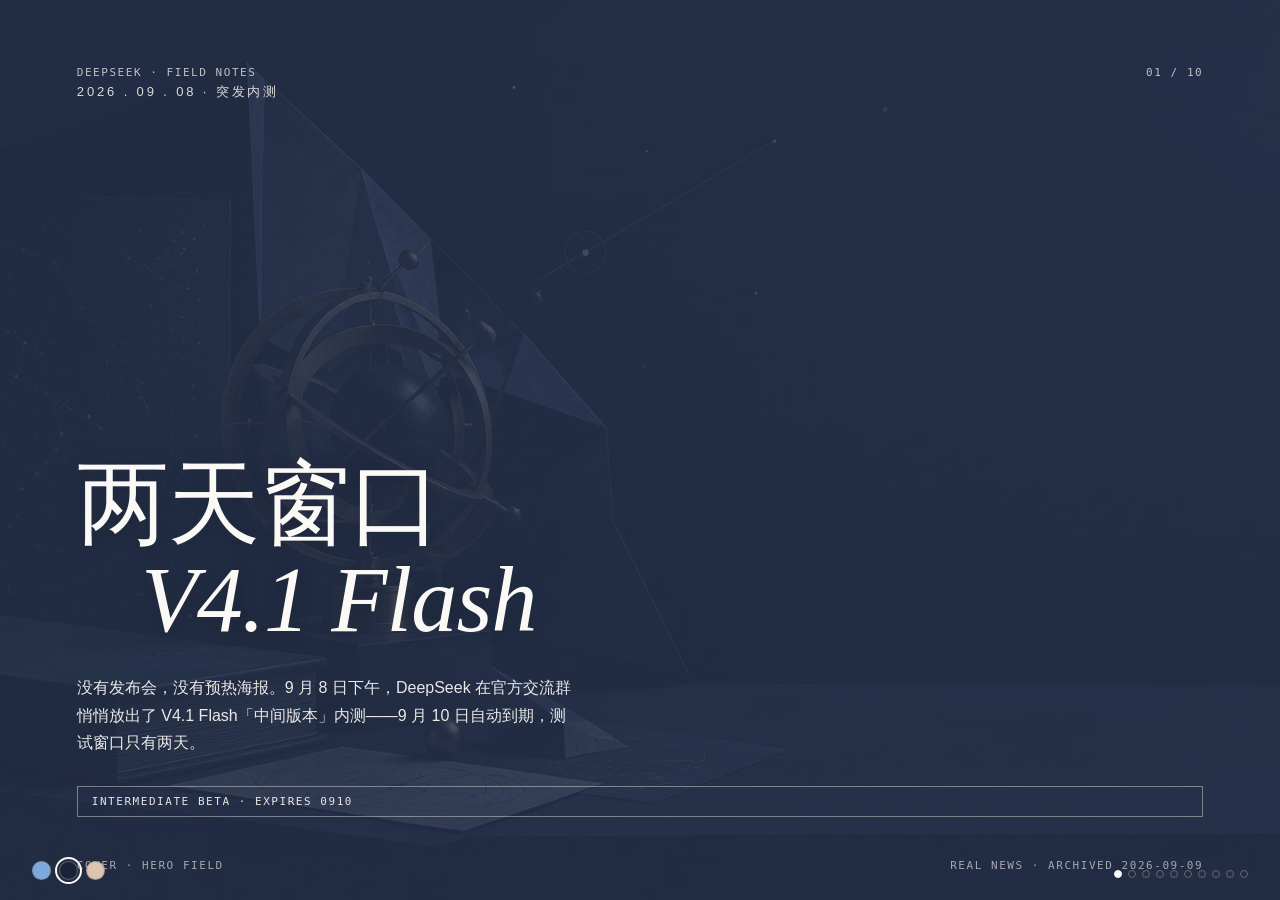
<file: examples/case-deepseek-v41/index.html>
<!DOCTYPE html>
<html lang="zh-CN">
<head>
<meta charset="UTF-8">
<meta name="viewport" content="width=device-width, initial-scale=1.0">
<title>DeepSeek V4.1 Flash · 两天窗口 — Archive Deck</title>
<style>
  :root {
    --paper: #FAF9F5; --paper-2: #F5F4ED;
    --ink: #141413; --ink-2: #3D3D3A;
    --cloud: #D1CFC5; --cloud-dark: #87867F;
    --clay: #D97757; --focus: #2C84DB;
  }
  [data-theme="noon"]    { --hero:#749BD0; --mode-accent:#2F5D8A; --art-pos:62% center; --art-pos-mobile:66% center; }
  [data-theme="night"]   { --hero:#27314B; --mode-accent:#27314B; --art-pos:40% center; --art-pos-mobile:36% center; }
  [data-theme="morning"] { --hero:#AAA9BC; --mode-accent:#8A6D5C; --art-pos:44% center; --art-pos-mobile:40% center; }

  * { margin:0; padding:0; box-sizing:border-box; }
  html, body { height:100%; }
  body {
    background:var(--paper); color:var(--ink);
    font-family:Arial,"Helvetica Neue","PingFang SC","Hiragino Sans GB",sans-serif;
    -webkit-font-smoothing:antialiased; overflow:hidden;
  }
  :focus-visible { outline:2px solid var(--focus); outline-offset:3px; border-radius:2px; }

  #deck {
    display:flex; height:100svh; overflow-x:auto; overflow-y:hidden;
    scroll-snap-type:x mandatory; scroll-behavior:auto; scrollbar-width:none;
  }
  #deck::-webkit-scrollbar { display:none; }
  .slide {
    flex:0 0 100vw; width:100vw; height:100svh;
    scroll-snap-align:start; position:relative; isolation:isolate;
    padding:calc(56px + 3vh) clamp(24px,6vw,96px) calc(56px + 3vh);
    display:flex; flex-direction:column;
  }
  .slide.dark { background:var(--hero); color:var(--paper); }
  .slide.paper { background:var(--paper); color:var(--ink); }

  .chrome, .foot {
    position:absolute; left:clamp(24px,6vw,96px); right:clamp(24px,6vw,96px);
    display:flex; justify-content:space-between; gap:16px;
    font:11px/1.4 ui-monospace,SFMono-Regular,Menlo,monospace;
    letter-spacing:.14em; text-transform:uppercase;
  }
  .chrome { top:calc(56px + 1vh); opacity:.72; }
  .foot { bottom:3vh; opacity:.6; }
  .dark .chrome, .dark .foot { color:var(--paper); }

  .art { position:absolute; inset:0; z-index:-2; width:100%; height:100%;
         object-fit:cover; object-position:var(--art-pos); }
  .wash { position:absolute; inset:0; z-index:-1; background:var(--hero); opacity:.84; }

  .serif { font-family:Georgia,"Iowan Old Style","Songti SC","Times New Roman",serif; }
  .mono { font-family:ui-monospace,SFMono-Regular,Menlo,monospace; }

  /* S1 cover */
  .cover .date { font-size:13px; letter-spacing:.22em; opacity:.85; }
  .cover h1 {
    margin-top:auto; font-weight:400;
    font-size:clamp(44px,7.2vw,104px); line-height:1.04; letter-spacing:-.01em;
    text-shadow:0 2px 18px rgba(20,20,19,.18);
  }
  .cover h1 em { display:block; font-style:italic; margin-left:.7em; }
  .cover .deck-sub { margin-top:26px; font-size:16px; line-height:1.7; opacity:.92; max-width:56ch; }
  .cover .badge {
    display:inline-flex; gap:10px; align-items:center; margin-top:30px;
    font:11px/1 ui-monospace,Menlo,monospace; letter-spacing:.14em; text-transform:uppercase;
    border:1px solid rgba(250,249,245,.45); padding:9px 14px; opacity:.9;
  }

  /* S2 toc */
  .toc { margin:auto; width:min(820px,100%); }
  .toc .toc-date { font-size:12px; letter-spacing:.2em; text-transform:uppercase; opacity:.72; margin-bottom:32px; }
  .toc a {
    display:flex; align-items:baseline; gap:18px; padding:13px 0;
    color:inherit; text-decoration:none;
  }
  .toc .n { font:12px/1 ui-monospace,Menlo,monospace; opacity:.75; flex:none; }
  .toc .t { font-family:Georgia,"Songti SC",serif; font-size:clamp(19px,2.6vw,28px); flex:none; }
  .toc .leader { flex:1; border-bottom:1px dotted rgba(250,249,245,.4); transform:translateY(-5px); }
  .toc .d { font:10px/1.5 ui-monospace,Menlo,monospace; opacity:.6; text-transform:uppercase; letter-spacing:.1em; flex:none; }

  /* S3 event */
  .event .k { font:12px/1 ui-monospace,Menlo,monospace; letter-spacing:.18em; text-transform:uppercase; margin-bottom:18px; }
  .dark .event .k { color:var(--paper); opacity:.85; }
  .event h2 { font-family:Georgia,"Songti SC",serif; font-weight:400; font-size:clamp(32px,4.6vw,58px); line-height:1.12; max-width:22ch; }
  .event-grid { margin-top:auto; margin-bottom:auto; display:grid; grid-template-columns:repeat(3,1fr); border-top:1px solid rgba(250,249,245,.35); }
  .event-cell { padding:22px 22px 0 0; border-right:1px solid rgba(250,249,245,.25); }
  .event-cell + .event-cell { padding-left:22px; }
  .event-cell:last-child { border-right:0; }
  .event-cell b { display:block; font:400 clamp(26px,3vw,40px)/1.05 Georgia,"Songti SC",serif; }
  .event-cell span { display:block; margin-top:8px; font-size:12px; line-height:1.6; opacity:.8; }

  /* paper pages shared */
  .paper .k2 { font:12px/1 ui-monospace,Menlo,monospace; letter-spacing:.18em; text-transform:uppercase; color:var(--clay); margin-bottom:16px; }
  .paper h2 { font-family:Georgia,"Songti SC",serif; font-weight:400; font-size:clamp(30px,4vw,46px); margin-bottom:10px; }
  .paper .lead { font-size:15px; color:var(--ink-2); max-width:60ch; }

  /* S4 speed */
  .speed-body { margin-top:auto; margin-bottom:auto; display:grid; grid-template-columns:minmax(0,7fr) minmax(0,5fr); gap:clamp(24px,4vw,64px); align-items:center; }
  .speed-num { font:400 clamp(88px,13vw,180px)/0.95 Georgia,serif; color:var(--ink); }
  .speed-num small { font-size:.22em; letter-spacing:.06em; color:var(--ink-2); }
  .bars .bar-row { display:grid; grid-template-columns:120px 1fr 60px; gap:14px; align-items:center; margin-bottom:16px; font-size:13px; }
  .bars .track { height:20px; background:var(--cloud); }
  .bars .fill { height:100%; background:var(--mode-accent); }
  .bars .fill.hot { background:var(--clay); }
  .bars output { font:12px/1 ui-monospace,Menlo,monospace; text-align:right; color:var(--ink-2); }
  .bars .note { margin-top:20px; font-size:13px; color:var(--ink-2); max-width:44ch; }

  /* S5 arch */
  .arch h2 { font-family:Georgia,"Songti SC",serif; font-weight:400; font-size:clamp(30px,4.2vw,52px); line-height:1.15; max-width:24ch; }
  .arch h2 em { font-style:italic; }
  .arch-cols { margin-top:auto; margin-bottom:auto; display:grid; grid-template-columns:1fr 1fr; gap:clamp(24px,4vw,64px); }
  .arch-cols .col { border-top:1px solid rgba(250,249,245,.35); padding-top:20px; }
  .arch-cols h3 { font:12px/1 ui-monospace,Menlo,monospace; letter-spacing:.16em; text-transform:uppercase; opacity:.8; margin-bottom:16px; font-weight:400; }
  .arch-cols p { font-size:14px; line-height:1.75; opacity:.92; }

  /* S6 pricing table */
  .ptable { margin-top:auto; margin-bottom:auto; width:100%; max-width:960px; }
  .ptable .row { display:grid; grid-template-columns:1.4fr 1fr 1fr 1fr; gap:12px; padding:14px 0; border-bottom:1px solid var(--cloud); font-size:14px; align-items:baseline; }
  .ptable .row.head { font:11px/1.4 ui-monospace,Menlo,monospace; letter-spacing:.12em; text-transform:uppercase; color:var(--cloud-dark); border-bottom:1px solid var(--ink); }
  .ptable .row .v { font:14px/1 ui-monospace,Menlo,monospace; text-align:right; }
  .ptable .row .eq { color:var(--clay); font:12px/1 ui-monospace,Menlo,monospace; letter-spacing:.08em; }
  .ptable .note { margin-top:22px; font-size:13px; color:var(--ink-2); max-width:52ch; }

  /* S7 timeline */
  .tl { margin-top:auto; margin-bottom:auto; position:relative; max-width:1080px; }
  .tl .spine { position:absolute; left:0; right:0; top:26px; border-top:1px solid var(--cloud); }
  .tl ol { list-style:none; display:grid; grid-template-columns:repeat(6,1fr); gap:0 clamp(16px,2vw,32px); }
  .tl li { padding-top:52px; position:relative; }
  .tl li::before { content:''; position:absolute; top:21px; left:0; width:11px; height:11px; border-radius:50%; background:var(--paper); border:1px solid var(--ink); }
  .tl li.hot::before { background:var(--clay); border-color:var(--clay); }
  .tl .d { font:11px/1 ui-monospace,Menlo,monospace; letter-spacing:.08em; color:var(--cloud-dark); }
  .tl .t { font-family:Georgia,"Songti SC",serif; font-size:16px; margin-top:10px; line-height:1.4; }
  .tl .s { font-size:12px; color:var(--ink-2); margin-top:8px; line-height:1.6; }
  .tl li.hot .d { color:var(--clay); font-weight:700; }

  /* S8 concurrency statement */
  .conc .statement { font-family:Georgia,"Songti SC",serif; font-weight:400; font-size:clamp(32px,4.8vw,60px); line-height:1.2; max-width:26ch; margin:auto 0; }
  .conc .statement em { font-style:italic; }
  .conc .vs { display:flex; gap:clamp(28px,5vw,72px); align-items:baseline; margin-top:44px; }
  .conc .vs b { font:400 clamp(48px,7vw,96px)/1 Georgia,serif; }
  .conc .vs span { display:block; font:11px/1.6 ui-monospace,Menlo,monospace; letter-spacing:.12em; text-transform:uppercase; opacity:.72; margin-top:12px; }
  .conc .vs .dim { opacity:.45; }

  /* S9 question */
  .ask { margin:auto; max-width:56ch; text-align:left; }
  .ask .q-mark { font:400 clamp(60px,8vw,110px)/1 Georgia,serif; font-style:italic; opacity:.9; }
  .ask p { font-family:Georgia,"Songti SC",serif; font-size:clamp(26px,3.2vw,42px); line-height:1.3; margin-top:24px; }
  .ask .sub { font:13px/1.8 Arial,"PingFang SC",sans-serif; opacity:.85; margin-top:28px; max-width:52ch; }

  /* S10 sources */
  .src { margin:auto; width:min(860px,100%); }
  .src h2 { font-family:Georgia,"Songti SC",serif; font-weight:400; font-size:clamp(28px,3.6vw,42px); margin-bottom:36px; }
  .src ol { list-style:none; }
  .src li { display:flex; gap:16px; align-items:baseline; padding:12px 0; border-bottom:1px dotted rgba(250,249,245,.35); font-size:13px; line-height:1.6; }
  .src .n { font:11px/1 ui-monospace,Menlo,monospace; opacity:.7; flex:none; }
  .src .w { opacity:.92; }
  .src .u { font:11px/1.5 ui-monospace,Menlo,monospace; opacity:.55; margin-left:auto; text-align:right; flex:none; max-width:44%; word-break:break-all; }
  .src .fine { margin-top:36px; font-size:12px; line-height:1.8; opacity:.75; }

  .theme-dots { position:fixed; left:clamp(16px,3vw,32px); bottom:20px; z-index:20; display:flex; gap:8px; }
  .theme-dots button { width:19px; height:19px; padding:0; border-radius:50%; cursor:pointer; border:1px solid rgba(128,128,128,.6); }
  .theme-dots button[data-mode="noon"] { background:#7EA9DE; }
  .theme-dots button[data-mode="night"] { background:#1A2237; }
  .theme-dots button[data-mode="morning"] { background:#DCC4B3; }
  .theme-dots button[aria-pressed="true"] { outline:2px solid var(--ink); outline-offset:2px; }
  .dark-on .theme-dots button[aria-pressed="true"] { outline-color:#FAF9F5; }
  .pager { position:fixed; right:clamp(16px,3vw,32px); bottom:22px; z-index:20; display:flex; gap:6px; }
  .pager button { width:8px; height:8px; border-radius:50%; border:1px solid rgba(128,128,128,.7); background:transparent; padding:0; cursor:pointer; }
  .pager button[aria-current="true"] { background:var(--ink); border-color:var(--ink); }
  .dark-on .pager button[aria-current="true"] { background:#FAF9F5; border-color:#FAF9F5; }

  @media (max-width:760px) {
    .slide { padding:calc(56px + 3vh) 24px calc(72px + 3vh); }
    .art { object-position:var(--art-pos-mobile); }
    .chrome { left:24px; right:24px; font-size:10px; }
    .foot { display:none; }
    .event-grid { grid-template-columns:1fr; border-top:0; gap:0; }
    .event-cell { border-right:0; border-top:1px solid rgba(250,249,245,.25); padding:18px 0 0 0; margin-top:18px; }
    .speed-body { grid-template-columns:1fr; gap:36px; }
    .arch-cols { grid-template-columns:1fr; gap:28px; }
    .ptable .row { grid-template-columns:1.2fr .8fr .8fr; font-size:12px; }
    .ptable .row .v:last-child, .ptable .row .eq { display:none; }
    .tl { overflow-x:auto; padding-bottom:12px; }
    .tl ol { grid-template-columns:repeat(6,minmax(150px,1fr)); }
    .src li { flex-wrap:wrap; }
    .src .u { margin-left:0; width:100%; max-width:100%; text-align:left; }
    .theme-dots { bottom:16px; } .pager { bottom:20px; }
  }
  @media (prefers-reduced-motion:reduce) { #deck { scroll-snap-type:none; } }
</style>
</head>
<body data-theme="night">

<div id="deck">

  <!-- 01 封面 -->
  <section class="slide dark cover" data-slide="0">
    <img class="art" src="assets/night.webp" alt="" aria-hidden="true"><div class="wash" aria-hidden="true"></div>
    <div class="chrome"><span>DeepSeek · Field Notes</span><span>01 / 10</span></div>
    <p class="date">2026 . 09 . 08 · 突发内测</p>
    <h1 class="serif">两天窗口<em>V4.1 Flash</em></h1>
    <p class="deck-sub">没有发布会，没有预热海报。9 月 8 日下午，DeepSeek 在官方交流群悄悄放出了 V4.1 Flash「中间版本」内测——9 月 10 日自动到期，测试窗口只有两天。</p>
    <span class="badge mono">Intermediate beta · expires 0910</span>
    <div class="foot"><span>Cover · Hero field</span><span>Real news · archived 2026-09-09</span></div>
  </section>

  <!-- 02 目录 -->
  <section class="slide dark" data-slide="1">
    <img class="art" src="assets/night.webp" alt="" aria-hidden="true"><div class="wash" aria-hidden="true"></div>
    <div class="chrome"><span>DeepSeek · Contents</span><span>02 / 10</span></div>
    <nav class="toc" aria-label="目录">
      <p class="toc-date">索引 · 十页速览</p>
      <ol style="list-style:none">
        <li><a href="#" data-go="2"><span class="n">[03]</span><span class="t">发生了什么</span><span class="leader"></span><span class="d">event</span></a></li>
        <li><a href="#" data-go="3"><span class="n">[04]</span><span class="t">速度实测</span><span class="leader"></span><span class="d">evidence</span></a></li>
        <li><a href="#" data-go="4"><span class="n">[05]</span><span class="t">新架构 × 原生多模态</span><span class="leader"></span><span class="d">architecture</span></a></li>
        <li><a href="#" data-go="5"><span class="n">[06]</span><span class="t">计费不变</span><span class="leader"></span><span class="d">pricing</span></a></li>
        <li><a href="#" data-go="6"><span class="n">[07]</span><span class="t">四十天五步</span><span class="leader"></span><span class="d">timeline</span></a></li>
        <li><a href="#" data-go="7"><span class="n">[08]</span><span class="t">20 并发的暗示</span><span class="leader"></span><span class="d">limits</span></a></li>
        <li><a href="#" data-go="8"><span class="n">[09]</span><span class="t">问卷里的野心</span><span class="leader"></span><span class="d">the question</span></a></li>
        <li><a href="#" data-go="9"><span class="n">[10]</span><span class="t">来源与边界</span><span class="leader"></span><span class="d">sources</span></a></li>
      </ol>
    </nav>
    <div class="foot"><span>Index · Dot leaders</span><span>点击条目可跳页</span></div>
  </section>

  <!-- 03 发生了什么 -->
  <section class="slide dark event" data-slide="2">
    <img class="art" src="assets/night.webp" alt="" aria-hidden="true"><div class="wash" aria-hidden="true"></div>
    <div class="chrome"><span>DeepSeek · Event</span><span>03 / 10</span></div>
    <p class="k">[03] · 9 月 8 日下午 · 官方交流群</p>
    <h2>一个只活两天的模型，<br>换上了全新的骨架</h2>
    <div class="event-grid">
      <div class="event-cell"><b>2 天</b><span>测试窗口。模型名里直接写着 expires-on-0910，9 月 10 日自动下线。</span></div>
      <div class="event-cell"><b>0 改动</b><span>base_url 不变，把模型名换成 deepseek-v4.1-flash-expires-on-0910 即可调用。</span></div>
      <div class="event-cell"><b>1 次重构</b><span>官方明确：采用新的模型结构——V4 系列沿用旧架构，这是架构级迭代，不是调参。</span></div>
    </div>
    <div class="foot"><span>Event · Three facts</span><span>官方群通知 · 多家媒体报道</span></div>
  </section>

  <!-- 04 速度 -->
  <section class="slide paper" data-slide="3">
    <div class="chrome"><span>DeepSeek · Evidence</span><span>04 / 10</span></div>
    <p class="k2">[04] · 开发者实测输出速度</p>
    <h2>快，而且更快了</h2>
    <div class="speed-body">
      <div><div class="speed-num">507<small> tokens/s</small></div>
      <p class="lead" style="margin-top:18px">X 上开发者分享的最高实测输出速度。普遍报告超过 300 tokens/s——V4 Flash 本就以速度见长，V4.1 Flash 把这个优势继续往前推。</p></div>
      <div class="bars">
        <div class="bar-row"><span>最高实测</span><div class="track"><div class="fill hot" style="width:100%"></div></div><output>507</output></div>
        <div class="bar-row"><span>鹈鹕骑车 SVG</span><div class="track"><div class="fill" style="width:65%"></div></div><output>328</output></div>
        <div class="bar-row"><span>普遍水平</span><div class="track"><div class="fill" style="width:59%"></div></div><output>300+</output></div>
        <p class="note">数字来自开发者自发分享的非正式基准（X / 社群），非官方跑分；仅供体感参考。</p>
      </div>
    </div>
    <div class="foot"><span>Evidence · Community benchmarks</span><span>非官方实测</span></div>
  </section>

  <!-- 05 架构 -->
  <section class="slide dark arch" data-slide="4">
    <img class="art" src="assets/night.webp" alt="" aria-hidden="true"><div class="wash" aria-hidden="true"></div>
    <div class="chrome"><span>DeepSeek · Architecture</span><span>05 / 10</span></div>
    <p class="k">[05] · 官方表述</p>
    <h2>多模态不再是<em>外挂</em>，<br>而是骨架的一部分</h2>
    <div class="arch-cols">
      <div class="col">
        <h3>V4 Flash · 旧架构</h3>
        <p>图文输入依赖插件式的 Vision 扩展包——8 月 21 日上线的 V4-Flash-Vision-Exp 就是这条路：能力是「接上去」的，文本、图像各走各的门。</p>
      </div>
      <div class="col">
        <h3>V4.1 Flash · 新架构</h3>
        <p>文本、图像、音频输入统一处理，原生多模态。官方同时强调「能力更强、速度更快、成本更低」——架构重构的红利，一次给齐。</p>
      </div>
    </div>
    <div class="foot"><span>Architecture · Native multimodal</span><span>官方文档表述</span></div>
  </section>

  <!-- 06 计费 -->
  <section class="slide paper" data-slide="5">
    <div class="chrome"><span>DeepSeek · Pricing</span><span>06 / 10</span></div>
    <p class="k2">[06] · 内测期计费 · 与 V4 Flash 完全一致</p>
    <h2>新架构，旧账单</h2>
    <div class="ptable">
      <div class="row head"><span>每百万 tokens</span><span class="v">缓存命中输入</span><span class="v">未命中输入</span><span class="v">输出</span></div>
      <div class="row"><span>错峰时段</span><span class="v">¥0.05</span><span class="v">¥1.5</span><span class="v">¥4.5</span></div>
      <div class="row"><span>高峰时段</span><span class="v">¥0.1</span><span class="v">¥3</span><span class="v">¥9</span></div>
      <div class="row"><span>内测加价</span><span class="eq">无</span><span class="eq">无</span><span class="eq">无</span></div>
    </div>
    <p class="lead" style="margin-top:8px">计费与 deepseek-v4-flash 逐项对齐，没有测试溢价。换架构不换价签——这在 DeepSeek 的更新史上已经成为惯例。</p>
    <div class="foot"><span>Pricing · Identical to V4 Flash</span><span>单位：人民币 / 百万 tokens</span></div>
  </section>

  <!-- 07 时间线 -->
  <section class="slide paper" data-slide="6">
    <div class="chrome"><span>DeepSeek · Timeline</span><span>07 / 10</span></div>
    <p class="k2">[07] · 2026 年 4 → 9 月</p>
    <h2>四十天，五步棋</h2>
    <div class="tl">
      <div class="spine" aria-hidden="true"></div>
      <ol>
        <li><span class="d">04 · 24</span><div class="t">V4 Preview 开源</div><p class="s">Pro 1.6T/49B 激活 · Flash 284B/13B · 1M 上下文 · MIT</p></li>
        <li><span class="d">07 · 31</span><div class="t">V4 Flash 公测</div><p class="s">生产 API 开放，速度型主力就位</p></li>
        <li><span class="d">08 · 13</span><div class="t">V4 Pro 上线</div><p class="s">生产 API + Harness v0.1 同步开源</p></li>
        <li><span class="d">08 · 21</span><div class="t">Vision Exp</div><p class="s">V4-Flash-Vision-Exp，外挂式视觉理解</p></li>
        <li class="hot"><span class="d">09 · 08</span><div class="t">V4.1 Flash 内测</div><p class="s">新架构 · 原生多模态 · 两天窗口</p></li>
        <li><span class="d">09 · 10</span><div class="t">自动下线</div><p class="s">窗口关闭，等下一声发令枪</p></li>
      </ol>
    </div>
    <div class="foot"><span>Timeline · Cadence</span><span>密集更新节奏仍在加速</span></div>
  </section>

  <!-- 08 并发暗示 -->
  <section class="slide dark conc" data-slide="7">
    <img class="art" src="assets/night.webp" alt="" aria-hidden="true"><div class="wash" aria-hidden="true"></div>
    <div class="chrome"><span>DeepSeek · Limits</span><span>08 / 10</span></div>
    <p class="k">[08] · 一个容易忽略的限制</p>
    <p class="statement">20 并发，只够验证功能，<br>不够跑<em>生产</em>。</p>
    <div class="vs">
      <div><b>20</b><span>V4.1 Flash 内测</span></div>
      <div class="dim"><b>500</b><span>V4 Pro 正式</span></div>
      <div class="dim"><b>2500</b><span>V4 Flash 正式</span></div>
    </div>
    <div class="foot"><span>Limits · Per account</span><span>定位：功能验证而非压力测试</span></div>
  </section>

  <!-- 09 问卷野心 -->
  <section class="slide dark" data-slide="8">
    <img class="art" src="assets/night.webp" alt="" aria-hidden="true"><div class="wash" aria-hidden="true"></div>
    <div class="chrome"><span>DeepSeek · The Question</span><span>09 / 10</span></div>
    <div class="ask">
      <div class="q-mark serif">?</div>
      <p>「V4.1 Flash 能否全面替换线上 V4 Pro？」</p>
      <p class="sub">—— DeepSeek 随内测发出的匿名问卷原话。一个 Flash 级架构，被公开试探能否吃掉旗舰 Pro 的负载。这大概就是这轮内测真正的意图：用更低的价位，承接更高的野心。</p>
    </div>
    <div class="foot"><span>The question · Official survey</span><span>Flash 的价格 · Pro 的野心</span></div>
  </section>

  <!-- 10 来源 -->
  <section class="slide dark" data-slide="9">
    <img class="art" src="assets/night.webp" alt="" aria-hidden="true"><div class="wash" aria-hidden="true"></div>
    <div class="chrome"><span>DeepSeek · Sources</span><span>10 / 10</span></div>
    <div class="src">
      <h2>来源与边界</h2>
      <ol>
        <li><span class="n">[1]</span><span class="w">DeepSeek 官方交流群内测通知（经多家媒体转述核实）· 2026-09-08</span><span class="u">官方群</span></li>
        <li><span class="n">[2]</span><span class="w">AI 中文社区：V4.1 Flash 中间版本内测详情（模型 ID / 计费 / 限流 / 问卷）</span><span class="u">aizws.net</span></li>
        <li><span class="n">[3]</span><span class="w">BigGo Finance：Two-Day Limited Beta for V4.1 Flash（并发对比 / 速度实测汇总）</span><span class="u">finance.biggo.com</span></li>
        <li><span class="n">[4]</span><span class="w">36氪英文版：Flash-Tier Model with Pro-Level Ambition</span><span class="u">eu.36kr.com</span></li>
        <li><span class="n">[5]</span><span class="w">DeepSeek 官方：V4 Preview 发布页（V4-Pro / V4-Flash 参数与 1M 上下文）</span><span class="u">deepseek.com</span></li>
      </ol>
      <p class="fine">事实边界：速度数字为开发者自发实测，非官方基准；参数规模以官方发布页为准；内测信息截至 2026-09-09 整理。视觉说明：本 deck 为 claude-fable-5-1-theme-workflow skill 的 night mode 演示案例，配图均为原创概念图，非官方素材、不作为证据；版式与 Anthropic 无隶属关系。</p>
    </div>
    <div class="foot"><span>Sources · Verified 2026-09-09</span><span>Style study · Fable 5.1 night</span></div>
  </section>

</div>

<div class="theme-dots" role="group" aria-label="色彩主题">
  <button type="button" data-mode="noon" aria-pressed="false" aria-label="Noon 主题"></button>
  <button type="button" data-mode="night" aria-pressed="true" aria-label="Night 主题"></button>
  <button type="button" data-mode="morning" aria-pressed="false" aria-label="Morning 主题"></button>
</div>
<div class="pager" role="group" aria-label="页码"></div>

<script>
(function () {
  var deck = document.getElementById('deck');
  var slides = Array.prototype.slice.call(deck.querySelectorAll('.slide'));
  var dots = Array.prototype.slice.call(document.querySelectorAll('.theme-dots button'));
  var arts = Array.prototype.slice.call(document.querySelectorAll('.art'));
  var pager = document.querySelector('.pager');
  var current = 0;

  var MODE_ART = { noon: 'assets/noon.webp', night: 'assets/night.webp', morning: 'assets/morning.webp' };

  slides.forEach(function (_, i) {
    var b = document.createElement('button');
    b.type = 'button';
    b.setAttribute('aria-label', '跳到第 ' + (i + 1) + ' 页');
    b.addEventListener('click', function () { go(i); });
    pager.appendChild(b);
  });
  var pageDots = Array.prototype.slice.call(pager.children);

  function go(i) {
    i = Math.max(0, Math.min(slides.length - 1, i));
    deck.scrollTo({ left: i * deck.clientWidth, behavior: 'auto' });
  }
  function sync() {
    var i = Math.round(deck.scrollLeft / deck.clientWidth);
    if (i === current) return;
    current = i;
    pageDots.forEach(function (d, j) { d.setAttribute('aria-current', String(j === i)); });
    document.body.classList.toggle('dark-on', slides[i].classList.contains('dark'));
  }
  deck.addEventListener('scroll', sync, { passive: true });
  window.addEventListener('resize', function () { go(current); });

  window.addEventListener('keydown', function (e) {
    if (e.key === 'ArrowRight' || e.key === 'PageDown' || e.key === ' ') { go(current + 1); e.preventDefault(); }
    if (e.key === 'ArrowLeft'  || e.key === 'PageUp')                   { go(current - 1); e.preventDefault(); }
    if (e.key === 'Home') { go(0); e.preventDefault(); }
    if (e.key === 'End')  { go(slides.length - 1); e.preventDefault(); }
  });

  document.querySelectorAll('[data-go]').forEach(function (a) {
    a.addEventListener('click', function (e) { e.preventDefault(); go(parseInt(a.dataset.go, 10)); });
  });

  dots.forEach(function (btn) {
    btn.addEventListener('click', function () {
      var mode = btn.dataset.mode;
      document.body.dataset.theme = mode;
      arts.forEach(function (img) { img.src = MODE_ART[mode]; });
      dots.forEach(function (b) { b.setAttribute('aria-pressed', String(b === btn)); });
    });
  });

  deck.addEventListener('wheel', function (e) {
    if (Math.abs(e.deltaY) > Math.abs(e.deltaX)) {
      deck.scrollLeft += e.deltaY;
      e.preventDefault();
    }
  }, { passive: false });

  sync();
  pageDots[0].setAttribute('aria-current', 'true');
  document.body.classList.toggle('dark-on', slides[0].classList.contains('dark'));
})();
</script>
</body>
</html>
</file>
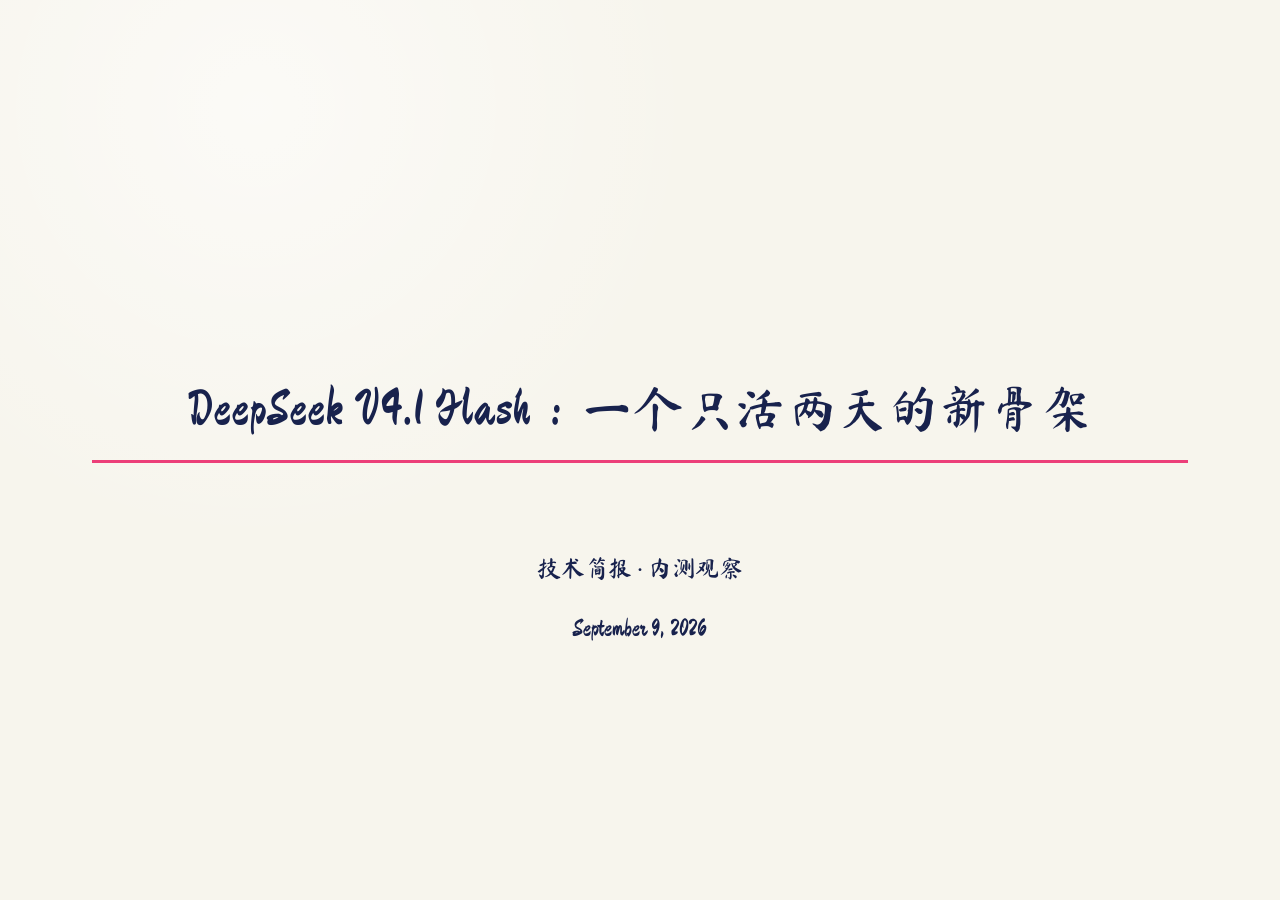
<file: examples/case-deepseek-v41/wanghong/index.html>
<!doctype html>
<html lang="zh-CN">
<head>
<meta charset="utf-8">
<meta name="viewport" content="width=device-width, initial-scale=1">
<title>DeepSeek V4.1 Flash · 两天窗口 — 手写学术报告</title>
<link rel="stylesheet" href="assets/base.css">
<link rel="stylesheet" href="assets/animations.css">
<link rel="stylesheet" href="assets/neat-annotations.css">
<link rel="stylesheet" href="assets/template.css">
<style>
@font-face {
  font-family: "Ma Shan Zheng";
  src: url("MaShanZheng-Regular.ttf") format("truetype");
  font-weight: 400; font-style: normal; font-display: swap;
}
/* 案例页局部补充：数字页与双栏 */
.big-figure { font-size: 150px; line-height: .95; letter-spacing: .02em; }
.big-figure small { font-size: 40px; color: var(--muted); }
.speed-grid { display: grid; grid-template-columns: 1fr 1fr; gap: 70px; align-items: center; }
.speed-note { font-size: 24px; line-height: 1.8; display: grid; gap: 20px; }
.arch-cols { display: grid; grid-template-columns: 1fr 1fr; gap: 64px; margin-top: 10px; }
.arch-col h3 { font-size: 30px; color: var(--blue); font-weight: 500; margin: 0 0 18px; }
.arch-col p { font-size: 25px; line-height: 1.7; margin: 0; }
.arch-col .vs-arrow { display:none; }
.tl-flow { display: grid; grid-template-columns: repeat(5, 1fr); gap: 18px; align-items: stretch; margin-top: 30px; }
.tl-node { border: 3px solid var(--ink); padding: 18px 14px; font-size: 20px; line-height: 1.5; position: relative; background: transparent; }
.tl-node .d { display: block; color: var(--blue); font-size: 22px; margin-bottom: 10px; }
.tl-node.hot { border-color: var(--magenta); }
.tl-node.hot .d { color: var(--magenta); }
.tl-cap { margin-top: 34px; font-size: 24px; }
.conc-nums { display: flex; gap: 90px; align-items: baseline; margin: 40px 0 50px; }
.conc-nums .n b { font-size: 120px; font-weight: 500; line-height: 1; }
.conc-nums .n span { display: block; font-size: 24px; margin-top: 14px; color: var(--muted); }
.conc-nums .n.dim b, .conc-nums .n.dim span { opacity: .45; }
.src-list { display: grid; gap: 16px; font-size: 22px; line-height: 1.6; margin-top: 10px; }
.src-list .row { display: flex; gap: 18px; align-items: baseline; }
.src-list .row .no { color: var(--blue); flex: none; }
.src-list .row .u { margin-left: auto; color: var(--muted); font-size: 19px; flex: none; }
</style>
</head>
<body>
<main class="deck">

  <!-- 1 封面：极简 + 下半页留白 -->
  <section class="slide cover is-active" data-title="封面">
    <h1>DeepSeek V4.1 Flash：一个只活两天的新骨架</h1>
    <div class="cover-meta">
      <span>技术简报 · 内测观察</span>
      <span>September 9, 2026</span>
    </div>
    <aside class="notes">今天回答一个问题：这个两天就下线的「中间版本」，为什么值得认真看。</aside>
  </section>

  <!-- 2 事件流程 -->
  <section class="slide" data-title="事件">
    <h2 class="slide-title">9 月 8 日下午，发生了什么？</h2>
    <div class="flow">
      <div class="flow-box">官方交流群<br>一条通知</div>
      <div class="flow-arrow">→</div>
      <div class="flow-box"><span class="mark-yellow">换模型名即可调用</span><br><span style="font-size:22px">deepseek-v4.1-flash-<br>expires-on-0910</span></div>
      <div class="flow-arrow">→</div>
      <div class="flow-box"><span class="mark-coral">9 月 10 日</span><br>自动下线</div>
    </div>
    <div class="result-box">没有发布会、没有预热：窗口只有两天，模型名里直接写着死期</div>
    <aside class="notes">强调「中间版本」这个官方自称——它不是正式版，是一次公开的功能验证。</aside>
  </section>

  <!-- 3 速度坐标 -->
  <section class="slide" data-title="速度">
    <h2 class="slide-title">它到底有多快？</h2>
    <div class="speed-grid">
      <div>
        <div class="big-figure"><span class="mark-yellow">507</span><small> tokens/s</small></div>
        <div style="font-size:24px; margin-top:26px; line-height:1.7">开发者实测最高输出速度。<br>普遍报告超过 <span class="ann ann-n ann-green" data-note="已很快">300 tokens/s</span>。</div>
      </div>
      <svg viewBox="0 0 720 460" role="img" aria-label="手绘柱状图：三个实测速度">
        <defs><filter id="w1"><feTurbulence baseFrequency="0.02" numOctaves="1" seed="7" result="n"/><feDisplacementMap in="SourceGraphic" in2="n" scale="1.5"/></filter></defs>
        <g filter="url(#w1)" fill="none" stroke="var(--ink)" stroke-width="4" stroke-linecap="round">
          <path d="M100 400 L660 400"/>
          <path d="M100 400 L100 60"/>
          <rect x="150" y="90" width="90" height="310" fill="var(--blue)" stroke="none"/>
          <rect x="330" y="200" width="90" height="200" fill="var(--ink)" stroke="none"/>
          <rect x="510" y="215" width="90" height="185" fill="var(--ink)" stroke="none"/>
        </g>
        <text x="160" y="70" font-size="30" fill="var(--blue)">507</text>
        <text x="340" y="180" font-size="30">328</text>
        <text x="520" y="195" font-size="30">300+</text>
        <text x="140" y="445" font-size="24">最高实测</text>
        <text x="310" y="445" font-size="24">鹈鹕骑车SVG</text>
        <text x="510" y="445" font-size="24">普遍水平</text>
      </svg>
    </div>
    <div class="result-box" style="margin-top:26px">数字来自社区非正式实测，不是官方跑分——但量级一致</div>
    <aside class="notes">先读大数字，再解释三根柱子；强调这是体感证据而非基准测试。</aside>
  </section>

  <!-- 4 架构对比 -->
  <section class="slide" data-title="架构">
    <h2 class="slide-title">多模态，从外挂变成骨架</h2>
    <div class="arch-cols">
      <div class="arch-col">
        <h3>V4 Flash · 旧架构</h3>
        <p>图文靠 <span class="ann ann-n ann-blue" data-note="8月21日上线">Vision 扩展包</span> 接入——能力是「装上去」的，文本和图像各走各的门。</p>
      </div>
      <div class="arch-col">
        <h3 style="color:var(--magenta)">V4.1 Flash · 新架构</h3>
        <p>文本、图像、音频<span class="mark-yellow">统一处理</span>，原生多模态。官方原话：能力更强、速度更快、成本更低。</p>
      </div>
    </div>
    <div class="result-box" style="margin-top:60px">这是架构级迭代，不是调参：V4 系列沿用旧架构，V4.1 换了骨架</div>
    <aside class="notes">左栏讲旧路，右栏讲新路；落到玫红框：区别在骨架，不在参数。</aside>
  </section>

  <!-- 5 计费表 -->
  <section class="slide" data-title="计费">
    <h2 class="slide-title">新架构，账单变了吗？</h2>
    <table class="hand-table">
      <thead><tr><th>每百万 tokens</th><th>缓存命中输入</th><th>未命中输入</th><th>输出</th></tr></thead>
      <tbody>
        <tr><td>错峰时段</td><td>¥0.05</td><td>¥1.5</td><td>¥4.5</td></tr>
        <tr><td>高峰时段</td><td>¥0.1</td><td>¥3</td><td>¥9</td></tr>
        <tr><td>内测加价</td><td><span class="mark-green">无</span></td><td><span class="mark-green">无</span></td><td><span class="mark-green">无</span></td></tr>
      </tbody>
    </table>
    <div class="result-box" style="margin-top:52px">与 deepseek-v4-flash 逐项对齐——换架构，不换价签</div>
    <aside class="notes">让观众先扫绿色那一行，再回看具体数字；这是 DeepSeek 的老习惯了。</aside>
  </section>

  <!-- 6 时间线 -->
  <section class="slide" data-title="时间线">
    <h2 class="slide-title">放回时间线里看：四十天，五步棋</h2>
    <div class="tl-flow">
      <div class="tl-node"><span class="d">04·24</span>V4 Preview 开源<br><span style="font-size:17px">Pro 1.6T/49B · Flash 284B/13B · 1M · MIT</span></div>
      <div class="tl-node"><span class="d">07·31</span>V4 Flash 公测<br><span style="font-size:17px">生产 API 开放</span></div>
      <div class="tl-node"><span class="d">08·13</span>V4 Pro 上线<br><span style="font-size:17px">+ Harness v0.1 开源</span></div>
      <div class="tl-node"><span class="d">08·21</span>Vision Exp<br><span style="font-size:17px">外挂式视觉理解</span></div>
      <div class="tl-node hot"><span class="d">09·08</span>V4.1 Flash 内测<br><span style="font-size:17px">新架构 · 两天窗口</span></div>
    </div>
    <p class="tl-cap">节奏没有放慢——这个「中间版本」很可能是<span class="mark-yellow">下一轮更新周期的发令枪</span>。</p>
    <aside class="notes">沿着五个节点走一遍，停在玫红框：密度本身就是信号。</aside>
  </section>

  <!-- 7 并发限制 -->
  <section class="slide" data-title="限制">
    <h2 class="slide-title">一个容易忽略的限制</h2>
    <div class="conc-nums">
      <div class="n"><b style="color:var(--magenta)">20</b><span>V4.1 Flash 内测并发</span></div>
      <div class="n dim"><b>500</b><span>V4 Pro 正式</span></div>
      <div class="n dim"><b>2500</b><span>V4 Flash 正式</span></div>
    </div>
    <div class="result-box">只够功能验证，不够生产负载——这恰恰说明它是「中间版本」</div>
    <aside class="notes">把 20 和 2500 放在一起读；限制本身就是定位声明。</aside>
  </section>

  <!-- 8 结论：问卷 -->
  <section class="slide" data-title="结论">
    <h2 class="slide-title">最后，只剩一个官方问题</h2>
    <div class="formula-summary" style="font-size:40px; margin-top:60px">
      <span>新架构</span> + <span>原生多模态</span> + <span>更快</span> + <span>同价</span>
    </div>
    <div style="text-align:center; font-size:34px; margin-top:70px; line-height:1.6">
      <span class="ann ann-n ann-magenta" data-note="匿名问卷原话">「V4.1 Flash 能否全面替换线上 V4 Pro？」</span>
    </div>
    <div class="result-box" style="margin-top:60px">一个 Flash 级架构，被公开试探能否吃掉旗舰 Pro 的负载</div>
    <aside class="notes">这是全场唯一加引号的句子——它是 DeepSeek 自己问的。</aside>
  </section>

  <!-- 9 结束 -->
  <section class="slide thanks" data-title="结束">
    <h2>Thank you!</h2>
    <div class="result-box" style="font-size:22px">来源：DeepSeek 官方群通知 · AI 中文社区 · BigGo · 36氪 · DeepSeek 官方发布页<br>速度数字为社区非正式实测 · 信息截至 2026-09-09</div>
    <aside class="notes">收尾保持安静；来源与事实边界已经写在结论框里。</aside>
  </section>

</main>
<script src="assets/runtime.js?v=20260909"></script>
</body>
</html>
</file>
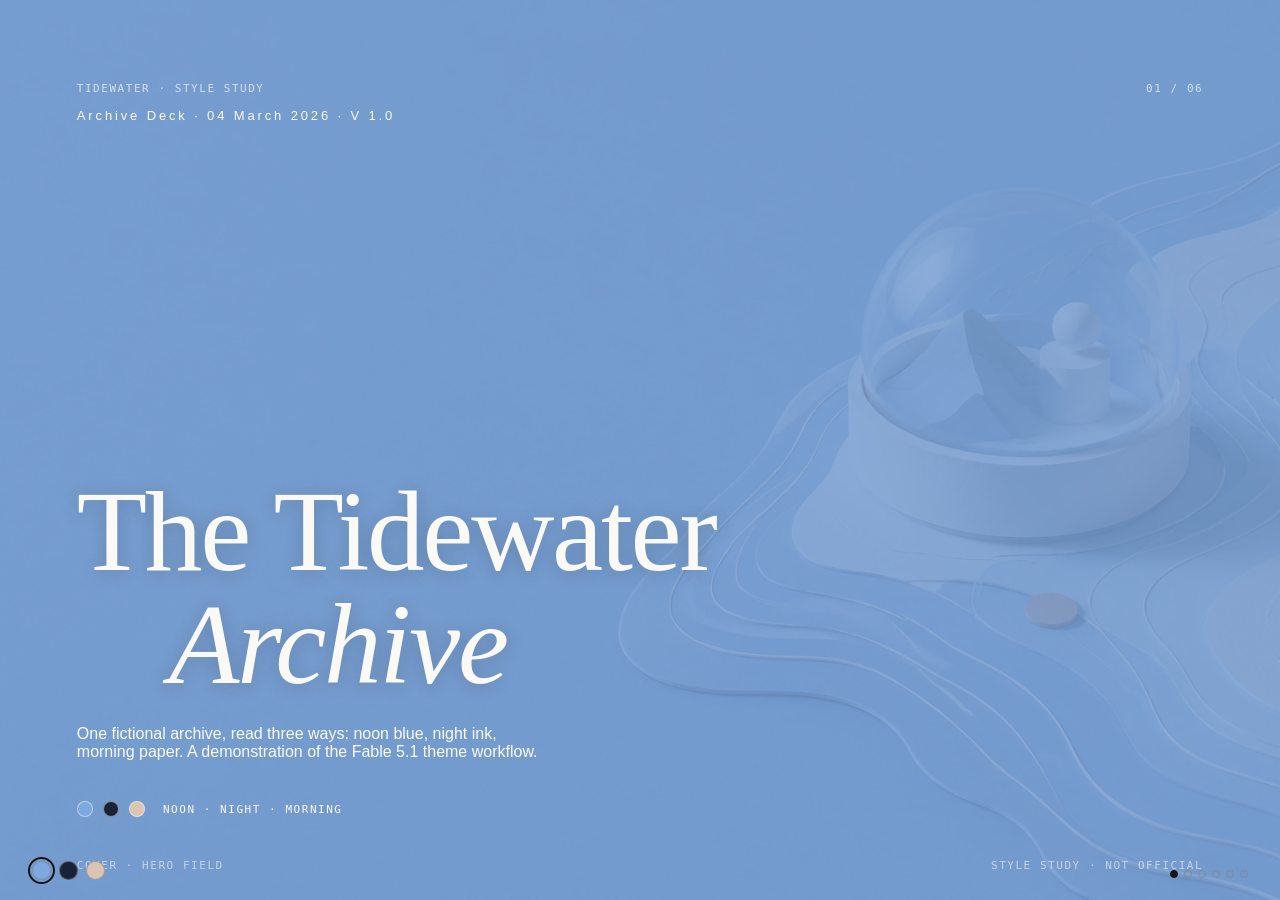
<file: examples/theme-deck.html>
<!DOCTYPE html>
<html lang="en">
<head>
<meta charset="UTF-8">
<meta name="viewport" content="width=device-width, initial-scale=1.0">
<title>Tidewater Archive — Fable 5.1 Archive Deck (Style Study)</title>
<style>
  :root {
    --paper: #FAF9F5; --paper-2: #F5F4ED;
    --ink: #141413; --ink-2: #3D3D3A;
    --cloud: #D1CFC5; --cloud-dark: #87867F;
    --focus: #2C84DB;
  }
  /* Per-mode tokens: hero field + accent + artwork + crop position */
  [data-theme="noon"]    { --hero:#749BD0; --mode-accent:#2F5D8A; --art:url('assets/noon.webp');    --art-pos:62% center; --art-pos-mobile:66% center; }
  [data-theme="night"]   { --hero:#27314B; --mode-accent:#27314B; --art:url('assets/night.webp');   --art-pos:40% center; --art-pos-mobile:36% center; }
  [data-theme="morning"] { --hero:#AAA9BC; --mode-accent:#8A6D5C; --art:url('assets/morning.webp'); --art-pos:44% center; --art-pos-mobile:40% center; }

  * { margin:0; padding:0; box-sizing:border-box; }
  html, body { height:100%; }
  body {
    background:var(--paper); color:var(--ink);
    font-family:Arial,"Helvetica Neue",Aptos,sans-serif;
    -webkit-font-smoothing:antialiased; overflow:hidden;
  }
  :focus-visible { outline:2px solid var(--focus); outline-offset:3px; border-radius:2px; }

  /* ---------- Deck machinery (horizontal paging) ---------- */
  #deck {
    display:flex; height:100svh; overflow-x:auto; overflow-y:hidden;
    scroll-snap-type:x mandatory; scroll-behavior:auto;
    scrollbar-width:none;
  }
  #deck::-webkit-scrollbar { display:none; }
  .slide {
    flex:0 0 100vw; width:100vw; height:100svh;
    scroll-snap-align:start; position:relative; isolation:isolate;
    padding:calc(72px + 4vh) clamp(24px,6vw,96px) calc(56px + 3vh);
    display:flex; flex-direction:column;
  }
  .slide.dark { background:var(--hero); color:var(--paper); }
  .slide.paper { background:var(--paper); color:var(--ink); }

  .chrome, .foot {
    position:absolute; left:clamp(24px,6vw,96px); right:clamp(24px,6vw,96px);
    display:flex; justify-content:space-between; gap:16px;
    font:11px/1.4 ui-monospace,SFMono-Regular,Menlo,monospace;
    letter-spacing:.14em; text-transform:uppercase;
  }
  .chrome { top:calc(72px + 1vh); opacity:.72; }
  .foot { bottom:3vh; opacity:.6; }
  .dark .chrome, .dark .foot { color:var(--paper); }

  /* ---------- Full-bleed art slides ---------- */
  .art { position:absolute; inset:0; z-index:-2; width:100%; height:100%;
         object-fit:cover; object-position:var(--art-pos); }
  .wash { position:absolute; inset:0; z-index:-1; background:var(--hero); opacity:.84; }
  .dataviz-art { position:absolute; inset:0; z-index:-1; width:100%; height:100%; object-fit:cover; object-position:center; opacity:.28; mix-blend-mode:screen; pointer-events:none; }

  /* ---------- Slide 1 · Cover ---------- */
  .cover .date { font-size:13px; letter-spacing:.22em; opacity:.85; }
  .cover .deck-title {
    margin-top:auto;
    font-family:Georgia,"Iowan Old Style","Times New Roman",serif; font-weight:400;
    font-size:clamp(52px,9vw,120px); line-height:.98; letter-spacing:-.02em;
    text-shadow:0 2px 18px rgba(20,20,19,.18);
  }
  .cover .deck-title em { display:block; font-style:italic; margin-left:.8em; }
  .cover .deck-sub { margin-top:24px; font-size:16px; opacity:.92; max-width:52ch; }
  .cover .modes {
    margin-top:40px; display:flex; gap:10px; align-items:center;
    font:11px/1 ui-monospace,Menlo,monospace; letter-spacing:.14em; text-transform:uppercase; opacity:.85;
  }
  .cover .modes i { width:16px; height:16px; border-radius:50%; border:1px solid rgba(250,249,245,.5); }
  .cover .modes .m1 { background:#7EA9DE; } .cover .modes .m2 { background:#1A2237; } .cover .modes .m3 { background:#DCC4B3; }

  /* ---------- Slide 2 · Index ---------- */
  .toc { margin:auto; width:min(760px,100%); }
  .toc .toc-date { font-size:12px; letter-spacing:.2em; text-transform:uppercase; opacity:.72; margin-bottom:36px; }
  .toc ol { list-style:none; }
  .toc a {
    display:flex; align-items:baseline; gap:18px; padding:16px 0;
    color:inherit; text-decoration:none; border-bottom:1px dotted rgba(250,249,245,.4);
  }
  .toc .n { font:13px/1 ui-monospace,Menlo,monospace; opacity:.75; flex:none; }
  .toc .t { font-family:Georgia,serif; font-size:clamp(22px,3.4vw,34px); flex:none; }
  .toc .leader { flex:1; border-bottom:1px dotted rgba(250,249,245,.4); transform:translateY(-6px); }
  .toc .d { font:11px/1.5 ui-monospace,Menlo,monospace; opacity:.6; text-transform:uppercase; letter-spacing:.1em; }

  /* ---------- Slide 3 · Modes (image-led, per-mode crop demo) ---------- */
  .modes-slide .big {
    margin:auto 0;
    font-family:Georgia,serif; font-weight:400;
    font-size:clamp(44px,7.5vw,100px); line-height:1; max-width:11ch;
    text-shadow:0 2px 18px rgba(20,20,19,.18);
  }
  .modes-slide .big em { display:block; font-style:italic; margin-left:.7em; }
  .modes-slide .mode-note {
    position:absolute; right:clamp(24px,6vw,96px); top:50%; transform:translateY(-50%);
    max-width:34ch; font-size:15px; line-height:1.6; opacity:.95;
  }
  .modes-slide .mode-note b { display:block; font:12px/1 ui-monospace,Menlo,monospace; letter-spacing:.18em; text-transform:uppercase; margin-bottom:14px; opacity:.8; font-weight:400; }

  /* ---------- Slide 4 · Evidence (paper + chart) ---------- */
  .evidence-slide h2 { font-family:Georgia,serif; font-weight:400; font-size:clamp(30px,4vw,44px); margin-bottom:8px; }
  .evidence-slide .k { font:12px/1 ui-monospace,Menlo,monospace; letter-spacing:.18em; text-transform:uppercase; color:var(--mode-accent); margin-bottom:20px; }
  .evidence-grid { margin-top:auto; margin-bottom:auto; display:grid; grid-template-columns:minmax(0,5fr) minmax(0,7fr); gap:clamp(24px,4vw,64px); align-items:center; }
  .evidence-grid figure { border:1px solid var(--cloud); background:var(--paper-2); padding:14px; }
  .evidence-grid img { display:block; width:100%; height:auto; aspect-ratio:3/2; object-fit:cover; }
  .evidence-grid figcaption { margin-top:10px; font:10px/1.5 ui-monospace,Menlo,monospace; letter-spacing:.12em; text-transform:uppercase; color:var(--cloud-dark); }
  .bars .bar-row { display:grid; grid-template-columns:110px 1fr 48px; gap:14px; align-items:center; margin-bottom:16px; font-size:13px; }
  .bars .track { height:20px; background:var(--cloud); }
  .bars .fill { height:100%; background:var(--mode-accent); }
  .bars output { font:12px/1 ui-monospace,Menlo,monospace; text-align:right; color:var(--ink-2); }
  .bars .note { margin-top:22px; font-size:13px; color:var(--ink-2); max-width:44ch; }

  /* ---------- Slide 5 · Grammar (statement) ---------- */
  .grammar-slide { justify-content:center; }
  .grammar-slide .statement {
    font-family:Georgia,serif; font-weight:400;
    font-size:clamp(30px,4.6vw,58px); line-height:1.18; max-width:20ch;
  }
  .grammar-slide .statement em { font-style:italic; }
  .grammar-slide.dark .statement em { color:var(--paper); opacity:.92; }
  .grammar-slide.paper .statement em { color:var(--mode-accent); }
  .grammar-slide ul { margin-top:48px; list-style:none; display:grid; grid-template-columns:repeat(2,minmax(0,1fr)); gap:14px 40px; max-width:880px; }
  .grammar-slide li { display:flex; gap:12px; align-items:baseline; font-size:14px; color:inherit; opacity:.92; }
  .grammar-slide li .n { font:11px/1 ui-monospace,Menlo,monospace; color:var(--mode-accent); flex:none; }
  .grammar-slide.dark li .n { color:var(--paper); opacity:.8; }

  /* ---------- Slide 6 · Closing ---------- */
  .closing { justify-content:center; }
  .closing .fin { font-family:Georgia,serif; font-size:clamp(40px,6vw,76px); line-height:1.05; }
  .closing .fin em { font-style:italic; display:block; margin-left:.9em; }
  .closing .credits { margin-top:40px; font-size:13px; line-height:1.8; opacity:.9; max-width:60ch; }
  .closing .credits b { font-weight:700; }

  /* ---------- Theme dots + slide pager ---------- */
  .theme-dots { position:fixed; left:clamp(16px,3vw,32px); bottom:20px; z-index:20; display:flex; gap:8px; }
  .theme-dots button {
    width:19px; height:19px; padding:0; border-radius:50%; cursor:pointer;
    border:1px solid rgba(128,128,128,.6);
  }
  .theme-dots button[data-mode="noon"] { background:#7EA9DE; }
  .theme-dots button[data-mode="night"] { background:#1A2237; }
  .theme-dots button[data-mode="morning"] { background:#DCC4B3; }
  .theme-dots button[aria-pressed="true"] { outline:2px solid var(--ink); outline-offset:2px; }
  .dark-on .theme-dots button[aria-pressed="true"] { outline-color:#FAF9F5; }

  .pager { position:fixed; right:clamp(16px,3vw,32px); bottom:22px; z-index:20; display:flex; gap:6px; }
  .pager button { width:8px; height:8px; border-radius:50%; border:1px solid rgba(128,128,128,.7); background:transparent; padding:0; cursor:pointer; }
  .pager button[aria-current="true"] { background:var(--ink); border-color:var(--ink); }
  .dark-on .pager button[aria-current="true"] { background:#FAF9F5; border-color:#FAF9F5; }

  @media (max-width:760px) {
    .slide { padding:calc(72px + 3vh) 24px calc(72px + 3vh); }
    .art { object-position:var(--art-pos-mobile); }
    .chrome { left:24px; right:24px; }
    .foot { display:none; }
    .modes-slide .mode-note { position:static; transform:none; margin-top:36px; }
    .modes-slide .big { margin-top:auto; }
    .evidence-grid { grid-template-columns:1fr; gap:28px; }
    .grammar-slide ul { grid-template-columns:1fr; }
    .theme-dots { bottom:16px; }
    .pager { bottom:20px; }
  }
  @media (prefers-reduced-motion:reduce) {
    #deck { scroll-snap-type:none; }
  }

  /* ---------- Entrance choreography (WebView-safe) ----------
     The animation clock in some embedded WebViews is frozen, so CSS
     @keyframes and transitions cannot be trusted. Instead content is
     visible by default and JS drives the stagger with a Date.now()-based
     tween on setInterval. If timers never fire, every element simply
     stays visible at its final state — content can never be lost. */
  [data-anim] { opacity:1; }
  .bar-row .fill { transform-origin: left center; }
</style>
</head>
<body data-theme="noon">

<div id="deck">

  <!-- 01 · Cover -->
  <section class="slide dark cover" data-slide="0">
    <img class="art" src="assets/noon.webp" alt="" aria-hidden="true"><div class="wash" aria-hidden="true"></div>
    <div class="chrome"><span>Tidewater · Style Study</span><span>01 / 06</span></div>
    <p class="date" data-anim style="--i:0">Archive Deck · 04 March 2026 · V 1.0</p>
    <h1 class="deck-title" data-anim style="--i:1">The Tidewater <em>Archive</em></h1>
    <p class="deck-sub" data-anim style="--i:2">One fictional archive, read three ways: noon blue, night ink, morning paper. A demonstration of the Fable 5.1 theme workflow.</p>
    <div class="modes" data-anim style="--i:3"><i class="m1"></i><i class="m2"></i><i class="m3"></i><span>&nbsp;Noon · Night · Morning</span></div>
    <div class="foot"><span>Cover · Hero field</span><span>Style study · Not official</span></div>
  </section>

  <!-- 02 · Index -->
  <section class="slide dark" data-slide="1">
    <img class="art" src="assets/noon.webp" alt="" aria-hidden="true"><div class="wash" aria-hidden="true"></div>
    <div class="chrome"><span>Tidewater · Contents</span><span>02 / 06</span></div>
    <nav class="toc" aria-label="Deck contents">
      <p class="toc-date" data-anim style="--i:0">Index · Reader's map</p>
      <ol>
        <li data-anim style="--i:1"><a href="#" data-go="2"><span class="n">[03]</span><span class="t">Three modes</span><span class="leader"></span><span class="d">colour states</span></a></li>
        <li data-anim style="--i:2"><a href="#" data-go="3"><span class="n">[04]</span><span class="t">Evidence</span><span class="leader"></span><span class="d">invented figures</span></a></li>
        <li data-anim style="--i:3"><a href="#" data-go="4"><span class="n">[05]</span><span class="t">Archive grammar</span><span class="leader"></span><span class="d">the rules</span></a></li>
        <li data-anim style="--i:4"><a href="#" data-go="5"><span class="n">[06]</span><span class="t">Colophon</span><span class="leader"></span><span class="d">source &amp; status</span></a></li>
      </ol>
    </nav>
    <div class="foot"><span>Index · Dot leaders</span><span>Click an entry to jump</span></div>
  </section>

  <!-- 03 · Modes -->
  <section class="slide dark modes-slide" data-slide="2">
    <img class="art" src="assets/noon.webp" alt="" aria-hidden="true"><img class="dataviz-art" src="assets/dataviz-noon.jpg" alt="" aria-hidden="true"><div class="wash" aria-hidden="true"></div>
    <div class="chrome"><span>Tidewater · Modes</span><span>03 / 06</span></div>
    <h2 class="big" data-anim style="--i:0">Three readings <em>of one archive</em></h2>
    <p class="mode-note" data-anim style="--i:1"><b id="mode-name">Noon · the public record</b><span id="mode-desc">Open, calm, scan-friendly. The reading you give a stranger at midday.</span></p>
    <div class="foot"><span>Modes · Full-bleed art</span><span>Switch themes · bottom left</span></div>
  </section>

  <!-- 04 · Evidence -->
  <section class="slide paper evidence-slide" data-slide="3">
    <div class="chrome"><span>Tidewater · Evidence</span><span>04 / 06</span></div>
    <p class="k" data-anim style="--i:0">[04] · Invented catalogue counts, 2026</p>
    <h2 data-anim style="--i:1">What the shelves hold</h2>
    <div class="evidence-grid">
      <figure data-anim style="--i:2">
        <img src="assets/illustration.webp" width="1536" height="1024" alt="Original GPT Image 2 illustration of a fictional cataloguing desk: blank index cards, an unlabelled contour map, a brass ruler, and a small clay pigment dish.">
        <figcaption>Concept art · GPT Image 2 · unofficial asset, not evidence</figcaption>
      </figure>
      <div class="bars">
        <div class="bar-row" data-anim style="--i:3"><span>Charts</span><div class="track"><div class="fill" style="width:72%"></div></div><output data-count-to="72" data-count-pad="3">072</output></div>
        <div class="bar-row" data-anim style="--i:4"><span>Letters</span><div class="track"><div class="fill" style="width:48%"></div></div><output data-count-to="48" data-count-pad="3">048</output></div>
        <div class="bar-row" data-anim style="--i:5"><span>Maps</span><div class="track"><div class="fill" style="width:61%"></div></div><output data-count-to="61" data-count-pad="3">061</output></div>
        <div class="bar-row" data-anim style="--i:6"><span>Photographs</span><div class="track"><div class="fill" style="width:35%"></div></div><output data-count-to="35" data-count-pad="3">035</output></div>
        <p class="note">Every figure on this slide is invented for the study. The accent bar colour follows the active mode.</p>
      </div>
    </div>
    <div class="foot"><span>Evidence · Paper page</span><span>All data fictional</span></div>
  </section>

  <!-- 05 · Grammar -->
  <section class="slide dark grammar-slide" data-slide="4">
    <img class="art" src="assets/noon.webp" alt="" aria-hidden="true"><div class="wash" aria-hidden="true"></div>
    <div class="chrome"><span>Tidewater · Grammar</span><span>05 / 06</span></div>
    <p class="statement" data-anim style="--i:0">The archive is a <em>grammar</em>, not a colour scheme.</p>
    <ul>
      <li data-anim style="--i:1"><span class="n">01</span>Date or version line, tracked sans</li>
      <li data-anim style="--i:2"><span class="n">02</span>Numbered index with dot leaders</li>
      <li data-anim style="--i:3"><span class="n">03</span>Asymmetric serif title, one focal point</li>
      <li data-anim style="--i:4"><span class="n">04</span>One solid mode field, no gradients</li>
      <li data-anim style="--i:5"><span class="n">05</span>Narrow reading column, wide evidence</li>
      <li data-anim style="--i:6"><span class="n">06</span>Source and status at the boundary</li>
    </ul>
    <div class="foot"><span>Grammar · Six rules</span><span>From SKILL.md §4</span></div>
  </section>

  <!-- 06 · Colophon -->
  <section class="slide dark closing" data-slide="5">
    <img class="art" src="assets/noon.webp" alt="" aria-hidden="true"><div class="wash" aria-hidden="true"></div>
    <div class="chrome"><span>Tidewater · Colophon</span><span>06 / 06</span></div>
    <p class="fin" data-anim style="--i:0">Filed under <em>style studies</em></p>
    <p class="credits" data-anim style="--i:1"><b>[06] Colophon.</b> Demonstration deck for the open-source skill <i>claude-fable-5-1-theme-workflow</i>. Colour states are an independent extraction from publicly visible page behaviour; no Anthropic fonts, logos, illustrations, or source code are used. All names, figures, and the Tidewater Archive itself are fictional. Hero imagery: original GPT Image 2 concept art — unofficial assets, not evidence. Type set in Georgia, Arial, and ui-monospace fallbacks.</p>
    <div class="foot"><span>Closing · Colophon</span><span>Not affiliated with Anthropic</span></div>
  </section>

</div>

<div class="theme-dots" role="group" aria-label="Color theme">
  <button type="button" data-mode="noon" aria-pressed="true" aria-label="Noon theme"></button>
  <button type="button" data-mode="night" aria-pressed="false" aria-label="Night theme"></button>
  <button type="button" data-mode="morning" aria-pressed="false" aria-label="Morning theme"></button>
</div>
<div class="pager" role="group" aria-label="Slides"></div>

<script>
(function () {
  var deck = document.getElementById('deck');
  var slides = Array.prototype.slice.call(deck.querySelectorAll('.slide'));
  var dots = Array.prototype.slice.call(document.querySelectorAll('.theme-dots button'));
  var arts = Array.prototype.slice.call(document.querySelectorAll('.art'));
  var dataviz = Array.prototype.slice.call(document.querySelectorAll('.dataviz-art'));
  var pager = document.querySelector('.pager');
  var current = 0;

  var MODE_ART = { noon: 'assets/noon.webp', night: 'assets/night.webp', morning: 'assets/morning.webp' };
  var MODE_COPY = {
    noon:    ['Noon · the public record',   'Open, calm, scan-friendly. The reading you give a stranger at midday.'],
    night:   ['Night · the technical annex','Systems, risk, and things checked after dark. The reading you keep for yourself.'],
    morning: ['Morning · the archive proper','Dates, paper, and the people who filed the documents. The slow reading.']
  };

  /* pager dots */
  slides.forEach(function (_, i) {
    var b = document.createElement('button');
    b.type = 'button';
    b.setAttribute('aria-label', 'Go to slide ' + (i + 1));
    b.addEventListener('click', function () { go(i); });
    pager.appendChild(b);
  });
  var pageDots = Array.prototype.slice.call(pager.children);

  function go(i) {
    i = Math.max(0, Math.min(slides.length - 1, i));
    deck.scrollTo({ left: i * deck.clientWidth, behavior: 'auto' });
  }
  /* Replay the entrance choreography for the slide that became current.
     Driven by Date.now() + setInterval because the WebView animation clock
     is unreliable; the first frame paints the "from" state, so a stalled
     timer can never leave content invisible for long. */
  var REDUCED = window.matchMedia && window.matchMedia('(prefers-reduced-motion: reduce)').matches;
  var tweenTimer = 0;

  function easeOut(t) { return 1 - Math.pow(1 - t, 3); }

  function playEnter(i) {
    var s = slides[i];
    if (!s) return;
    clearInterval(tweenTimer);
    var items = Array.prototype.slice.call(s.querySelectorAll('[data-anim]'));
    var bars = Array.prototype.slice.call(s.querySelectorAll('.bar-row .fill'));
    var counters = Array.prototype.slice.call(s.querySelectorAll('[data-count-to]'));
    if (REDUCED) {
      items.concat(bars).forEach(function (el) { el.style.opacity = '1'; el.style.transform = 'none'; });
      counters.forEach(function (el) { el.textContent = el.dataset.countTo; });
      return;
    }
    /* "from" state */
    items.forEach(function (el) { el.style.opacity = '0'; el.style.transform = 'translateY(22px)'; });
    bars.forEach(function (el) { el.style.transform = 'scaleX(0)'; });
    var t0 = Date.now();
    var DUR = 620, STAGGER = 110, BAR_EXTRA = 200, BAR_DUR = 900;
    tweenTimer = setInterval(function () {
      var el = Date.now() - t0;
      var done = true;
      items.forEach(function (node) {
        var delay = (parseInt(node.style.getPropertyValue('--i'), 10) || 0) * STAGGER;
        var p = (el - delay) / DUR;
        if (p < 0) { done = false; return; }
        if (p >= 1) { node.style.opacity = '1'; node.style.transform = 'none'; return; }
        done = false;
        var e = easeOut(p);
        node.style.opacity = String(e);
        node.style.transform = 'translateY(' + (22 * (1 - e)).toFixed(2) + 'px)';
      });
      bars.forEach(function (node) {
        var delay = (parseInt(node.parentNode.parentNode.style.getPropertyValue('--i'), 10) || 0) * STAGGER + BAR_EXTRA;
        var p = (el - delay) / BAR_DUR;
        if (p < 0) { done = false; return; }
        if (p >= 1) { node.style.transform = 'none'; return; }
        done = false;
        node.style.transform = 'scaleX(' + easeOut(p).toFixed(3) + ')';
      });
      /* Count-up: numbers tick from 0 to the target while their bar grows. */
      counters.forEach(function (node) {
        var delay = (parseInt(node.parentNode.style.getPropertyValue('--i'), 10) || 0) * STAGGER + BAR_EXTRA;
        var p = (el - delay) / BAR_DUR;
        var to = parseFloat(node.dataset.countTo);
        var pad = parseInt(node.dataset.countPad || '0', 10);
        if (p < 0) { done = false; return; }
        var v = p >= 1 ? to : Math.round(to * easeOut(p));
        node.textContent = pad ? String(v).padStart(pad, '0') : String(v);
        if (p < 1) done = false;
      });
      if (done) clearInterval(tweenTimer);
    }, 16);
  }
  function sync() {
    var i = Math.round(deck.scrollLeft / deck.clientWidth);
    if (i === current) return;
    current = i;
    pageDots.forEach(function (d, j) { d.setAttribute('aria-current', String(j === i)); });
    var dark = slides[i].classList.contains('dark');
    document.body.classList.toggle('dark-on', dark);
    playEnter(i);
  }
  deck.addEventListener('scroll', sync, { passive: true });
  window.addEventListener('resize', function () { go(current); });

  /* keyboard */
  window.addEventListener('keydown', function (e) {
    if (e.key === 'ArrowRight' || e.key === 'PageDown' || e.key === ' ') { go(current + 1); e.preventDefault(); }
    if (e.key === 'ArrowLeft'  || e.key === 'PageUp')                   { go(current - 1); e.preventDefault(); }
    if (e.key === 'Home') { go(0); e.preventDefault(); }
    if (e.key === 'End')  { go(slides.length - 1); e.preventDefault(); }
  });

  /* index links */
  document.querySelectorAll('[data-go]').forEach(function (a) {
    a.addEventListener('click', function (e) { e.preventDefault(); go(parseInt(a.dataset.go, 10)); });
  });

  /* theme switching */
  dots.forEach(function (btn) {
    btn.addEventListener('click', function () {
      var mode = btn.dataset.mode;
      document.body.dataset.theme = mode;
      arts.forEach(function (img) { img.src = MODE_ART[mode]; });
      dataviz.forEach(function (img) { img.src = 'assets/dataviz-' + mode + '.jpg'; });
      var copy = MODE_COPY[mode];
      document.getElementById('mode-name').textContent = copy[0];
      document.getElementById('mode-desc').textContent = copy[1];
      dots.forEach(function (b) { b.setAttribute('aria-pressed', String(b === btn)); });
    });
  });

  /* wheel: vertical wheel pages horizontally */
  deck.addEventListener('wheel', function (e) {
    if (Math.abs(e.deltaY) > Math.abs(e.deltaX)) {
      deck.scrollLeft += e.deltaY;
      e.preventDefault();
    }
  }, { passive: false });

  sync();
  pageDots[0].setAttribute('aria-current', 'true');
  playEnter(0);
})();
</script>
</body>
</html>
</file>
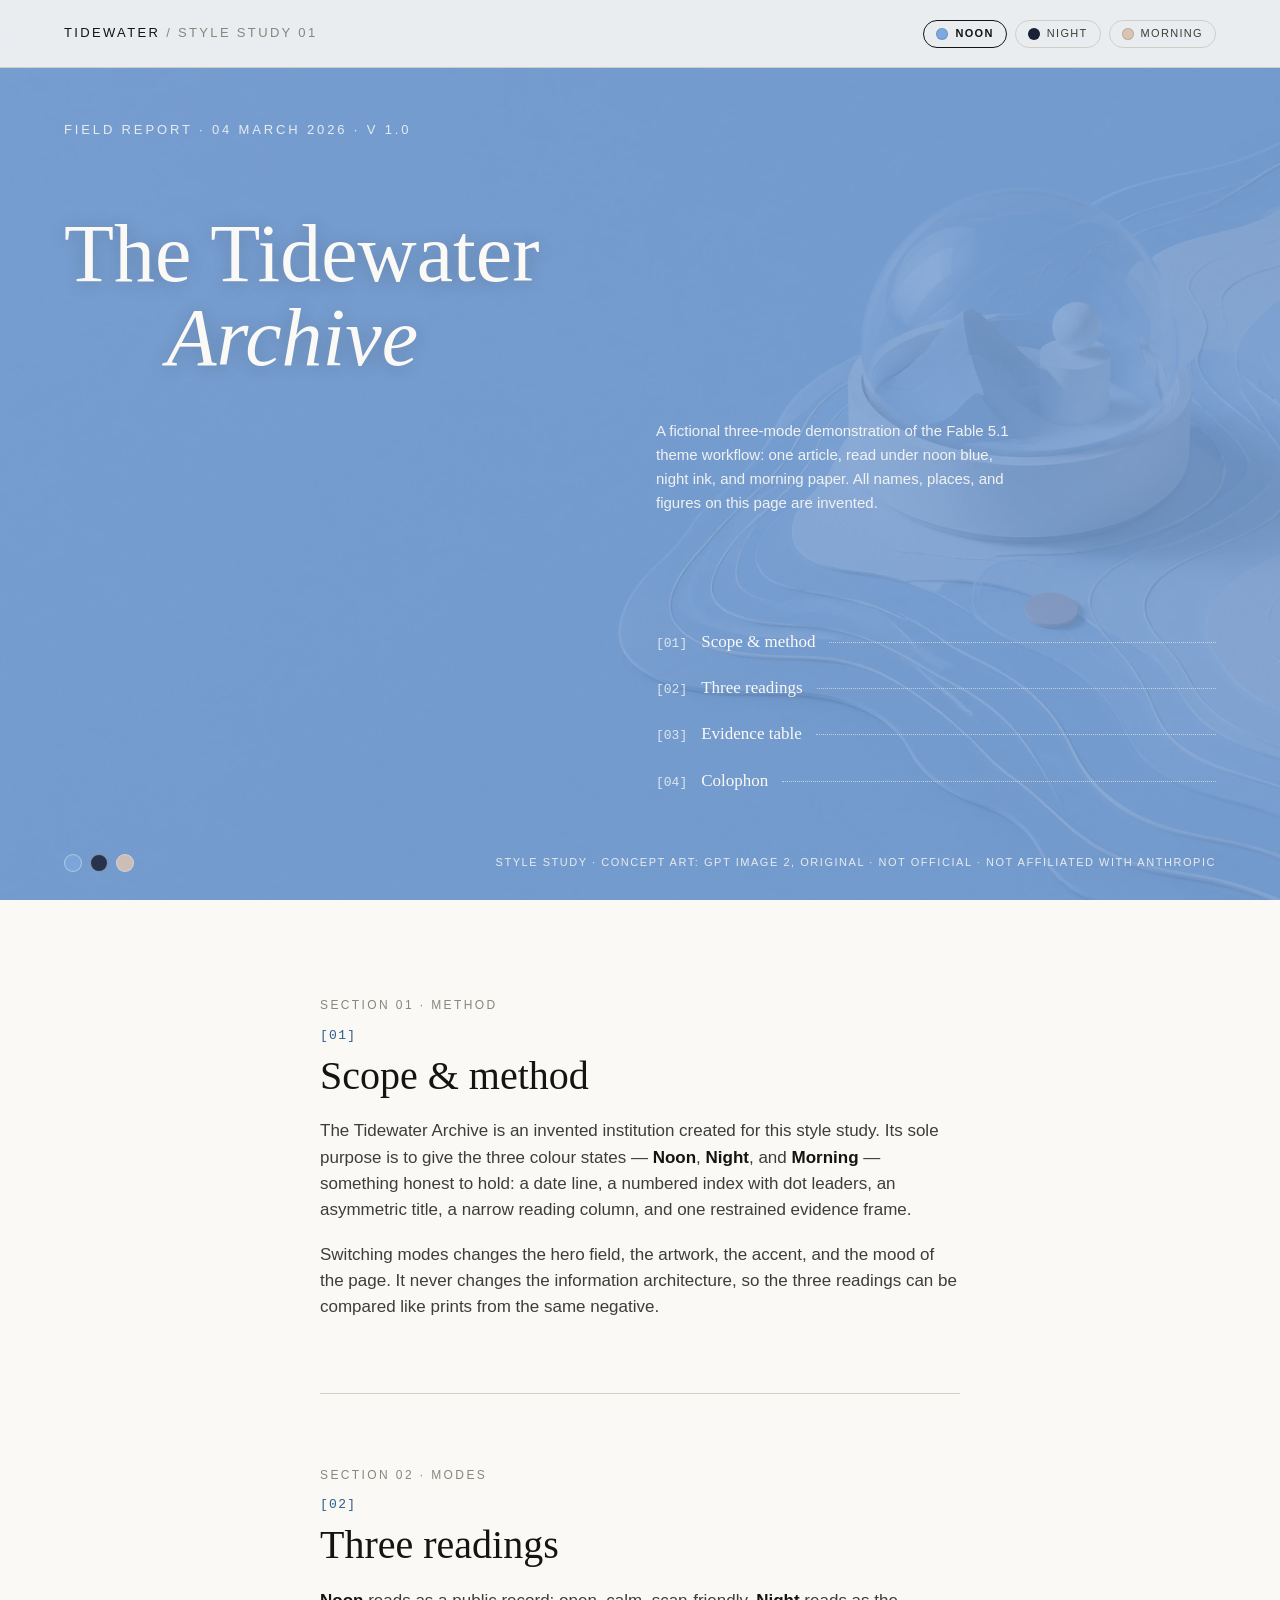
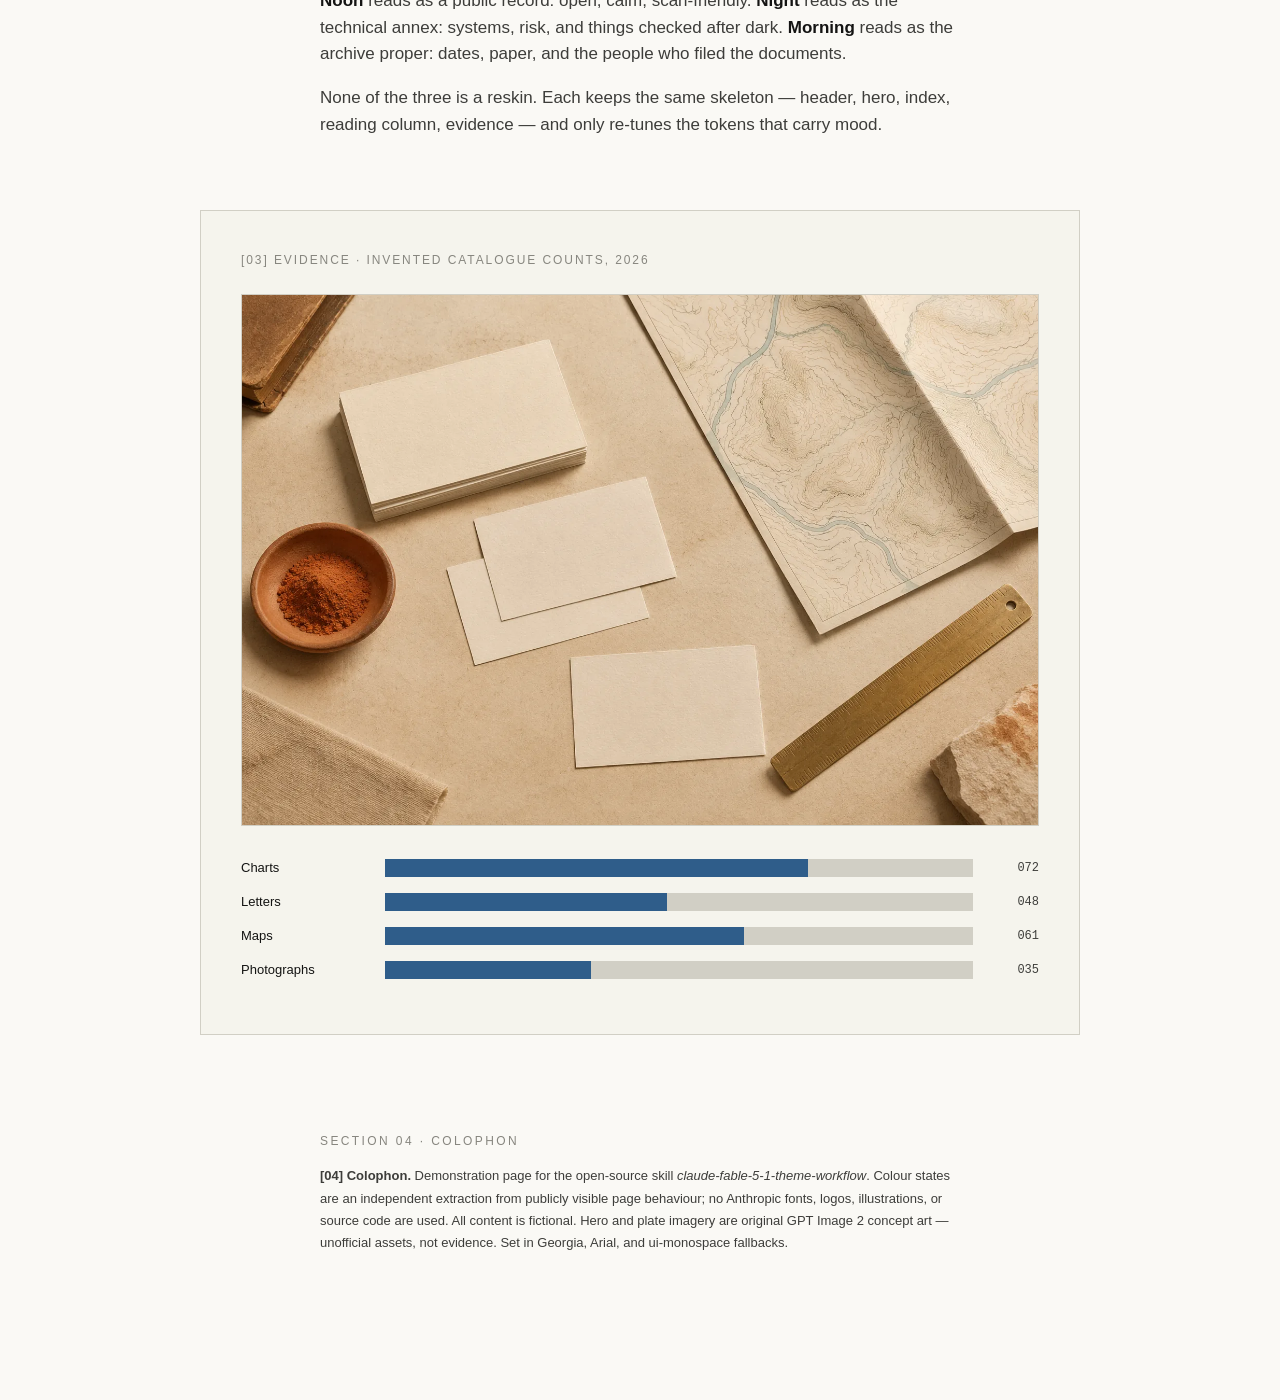
<file: examples/theme-lab.html>
<!DOCTYPE html>
<html lang="en">
<head>
<meta charset="UTF-8">
<meta name="viewport" content="width=device-width, initial-scale=1.0">
<title>Tidewater Archive — Fable 5.1 Theme Lab (Style Study)</title>
<style>
  :root {
    --paper: #FAF9F5; --paper-2: #F5F4ED;
    --ink: #141413; --ink-2: #3D3D3A;
    --cloud: #D1CFC5; --cloud-dark: #87867F;
    --clay: #D97757; --olive: #788C5D;
    --focus: #2C84DB;
  }
  [data-theme="noon"]    { --hero: #749BD0; --swatch: #7EA9DE; --mode-accent: #2F5D8A; --art-pos: 62% center; --art-pos-mobile: 66% center; }
  [data-theme="night"]   { --hero: #27314B; --swatch: #1A2237; --mode-accent: #27314B; --art-pos: 40% center; --art-pos-mobile: 36% center; }
  [data-theme="morning"] { --hero: #AAA9BC; --swatch: #DCC4B3; --mode-accent: #8A6D5C; --art-pos: 44% center; --art-pos-mobile: 40% center; }

  * { margin: 0; padding: 0; box-sizing: border-box; }
  html { scroll-behavior: smooth; }
  body {
    background: var(--paper); color: var(--ink);
    font-family: Arial, "Helvetica Neue", Aptos, sans-serif;
    font-size: 17px; line-height: 1.55;
    -webkit-font-smoothing: antialiased;
  }
  :focus-visible { outline: 2px solid var(--focus); outline-offset: 3px; border-radius: 2px; }

  .site-header {
    position: fixed; inset: 0 0 auto 0; height: 68px; z-index: 10;
    display: flex; align-items: center; justify-content: space-between;
    padding: 0 clamp(24px, 5vw, 80px);
    background: color-mix(in srgb, var(--paper) 88%, transparent);
    backdrop-filter: blur(10px); -webkit-backdrop-filter: blur(10px);
    border-bottom: 1px solid var(--cloud);
  }
  .brand { font-size: 13px; letter-spacing: .18em; text-transform: uppercase; text-decoration: none; color: var(--ink); }
  .brand span { color: var(--cloud-dark); }

  .theme-switch { display: flex; gap: 8px; }
  .theme-switch button {
    position: relative;
    display: flex; align-items: center; gap: 7px;
    font: 11px/1 Arial, sans-serif; letter-spacing: .12em; text-transform: uppercase;
    color: var(--ink-2); background: none; border: 1px solid var(--cloud);
    border-radius: 999px; padding: 7px 12px; cursor: pointer;
  }
  .theme-switch button .dot { width: 12px; height: 12px; border-radius: 50%; border: 1px solid rgba(0,0,0,.15); flex: none; }
  .theme-switch button[aria-pressed="true"] { border-color: var(--ink); color: var(--ink); font-weight: 700; }
  .theme-switch .dot.noon { background: #7EA9DE; }
  .theme-switch .dot.night { background: #1A2237; }
  .theme-switch .dot.morning { background: #DCC4B3; }

  /* Hero: full-bleed mode artwork + colour-field wash + one stable overlaid grid.
     Switching modes swaps the image, object-position and colour tokens only. */
  .hero {
    position: relative; isolation: isolate; overflow: hidden;
    min-height: 100svh; background: var(--hero); color: var(--paper);
    padding: 120px clamp(24px, 5vw, 80px) 96px;
  }
  .hero-art {
    position: absolute; inset: 0; z-index: -2;
    width: 100%; height: 100%; object-fit: cover; object-position: var(--art-pos);
  }
  .hero-wash { position: absolute; inset: 0; z-index: -1; background: var(--hero); opacity: .84; }
  .hero-grid {
    width: 100%; max-width: 1400px; margin: 0 auto; min-height: calc(100svh - 216px);
    display: grid; grid-template-columns: repeat(12, 1fr); gap: 0 32px;
    grid-template-rows: auto auto auto 1fr;
  }
  .hero .date {
    grid-column: 1 / 6;
    font-size: 13px; letter-spacing: .22em; text-transform: uppercase;
    opacity: .85;
  }
  .hero h1 {
    grid-column: 1 / 10; margin-top: 72px;
    font-family: Georgia, "Iowan Old Style", "Times New Roman", serif;
    font-weight: 400; font-size: clamp(44px, 6.4vw, 84px); line-height: 1.02;
    max-width: 12ch; text-shadow: 0 2px 18px rgba(20,20,19,.18);
  }
  .hero h1 em { font-style: italic; display: block; margin-left: clamp(32px, 8vw, 128px); }
  .hero .standfirst {
    grid-column: 7 / 11; margin-top: 40px;
    max-width: 46ch; font-size: 15px; line-height: 1.6; opacity: .92;
  }
  .archive-index {
    grid-column: 7 / 13; align-self: end;
    list-style: none; max-width: 640px; justify-self: end; width: 100%;
  }
  .archive-index a {
    display: flex; align-items: baseline; gap: 14px;
    color: var(--paper); text-decoration: none; padding: 10px 0;
    transition: opacity .2s ease, filter .2s ease;
  }
  .archive-index .num { font: 13px/1 ui-monospace, SFMono-Regular, Menlo, monospace; opacity: .8; flex: none; }
  .archive-index .name { font-family: Georgia, serif; font-size: 17px; flex: none; }
  .archive-index .leader { flex: 1; border-bottom: 1px dotted rgba(250,249,245,.55); transform: translateY(-4px); }
  .archive-index:hover a:not(:hover) { opacity: .45; filter: blur(.4px); }
  .archive-index a:focus-visible { opacity: 1; filter: none; }

  .hero-foot {
    position: absolute; left: clamp(24px, 5vw, 80px); right: clamp(24px, 5vw, 80px); bottom: 28px;
    display: flex; justify-content: space-between; align-items: center; gap: 16px;
    font-size: 11px; letter-spacing: .14em; text-transform: uppercase; opacity: .85;
  }
  .hero-swatches { display: flex; gap: 8px; }
  .hero-swatches i { width: 18px; height: 18px; border-radius: 50%; border: 1px solid rgba(250,249,245,.5); }
  .hero-swatches .s-noon { background: #7EA9DE; } .hero-swatches .s-night { background: #1A2237; } .hero-swatches .s-morning { background: #DCC4B3; }

  main { padding: 96px clamp(24px, 5vw, 80px) 128px; }
  .reading { max-width: 640px; margin: 0 auto; }
  .reading .sec-date {
    font-size: 12px; letter-spacing: .2em; text-transform: uppercase; color: var(--cloud-dark);
    display: block; margin: 72px 0 14px;
  }
  .reading .sec-date:first-child { margin-top: 0; }
  .reading h2 {
    font-family: Georgia, "Iowan Old Style", serif; font-weight: 400;
    font-size: clamp(28px, 4vw, 40px); line-height: 1.12; margin-bottom: 20px;
  }
  .reading h2 .sec-num { font: 13px/1 ui-monospace, Menlo, monospace; color: var(--mode-accent); display: block; margin-bottom: 12px; letter-spacing: .1em; }
  .reading p { margin-bottom: 18px; color: var(--ink-2); }
  .reading p strong { color: var(--ink); }
  .rule { border: 0; border-top: 1px solid var(--cloud); margin: 72px auto; max-width: 640px; }

  .evidence {
    max-width: 880px; margin: 72px auto 0; padding: 40px;
    background: var(--paper-2); border: 1px solid var(--cloud);
  }
  .evidence figcaption { font-size: 12px; letter-spacing: .16em; text-transform: uppercase; color: var(--cloud-dark); margin-bottom: 24px; }
  .evidence .plate { display: block; width: 100%; height: auto; aspect-ratio: 3 / 2; object-fit: cover; border: 1px solid var(--cloud); margin-bottom: 32px; }
  .bar-row { display: grid; grid-template-columns: 130px 1fr 52px; gap: 14px; align-items: center; margin-bottom: 14px; font-size: 13px; }
  .bar-row .track { height: 18px; background: var(--cloud); }
  .bar-row .fill { height: 100%; background: var(--mode-accent); }
  .bar-row output { font: 12px/1 ui-monospace, Menlo, monospace; text-align: right; color: var(--ink-2); }

  .colophon { max-width: 640px; margin: 96px auto 0; font-size: 13px; color: var(--cloud-dark); line-height: 1.7; }
  .colophon b { color: var(--ink-2); }

  @media (max-width: 760px) {
    .hero { min-height: 88svh; padding-top: 104px; }
    .hero-art { object-position: var(--art-pos-mobile); }
    .hero-grid { display: flex; flex-direction: column; min-height: calc(88svh - 200px); }
    .hero h1 { margin-top: 48px; }
    .hero .standfirst { margin-top: 24px; }
    .archive-index { margin-top: 56px; max-width: none; }
    .hero-foot { flex-direction: column; align-items: flex-start; gap: 10px; }
    .evidence { padding: 24px; }
    .bar-row { grid-template-columns: 96px 1fr 44px; }
    .brand span { display: none; }
    .site-header { padding: 0 16px; }
    .theme-switch { gap: 6px; }
    .theme-switch button { padding: 8px; }
    .theme-switch button .lbl { position: absolute; width: 1px; height: 1px; overflow: hidden; clip: rect(0 0 0 0); white-space: nowrap; }
  }
  @media (prefers-reduced-motion: reduce) {
    html { scroll-behavior: auto; }
    .archive-index a { transition: none; }
    .archive-index:hover a:not(:hover) { opacity: 1; filter: none; }
  }
</style>
</head>
<body data-theme="noon">

<header class="site-header">
  <a class="brand" href="#top">Tidewater <span>/ Style Study 01</span></a>
  <nav class="theme-switch" aria-label="Color theme">
    <button type="button" data-mode="noon" aria-pressed="true"><i class="dot noon"></i><span class="lbl">Noon</span></button>
    <button type="button" data-mode="night" aria-pressed="false"><i class="dot night"></i><span class="lbl">Night</span></button>
    <button type="button" data-mode="morning" aria-pressed="false"><i class="dot morning"></i><span class="lbl">Morning</span></button>
  </nav>
</header>

<section class="hero" id="top">
  <img class="hero-art" id="mode-art" src="assets/noon.webp" alt="" aria-hidden="true">
  <div class="hero-wash" aria-hidden="true"></div>
  <div class="hero-grid">
    <p class="date">Field Report · 04 March 2026 · V 1.0</p>
    <h1>The Tidewater <em>Archive</em></h1>
    <p class="standfirst">A fictional three-mode demonstration of the Fable 5.1 theme workflow: one article, read under noon blue, night ink, and morning paper. All names, places, and figures on this page are invented.</p>
    <ul class="archive-index">
      <li><a href="#s1"><span class="num">[01]</span><span class="name">Scope &amp; method</span><span class="leader"></span></a></li>
      <li><a href="#s2"><span class="num">[02]</span><span class="name">Three readings</span><span class="leader"></span></a></li>
      <li><a href="#s3"><span class="num">[03]</span><span class="name">Evidence table</span><span class="leader"></span></a></li>
      <li><a href="#s4"><span class="num">[04]</span><span class="name">Colophon</span><span class="leader"></span></a></li>
    </ul>
  </div>
  <div class="hero-foot">
    <div class="hero-swatches" aria-hidden="true"><i class="s-noon"></i><i class="s-night"></i><i class="s-morning"></i></div>
    <span>Style study · Concept art: GPT Image 2, original · Not official · Not affiliated with Anthropic</span>
  </div>
</section>

<main>
  <article class="reading">
    <span class="sec-date" id="s1">Section 01 · Method</span>
    <h2><span class="sec-num">[01]</span>Scope &amp; method</h2>
    <p>The Tidewater Archive is an invented institution created for this style study. Its sole purpose is to give the three colour states — <strong>Noon</strong>, <strong>Night</strong>, and <strong>Morning</strong> — something honest to hold: a date line, a numbered index with dot leaders, an asymmetric title, a narrow reading column, and one restrained evidence frame.</p>
    <p>Switching modes changes the hero field, the artwork, the accent, and the mood of the page. It never changes the information architecture, so the three readings can be compared like prints from the same negative.</p>

    <hr class="rule">

    <span class="sec-date" id="s2">Section 02 · Modes</span>
    <h2><span class="sec-num">[02]</span>Three readings</h2>
    <p><strong>Noon</strong> reads as a public record: open, calm, scan-friendly. <strong>Night</strong> reads as the technical annex: systems, risk, and things checked after dark. <strong>Morning</strong> reads as the archive proper: dates, paper, and the people who filed the documents.</p>
    <p>None of the three is a reskin. Each keeps the same skeleton — header, hero, index, reading column, evidence — and only re-tunes the tokens that carry mood.</p>
  </article>

  <figure class="evidence" id="s3">
    <figcaption>[03] Evidence · Invented catalogue counts, 2026</figcaption>
    <img class="plate" src="assets/illustration.webp" width="1536" height="1024" alt="Original GPT Image 2 illustration of a fictional cataloguing desk: blank index cards, an unlabelled contour map, a brass ruler, and a small clay pigment dish.">
    <div class="bar-row"><span>Charts</span><div class="track"><div class="fill" style="width:72%"></div></div><output>072</output></div>
    <div class="bar-row"><span>Letters</span><div class="track"><div class="fill" style="width:48%"></div></div><output>048</output></div>
    <div class="bar-row"><span>Maps</span><div class="track"><div class="fill" style="width:61%"></div></div><output>061</output></div>
    <div class="bar-row"><span>Photographs</span><div class="track"><div class="fill" style="width:35%"></div></div><output>035</output></div>
  </figure>

  <div class="reading">
    <div class="colophon" id="s4">
      <span class="sec-date">Section 04 · Colophon</span>
      <p><b>[04] Colophon.</b> Demonstration page for the open-source skill <i>claude-fable-5-1-theme-workflow</i>. Colour states are an independent extraction from publicly visible page behaviour; no Anthropic fonts, logos, illustrations, or source code are used. All content is fictional. Hero and plate imagery are original GPT Image 2 concept art — unofficial assets, not evidence. Set in Georgia, Arial, and ui-monospace fallbacks.</p>
    </div>
  </div>
</main>

<script>
  var ART = {
    noon:    { src: 'assets/noon.webp' },
    night:   { src: 'assets/night.webp' },
    morning: { src: 'assets/morning.webp' }
  };
  var artImg = document.getElementById('mode-art');
  var buttons = document.querySelectorAll('.theme-switch button');
  buttons.forEach(function (btn) {
    btn.addEventListener('click', function () {
      var mode = btn.dataset.mode;
      document.body.dataset.theme = mode;
      if (ART[mode]) { artImg.src = ART[mode].src; }
      buttons.forEach(function (b) { b.setAttribute('aria-pressed', String(b === btn)); });
    });
  });
</script>
</body>
</html>
</file>
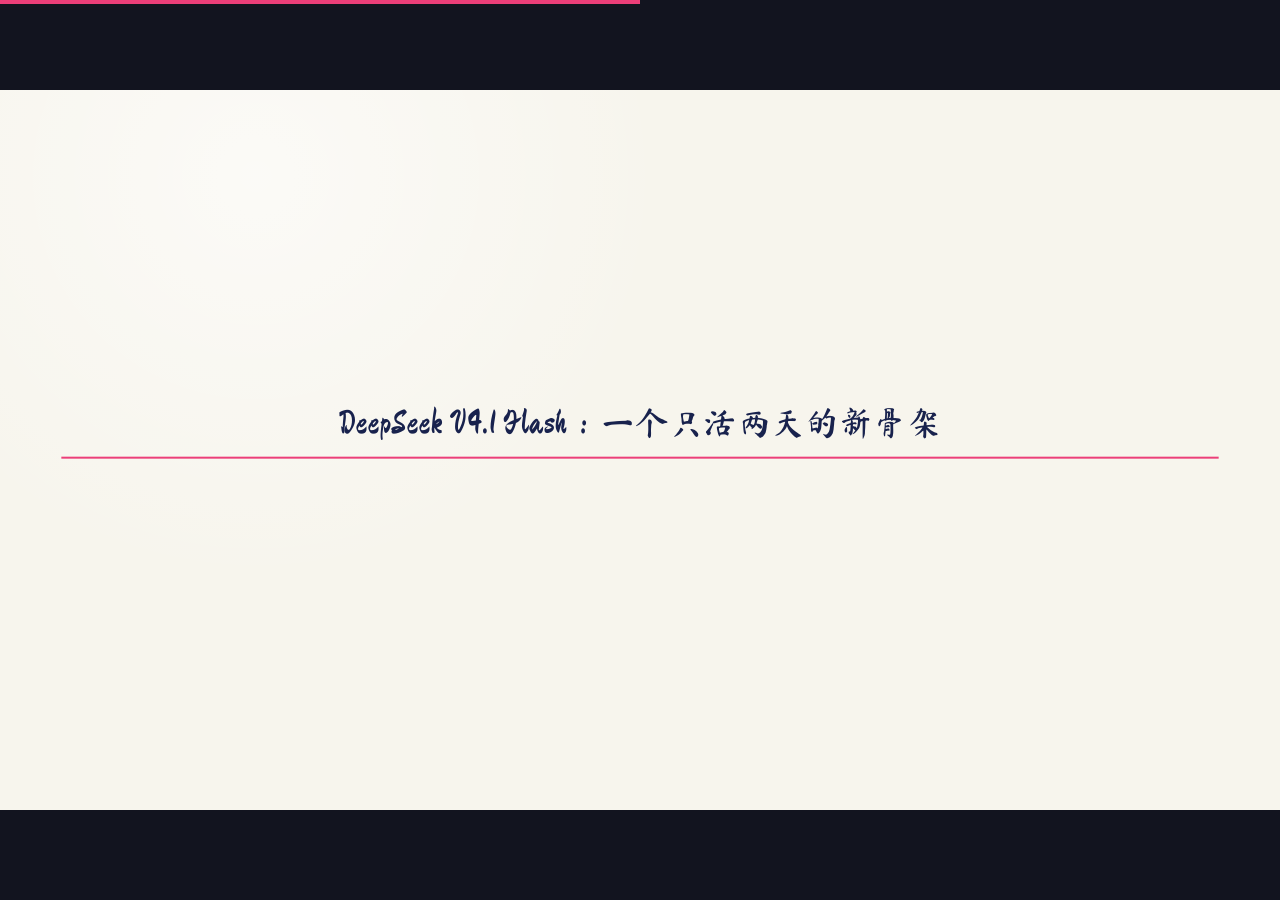
<file: examples/case-deepseek-v41/wanghong/index-timeline.html>
<!doctype html>
<html lang="zh-CN">
<head>
<meta charset="utf-8">
<meta name="viewport" content="width=device-width, initial-scale=1">
<title>DeepSeek V4.1 Flash · 两天窗口 — 手写学术报告</title>
<style data-inline="assets/base.css">
/* html-ppt :: base.css — reset + shared tokens + layout primitives */
/* Default tokens. Themes in assets/themes/*.css override the :root block. */
:root {
  --bg: #ffffff;
  --bg-soft: #f7f7f8;
  --surface: #ffffff;
  --surface-2: #f2f2f4;
  --border: rgba(0,0,0,.08);
  --border-strong: rgba(0,0,0,.16);
  --text-1: #111216;
  --text-2: #55596a;
  --text-3: #8a8f9e;
  --accent: #3b6cff;
  --accent-2: #7a5cff;
  --accent-3: #ff5c8a;
  --good: #1aaf6c;
  --warn: #f5a524;
  --bad:  #e0445a;
  --grad: linear-gradient(135deg,#3b6cff,#7a5cff 55%,#ff5c8a);
  --grad-soft: linear-gradient(135deg,#eef2ff,#f5ecff 55%,#ffeef5);
  --radius: 18px;
  --radius-sm: 12px;
  --radius-lg: 26px;
  --shadow: 0 10px 30px rgba(18,24,40,.08), 0 2px 6px rgba(18,24,40,.04);
  --shadow-lg: 0 24px 60px rgba(18,24,40,.14), 0 6px 16px rgba(18,24,40,.06);
  --font-sans: 'HanziPen SC';
  --font-serif: 'HanziPen SC';
  --font-mono: 'HanziPen SC';
  --font-display: var(--font-sans);
  --letter-tight: -.03em;
  --letter-normal: -.01em;
  --ease: cubic-bezier(.4,0,.2,1);
}

*,*::before,*::after{box-sizing:border-box}
html,body{margin:0;padding:0;background:var(--bg);color:var(--text-1);
  font-family:var(--font-sans);font-weight:400;line-height:1.6;
  -webkit-font-smoothing:antialiased;-moz-osx-font-smoothing:grayscale;
  letter-spacing:var(--letter-normal)}
img,svg,video{max-width:100%;display:block}
a{color:var(--accent);text-decoration:none}
a:hover{text-decoration:underline}
code,kbd,pre,samp{font-family:var(--font-mono)}

/* ================= SLIDE SYSTEM ================= */
.deck{position:relative;width:100vw;height:100vh;overflow:hidden;background:var(--bg)}
.slide{
  position:absolute;inset:0;
  display:flex;flex-direction:column;justify-content:center;
  padding:72px 96px;
  box-sizing:border-box;
  opacity:0;pointer-events:none;
  overflow:hidden;
}
/* Class + inline style both drive visibility: the inline opacity is the
 * WebView-safe path (some embedded WebViews freeze CSS transitions),
 * the class keeps the fade on engines with a working animation clock. */
.slide.is-active{opacity:1;pointer-events:auto;transform:translateX(0);z-index:2}
.slide.is-prev{transform:translateX(-30px)}

/* single-page standalone (used when a layout file is opened directly) */
body.single .slide{position:relative;width:100vw;height:100vh;opacity:1;transform:none;pointer-events:auto}

/* ================= TYPOGRAPHY ================= */
.eyebrow{font-size:13px;font-weight:500;letter-spacing:.16em;text-transform:uppercase;color:var(--text-3)}
.kicker{font-size:14px;font-weight:600;color:var(--accent);letter-spacing:.08em;text-transform:uppercase}
h1.title,.h1{font-family:var(--font-display);font-size:72px;line-height:1.05;font-weight:800;letter-spacing:var(--letter-tight);margin:0 0 18px;color:var(--text-1)}
h2.title,.h2{font-family:var(--font-display);font-size:54px;line-height:1.1;font-weight:700;letter-spacing:var(--letter-tight);margin:0 0 14px}
h3,.h3{font-size:32px;line-height:1.2;font-weight:600;letter-spacing:var(--letter-normal);margin:0 0 10px}
h4,.h4{font-size:22px;line-height:1.3;font-weight:600;margin:0 0 8px}
.lede{font-size:22px;line-height:1.55;color:var(--text-2);font-weight:300;max-width:62ch}
.dim{color:var(--text-2)}
.dim2{color:var(--text-3)}
.mono{font-family:var(--font-mono)}
.serif{font-family:var(--font-serif)}
.gradient-text{background:var(--grad);-webkit-background-clip:text;background-clip:text;-webkit-text-fill-color:transparent;color:transparent}

/* ================= LAYOUT PRIMITIVES ================= */
.stack>*+*{margin-top:14px}
.row{display:flex;gap:24px;align-items:center}
.row.wrap{flex-wrap:wrap}
.grid{display:grid;gap:24px}
.g2{grid-template-columns:repeat(2,1fr)}
.g3{grid-template-columns:repeat(3,1fr)}
.g4{grid-template-columns:repeat(4,1fr)}
.center{display:flex;align-items:center;justify-content:center;text-align:center}
.fill{flex:1}
.sp-t{padding-top:24px}.sp-b{padding-bottom:24px}
.mt-s{margin-top:8px}.mt-m{margin-top:18px}.mt-l{margin-top:32px}
.mb-s{margin-bottom:8px}.mb-m{margin-bottom:18px}.mb-l{margin-bottom:32px}

/* ================= CARDS ================= */
.card{background:var(--surface);border:1px solid var(--border);border-radius:var(--radius);
  padding:26px 28px;box-shadow:var(--shadow);position:relative;overflow:hidden}
.card-soft{background:var(--surface-2);border:1px solid var(--border)}
.card-outline{background:transparent;border:1.5px solid var(--border-strong);box-shadow:none}
.card-accent{background:var(--surface);border-top:3px solid var(--accent)}
.card-hover{transition:transform .3s var(--ease),box-shadow .3s var(--ease)}
.card-hover:hover{transform:translateY(-4px);box-shadow:var(--shadow-lg)}

.pill{display:inline-block;padding:4px 12px;border-radius:999px;font-size:12px;font-weight:500;
  background:var(--surface-2);color:var(--text-2);border:1px solid var(--border)}
.pill-accent{background:color-mix(in srgb,var(--accent) 12%,transparent);color:var(--accent);border-color:color-mix(in srgb,var(--accent) 28%,transparent)}

/* ================= BARS / DIVIDERS ================= */
.divider{height:1px;background:var(--border);width:100%}
.divider-accent{height:3px;width:72px;background:var(--accent);border-radius:2px}

/* ================= CHROME (header/footer/progress) ================= */
.deck-header{position:absolute;top:24px;left:40px;right:40px;display:flex;align-items:center;justify-content:space-between;
  font-size:12px;color:var(--text-3);letter-spacing:.12em;text-transform:uppercase;z-index:10;pointer-events:none}
.deck-footer{position:absolute;bottom:24px;left:40px;right:40px;display:flex;align-items:center;justify-content:space-between;
  font-size:12px;color:var(--text-3);z-index:10;pointer-events:none}
.slide-number::before{content:attr(data-current)}
.slide-number::after{content:" / " attr(data-total)}
.progress-bar{position:fixed;left:0;right:0;bottom:0;height:3px;background:transparent;z-index:20}
.progress-bar > span{display:block;height:100%;width:0;background:var(--accent);transition:width .3s var(--ease)}

/* ================= PRESENTER / OVERVIEW ================= */
.notes{display:none!important}
.notes-overlay{position:fixed;inset:auto 0 0 0;max-height:42vh;background:rgba(20,22,30,.95);color:#e8ebf4;
  padding:20px 32px;font-size:16px;line-height:1.6;border-top:1px solid rgba(255,255,255,.1);transform:translateY(100%);
  transition:transform .3s var(--ease);z-index:40;overflow:auto;font-family:var(--font-sans)}
.notes-overlay.open{transform:translateY(0)}
.overview{position:fixed;inset:0;background:rgba(10,12,18,.92);backdrop-filter:blur(12px);z-index:50;
  display:none;padding:40px;overflow:auto}
.overview.open{display:grid;grid-template-columns:repeat(4,1fr);gap:20px;align-content:start}
.overview .thumb{background:var(--surface);border:1px solid var(--border);border-radius:12px;
  aspect-ratio:16/9;overflow:hidden;cursor:pointer;position:relative;color:var(--text-1);padding:16px;
  font-size:11px;transition:transform .2s var(--ease)}
.overview .thumb:hover{transform:scale(1.04)}
.overview .thumb .n{position:absolute;top:8px;left:10px;font-weight:700;font-size:14px;color:var(--text-3)}
.overview .thumb .t{position:absolute;bottom:10px;left:14px;right:14px;font-weight:600;color:var(--text-1)}

/* ================= PRESENTER VIEW ================= */
/* Presenter view opens in a separate popup window (S key).
 * All presenter styles are self-contained in the popup HTML generated by runtime.js.
 * The audience window (this file) is NOT affected — it stays as normal deck view.
 * Only the .notes class below is needed to hide speaker notes from audience. */

/* ================= UTILITY ================= */
.hidden{display:none!important}
.nowrap{white-space:nowrap}
.tr{text-align:right}.tc{text-align:center}.tl{text-align:left}
.uppercase{text-transform:uppercase;letter-spacing:.12em}

/* ================= PRINT ================= */
@media print{
  .slide{position:relative;opacity:1!important;transform:none!important;page-break-after:always;height:100vh}
  .deck-header,.deck-footer,.progress-bar,.notes-overlay,.overview{display:none!important}
}

</style>
<style data-inline="assets/animations.css">
/* html-ppt :: animations.css
 * Apply by adding class="anim-<name>" or data-anim="<name>".
 * Durations are deliberately snappy; tweak --anim-dur per element.
 */
:root{--anim-dur:.7s;--anim-ease:cubic-bezier(.4,0,.2,1)}

/* ---------- FADE DIRECTIONALS ---------- */
@keyframes kf-fade-up{from{opacity:0;transform:translateY(32px)}to{opacity:1;transform:none}}
@keyframes kf-fade-down{from{opacity:0;transform:translateY(-32px)}to{opacity:1;transform:none}}
@keyframes kf-fade-left{from{opacity:0;transform:translateX(-40px)}to{opacity:1;transform:none}}
@keyframes kf-fade-right{from{opacity:0;transform:translateX(40px)}to{opacity:1;transform:none}}
.anim-fade-up{animation:kf-fade-up var(--anim-dur) var(--anim-ease) both}
.anim-fade-down{animation:kf-fade-down var(--anim-dur) var(--anim-ease) both}
.anim-fade-left{animation:kf-fade-left var(--anim-dur) var(--anim-ease) both}
.anim-fade-right{animation:kf-fade-right var(--anim-dur) var(--anim-ease) both}

/* ---------- RISE / DROP / ZOOM / BLUR / GLITCH ---------- */
@keyframes kf-rise{from{opacity:0;transform:translateY(60px) scale(.97);filter:blur(6px)}to{opacity:1;transform:none;filter:none}}
@keyframes kf-drop{from{opacity:0;transform:translateY(-60px) scale(.97)}to{opacity:1;transform:none}}
@keyframes kf-zoom{0%{opacity:0;transform:scale(.6)}60%{transform:scale(1.04)}100%{opacity:1;transform:scale(1)}}
@keyframes kf-blur{from{opacity:0;filter:blur(18px)}to{opacity:1;filter:none}}
@keyframes kf-glitch{0%{opacity:0;transform:translateX(0);clip-path:inset(0 0 0 0)}
  20%{opacity:1;transform:translateX(-6px);clip-path:inset(20% 0 30% 0)}
  40%{transform:translateX(4px);clip-path:inset(50% 0 10% 0)}
  60%{transform:translateX(-3px);clip-path:inset(10% 0 60% 0)}
  80%{transform:translateX(2px);clip-path:inset(0 0 0 0)}
  100%{opacity:1;transform:none}}
.anim-rise-in{animation:kf-rise .9s var(--anim-ease) both}
.anim-drop-in{animation:kf-drop .8s var(--anim-ease) both}
.anim-zoom-pop{animation:kf-zoom .7s cubic-bezier(.22,1.3,.36,1) both}
.anim-blur-in{animation:kf-blur .8s var(--anim-ease) both}
.anim-glitch-in{animation:kf-glitch .8s steps(5,end) both}

/* ---------- TYPEWRITER ---------- */
.anim-typewriter{display:inline-block;overflow:hidden;white-space:nowrap;border-right:2px solid currentColor;
  width:0;animation:kf-type 2.4s steps(40,end) forwards, kf-caret 1s step-end infinite}
@keyframes kf-type{to{width:100%}}
@keyframes kf-caret{50%{border-color:transparent}}

/* ---------- GLOW / SHIMMER / GRADIENT-FLOW ---------- */
@keyframes kf-neon{0%,100%{text-shadow:0 0 8px var(--accent),0 0 20px var(--accent)}
  50%{text-shadow:0 0 16px var(--accent),0 0 40px var(--accent),0 0 80px var(--accent)}}
.anim-neon-glow{animation:kf-neon 2s ease-in-out infinite}

.anim-shimmer-sweep{position:relative;overflow:hidden}
.anim-shimmer-sweep::after{content:"";position:absolute;inset:0;
  background:linear-gradient(110deg,transparent 40%,rgba(255,255,255,.55) 50%,transparent 60%);
  transform:translateX(-100%);animation:kf-shimmer 2.4s var(--anim-ease) infinite}
@keyframes kf-shimmer{to{transform:translateX(100%)}}

.anim-gradient-flow{background:linear-gradient(90deg,var(--accent),var(--accent-2,var(--accent)),var(--accent-3,var(--accent)),var(--accent));
  background-size:300% 100%;-webkit-background-clip:text;background-clip:text;color:transparent;-webkit-text-fill-color:transparent;
  animation:kf-gradflow 4s linear infinite}
@keyframes kf-gradflow{to{background-position:300% 0}}

/* ---------- STAGGER LIST ---------- */
.anim-stagger-list > *{opacity:0;animation:kf-rise .65s var(--anim-ease) both}
.anim-stagger-list > *:nth-child(1){animation-delay:.05s}
.anim-stagger-list > *:nth-child(2){animation-delay:.15s}
.anim-stagger-list > *:nth-child(3){animation-delay:.25s}
.anim-stagger-list > *:nth-child(4){animation-delay:.35s}
.anim-stagger-list > *:nth-child(5){animation-delay:.45s}
.anim-stagger-list > *:nth-child(6){animation-delay:.55s}
.anim-stagger-list > *:nth-child(7){animation-delay:.65s}
.anim-stagger-list > *:nth-child(8){animation-delay:.75s}
.anim-stagger-list > *:nth-child(n+9){animation-delay:.85s}

/* ---------- COUNTER-UP (JS-driven, marker class only) ---------- */
.counter{font-variant-numeric:tabular-nums}

/* ---------- SVG PATH DRAW ---------- */
.anim-path-draw path,.anim-path-draw line,.anim-path-draw polyline,.anim-path-draw circle,.anim-path-draw rect{
  stroke-dasharray:1000;stroke-dashoffset:1000;animation:kf-draw 2s var(--anim-ease) forwards}
@keyframes kf-draw{to{stroke-dashoffset:0}}

/* ---------- PARALLAX TILT (hover) ---------- */
.anim-parallax-tilt{transform-style:preserve-3d;transition:transform .4s var(--anim-ease)}
.anim-parallax-tilt:hover{transform:perspective(900px) rotateX(6deg) rotateY(-8deg) translateZ(10px)}

/* ---------- CARD FLIP 3D ---------- */
@keyframes kf-flip{from{transform:perspective(1200px) rotateY(-90deg);opacity:0}
  to{transform:perspective(1200px) rotateY(0);opacity:1}}
.anim-card-flip-3d{animation:kf-flip .9s var(--anim-ease) both;transform-style:preserve-3d;backface-visibility:hidden}

/* ---------- CUBE ROTATE 3D ---------- */
@keyframes kf-cube{from{transform:perspective(1200px) rotateX(20deg) rotateY(-90deg) translateZ(-200px);opacity:0}
  to{transform:perspective(1200px) rotateX(0) rotateY(0) translateZ(0);opacity:1}}
.anim-cube-rotate-3d{animation:kf-cube 1s var(--anim-ease) both}

/* ---------- PAGE TURN 3D ---------- */
@keyframes kf-pageturn{from{transform:perspective(1600px) rotateY(-85deg);transform-origin:left center;opacity:0}
  to{transform:perspective(1600px) rotateY(0);opacity:1}}
.anim-page-turn-3d{animation:kf-pageturn 1s var(--anim-ease) both;transform-origin:left center}

/* ---------- PERSPECTIVE ZOOM ---------- */
@keyframes kf-pzoom{from{opacity:0;transform:perspective(1400px) translateZ(-400px) rotateX(12deg)}
  to{opacity:1;transform:none}}
.anim-perspective-zoom{animation:kf-pzoom 1s var(--anim-ease) both}

/* ---------- MARQUEE SCROLL ---------- */
.anim-marquee-scroll{display:flex;gap:48px;white-space:nowrap;animation:kf-marquee 20s linear infinite}
@keyframes kf-marquee{from{transform:translateX(0)}to{transform:translateX(-50%)}}

/* ---------- KEN BURNS ---------- */
@keyframes kf-kenburns{0%{transform:scale(1) translate(0,0)}100%{transform:scale(1.15) translate(-2%,-1%)}}
.anim-kenburns{animation:kf-kenburns 14s ease-in-out infinite alternate}

/* ---------- CONFETTI BURST (pseudo — pure CSS sparkles) ---------- */
.anim-confetti-burst{position:relative}
.anim-confetti-burst::before,.anim-confetti-burst::after{
  content:"";position:absolute;top:50%;left:50%;width:8px;height:8px;border-radius:50%;
  background:var(--accent);box-shadow:
    20px -30px 0 var(--accent-2,var(--accent)),-25px -20px 0 var(--accent-3,var(--accent)),
    30px 20px 0 var(--good,#1aaf6c),-30px 25px 0 var(--warn,#f5a524),
    40px -10px 0 var(--bad,#e0445a),-45px 0 0 var(--accent),
    10px 40px 0 var(--accent-2,var(--accent)),-15px -40px 0 var(--accent-3,var(--accent));
  opacity:0;animation:kf-confetti 1.2s var(--anim-ease) forwards}
.anim-confetti-burst::after{animation-delay:.15s;transform:rotate(45deg)}
@keyframes kf-confetti{0%{opacity:0;transform:scale(.2)}30%{opacity:1}100%{opacity:0;transform:scale(2.2)}}

/* ---------- SPOTLIGHT ---------- */
@keyframes kf-spot{0%{clip-path:circle(0% at 50% 50%)}100%{clip-path:circle(140% at 50% 50%)}}
.anim-spotlight{animation:kf-spot 1.1s var(--anim-ease) both}

/* ---------- MORPH SHAPE (SVG) ---------- */
.anim-morph-shape path{animation:kf-morph 6s ease-in-out infinite alternate}
@keyframes kf-morph{0%{d:path("M60,120 Q120,20 180,120 T300,120")}
  100%{d:path("M60,120 Q120,220 180,120 T300,120")}}

/* ---------- RIPPLE REVEAL ---------- */
@keyframes kf-ripple{0%{clip-path:circle(0% at 20% 80%);opacity:.4}
  100%{clip-path:circle(160% at 20% 80%);opacity:1}}
.anim-ripple-reveal{animation:kf-ripple 1.2s var(--anim-ease) both}

/* reduced motion */
@media (prefers-reduced-motion: reduce){
  [class*="anim-"]{animation:none!important;transition:none!important}
}

</style>
<style data-inline="assets/neat-annotations.css">
/* neat-annotations — neat hand-drawn CSS annotations: arrows + handwritten labels.
   https://github.com/syabro/neat-annotations · MIT license.
   Labels use the same exact font as every other element in this skill. */

.ann {
  --ann-color: oklch(0.62 0.005 30);
  --ann-mark: light-dark(color-mix(in oklch, var(--ann-color) 10%, transparent), oklch(from var(--ann-color) l calc(c * 1.35) h / 24%));
  --ann-font: 'HanziPen SC';
  --ann-target-gap: 5px;
  --ann-label-gap: 6px;
  --ann-lower-label-gap: -4px;
  --ann-label-max-width: 150px;
  --ann-arrow-x: 0px;
  --ann-text-x: 0px;
  --ann-arrow-y: 0px;
  --ann-text-y: 5px;
  --ann-rotate: -4deg;
  position: relative;
  display: inline-block;
  overflow: visible;
  line-height: 1.15;
  border-radius: 3px;
  background: var(--ann-mark);
  box-shadow:
    -0.3em 0 0 0 var(--ann-mark),
    0.3em 0 0 0 var(--ann-mark);
}

.ann::after {
  content: attr(data-note);
  position: absolute;
  z-index: 4;
  width: max-content;
  max-width: var(--ann-label-max-width);
  transform: rotate(var(--ann-rotate));
  font-family: var(--ann-font);
  font-size: 0.95rem;
  font-weight: 400;
  line-height: 1.05;
  color: var(--ann-color);
  opacity: .9;
  white-space: normal;
  overflow-wrap: anywhere;
  pointer-events: none;
}

.ann::before {
  content: "";
  position: absolute;
  z-index: 3;
  width: 46px;
  height: 38px;
  transform-origin: 50% 50%;
  -webkit-mask: var(--_ann-arrow-mask) center / contain no-repeat;
  mask: var(--_ann-arrow-mask) center / contain no-repeat;
  background: var(--ann-color);
  opacity: .9;
  pointer-events: none;
}

.ann:not([data-note])::before,
.ann:not([data-note])::after,
.ann[data-note=""]::before,
.ann[data-note=""]::after { display: none; }

.ann-amber { --ann-color: #b8751a; --ann-mark: light-dark(color-mix(in oklch, #ffb000 14%, transparent), color-mix(in oklch, #ffb000 22%, transparent)); }
.ann-blue { --ann-color: #3b72c4; }
.ann-green { --ann-color: #2f8f5b; }
.ann-red { --ann-color: #c45a38; }
.ann-purple { --ann-color: #8657c8; }
.ann-rainbow {
  --ann-color: oklch(0.65 0.28 var(--ann-rainbow-hue, 350deg));
}
.ann-no-mark { --ann-mark: transparent; }

@property --ann-rainbow-hue {
  syntax: "<angle>";
  inherits: false;
  initial-value: 350deg;
}

@keyframes ann-rainbow-cycle { to { --ann-rainbow-hue: 710deg; } }
@media (prefers-reduced-motion: no-preference) {
  .ann-rainbow { animation: ann-rainbow-cycle 3s linear infinite; }
}

@media (forced-colors: active) {
  .ann::before {
    background: CanvasText;
    forced-color-adjust: none;
  }
}

.ann-n::before {
  left: calc(50% - 23px + var(--ann-arrow-x));
  top: calc(100% + var(--ann-target-gap) - 4px + var(--ann-arrow-y));
  --_ann-arrow-mask: url("data:image/svg+xml,%3Csvg width='46' height='38' viewBox='0 0 46 38' xmlns='http://www.w3.org/2000/svg'%3E%3Cpath d='M23 35 C22 26 22 15 23 4' fill='none' stroke='black' stroke-width='1.5' stroke-linecap='round'/%3E%3Cpath d='M17 10 L23 3 L29 10' fill='none' stroke='black' stroke-width='1.5' stroke-linecap='round' stroke-linejoin='round'/%3E%3C/svg%3E");
}
.ann-n::after { left: calc(50% + var(--ann-text-x)); top: calc(100% + var(--ann-target-gap) + 31px + var(--ann-lower-label-gap) + var(--ann-text-y)); transform: translateX(-50%) rotate(var(--ann-rotate)); }

.ann-ne::before {
  left: calc(50% - 40px + var(--ann-arrow-x));
  top: calc(100% + var(--ann-target-gap) - 6px + var(--ann-arrow-y));
  transform: translateX(-10%);
  --_ann-arrow-mask: url("data:image/svg+xml,%3Csvg width='46' height='38' viewBox='0 0 46 38' xmlns='http://www.w3.org/2000/svg'%3E%3Cpath d='M6 32 C16 30 28 18 40 6' fill='none' stroke='black' stroke-width='1.5' stroke-linecap='round'/%3E%3Cpath d='M30 10 L40 6 L36 16' fill='none' stroke='black' stroke-width='1.5' stroke-linecap='round' stroke-linejoin='round'/%3E%3C/svg%3E");
}
.ann-ne::after { left: calc(50% - 34px + var(--ann-text-x)); top: calc(100% + var(--ann-target-gap) + 26px + var(--ann-lower-label-gap) + var(--ann-text-y)); transform: translateX(-60%) rotate(var(--ann-rotate)); }

.ann-e::before {
  left: calc(-1 * var(--ann-target-gap) - 43px + var(--ann-arrow-x));
  top: calc(50% - 19px + var(--ann-arrow-y));
  --_ann-arrow-mask: url("data:image/svg+xml,%3Csvg width='46' height='38' viewBox='0 0 46 38' xmlns='http://www.w3.org/2000/svg'%3E%3Cpath d='M4 19 C15 18 31 18 43 19' fill='none' stroke='black' stroke-width='1.5' stroke-linecap='round'/%3E%3Cpath d='M36 13 L43 19 L36 25' fill='none' stroke='black' stroke-width='1.5' stroke-linecap='round' stroke-linejoin='round'/%3E%3C/svg%3E");
}
.ann-e::after { right: calc(100% + var(--ann-target-gap) + 39px + var(--ann-label-gap) - var(--ann-text-x)); top: calc(50% - 5px + var(--ann-text-y)); transform: translateY(-50%) rotate(var(--ann-rotate)); }

.ann-se::before {
  left: calc(50% - 40px + var(--ann-arrow-x));
  top: calc(-1 * var(--ann-target-gap) - 32px + var(--ann-arrow-y));
  transform: translateX(-10%);
  --_ann-arrow-mask: url("data:image/svg+xml,%3Csvg width='46' height='38' viewBox='0 0 46 38' xmlns='http://www.w3.org/2000/svg'%3E%3Cpath d='M6 6 C16 8 28 20 40 32' fill='none' stroke='black' stroke-width='1.5' stroke-linecap='round'/%3E%3Cpath d='M36 22 L40 32 L30 28' fill='none' stroke='black' stroke-width='1.5' stroke-linecap='round' stroke-linejoin='round'/%3E%3C/svg%3E");
}
.ann-se::after { left: calc(50% - 34px + var(--ann-text-x)); bottom: calc(100% + var(--ann-target-gap) + 26px + var(--ann-label-gap) - var(--ann-text-y)); transform: translateX(-60%) rotate(var(--ann-rotate)); }

.ann-s::before {
  left: calc(50% - 23px + var(--ann-arrow-x));
  top: calc(-1 * var(--ann-target-gap) - 35px + var(--ann-arrow-y));
  --_ann-arrow-mask: url("data:image/svg+xml,%3Csvg width='46' height='38' viewBox='0 0 46 38' xmlns='http://www.w3.org/2000/svg'%3E%3Cpath d='M23 4 C22 13 22 24 23 35' fill='none' stroke='black' stroke-width='1.5' stroke-linecap='round'/%3E%3Cpath d='M17 29 L23 36 L29 29' fill='none' stroke='black' stroke-width='1.5' stroke-linecap='round' stroke-linejoin='round'/%3E%3C/svg%3E");
}
.ann-s::after { left: calc(50% + var(--ann-text-x)); bottom: calc(100% + var(--ann-target-gap) + 31px + var(--ann-label-gap) - var(--ann-text-y)); transform: translateX(-50%) rotate(var(--ann-rotate)); }

.ann-sw::before {
  left: calc(50% - 6px + var(--ann-arrow-x));
  top: calc(-1 * var(--ann-target-gap) - 32px + var(--ann-arrow-y));
  transform: translateX(10%);
  --_ann-arrow-mask: url("data:image/svg+xml,%3Csvg width='46' height='38' viewBox='0 0 46 38' xmlns='http://www.w3.org/2000/svg'%3E%3Cpath d='M40 6 C30 8 18 20 6 32' fill='none' stroke='black' stroke-width='1.5' stroke-linecap='round'/%3E%3Cpath d='M10 22 L6 32 L16 28' fill='none' stroke='black' stroke-width='1.5' stroke-linecap='round' stroke-linejoin='round'/%3E%3C/svg%3E");
}
.ann-sw::after { left: calc(50% + 34px + var(--ann-text-x)); bottom: calc(100% + var(--ann-target-gap) + 26px + var(--ann-label-gap) - var(--ann-text-y)); transform: translateX(-40%) rotate(var(--ann-rotate)); }

.ann-w::before {
  left: calc(100% + var(--ann-target-gap) - 3px + var(--ann-arrow-x));
  top: calc(50% - 19px + var(--ann-arrow-y));
  --_ann-arrow-mask: url("data:image/svg+xml,%3Csvg width='46' height='38' viewBox='0 0 46 38' xmlns='http://www.w3.org/2000/svg'%3E%3Cpath d='M43 19 C32 18 15 18 3 19' fill='none' stroke='black' stroke-width='1.5' stroke-linecap='round'/%3E%3Cpath d='M10 13 L3 19 L10 25' fill='none' stroke='black' stroke-width='1.5' stroke-linecap='round' stroke-linejoin='round'/%3E%3C/svg%3E");
}
.ann-w::after { left: calc(100% + var(--ann-target-gap) + 40px + var(--ann-label-gap) + var(--ann-text-x)); top: calc(50% - 5px + var(--ann-text-y)); transform: translateY(-50%) rotate(var(--ann-rotate)); }

.ann-nw::before {
  left: calc(50% - 6px + var(--ann-arrow-x));
  top: calc(100% + var(--ann-target-gap) - 6px + var(--ann-arrow-y));
  transform: translateX(10%);
  --_ann-arrow-mask: url("data:image/svg+xml,%3Csvg width='46' height='38' viewBox='0 0 46 38' xmlns='http://www.w3.org/2000/svg'%3E%3Cpath d='M40 32 C30 30 18 18 6 6' fill='none' stroke='black' stroke-width='1.5' stroke-linecap='round'/%3E%3Cpath d='M16 10 L6 6 L10 16' fill='none' stroke='black' stroke-width='1.5' stroke-linecap='round' stroke-linejoin='round'/%3E%3C/svg%3E");
}
.ann-nw::after { left: calc(50% + 34px + var(--ann-text-x)); top: calc(100% + var(--ann-target-gap) + 26px + var(--ann-lower-label-gap) + var(--ann-text-y)); transform: translateX(-40%) rotate(var(--ann-rotate)); }

</style>
<style data-inline="assets/template.css">
:root {
  --paper: #f7f5ed;
  --ink: #18224d;
  --blue: #2f6cf6;
  --magenta: #ec3f79;
  --green: #56dc38;
  --yellow: #fff04f;
  --coral: #ffaaa4;
  --muted: #6a718f;
  --hand: "Ma Shan Zheng";
  --ann-font: var(--hand);
  --ann-label-max-width: 220px;
  --font-sans: var(--hand);
  --font-display: var(--hand);
  --font-mono: var(--hand);
  --font-serif: var(--hand);
}

html,
body {
  background: #111;
  color: var(--ink);
  font-family: var(--hand);
}

.deck {
  background: var(--paper);
}

.progress-bar {
  display: none;
}

.slide {
  background:
    radial-gradient(circle at 20% 12%, rgba(255,255,255,.55), transparent 34%),
    var(--paper);
  color: var(--ink);
  padding: 70px 92px 60px;
}

.slide-title {
  margin: 0 0 42px;
  font-size: 42px;
  font-weight: 500;
  line-height: 1.25;
  letter-spacing: .02em;
}

.slide-title::after {
  content: "";
  display: block;
  width: 100%;
  height: 3px;
  margin-top: 10px;
  background: var(--blue);
  transform: rotate(-.12deg);
}

.cover {
  padding-top: 175px;
  text-align: center;
}

.cover h1 {
  display: inline-block;
  margin: 0;
  padding-bottom: 12px;
  border-bottom: 3px solid var(--magenta);
  font-size: 50px;
  font-weight: 500;
  letter-spacing: .02em;
}

.cover-meta {
  display: grid;
  gap: 22px;
  margin-top: 86px;
  font-size: 24px;
}

.hand-grid {
  display: grid;
  grid-template-columns: .9fr 1.1fr;
  gap: 74px;
  align-items: center;
}

.notes-list {
  display: grid;
  gap: 22px;
  font-size: 26px;
  line-height: 1.55;
}

.mark-yellow,
.mark-green,
.mark-coral {
  display: inline-block;
  padding: 0 9px 2px;
  border-radius: 46% 55% 42% 50%;
  transform: rotate(-.5deg);
}

.mark-yellow { background: var(--yellow); }
.mark-green { background: var(--green); }
.mark-coral { background: var(--coral); }

.result-box {
  border: 3px solid var(--magenta);
  padding: 12px 22px;
  color: var(--magenta);
  font-size: 27px;
  text-align: center;
  transform: rotate(-.1deg);
}

.flow {
  display: grid;
  grid-template-columns: 1fr auto 1.35fr auto 1fr;
  gap: 26px;
  align-items: center;
  margin: 90px 32px 70px;
}

.flow-box {
  border: 3px solid var(--ink);
  padding: 20px;
  font-size: 30px;
  text-align: center;
}

.flow-arrow {
  color: var(--blue);
  font-size: 50px;
}

.hand-table {
  width: 100%;
  border-collapse: collapse;
  font-size: 22px;
}

.hand-table th,
.hand-table td {
  padding: 16px 12px;
  border-bottom: 2px solid rgba(24,34,77,.35);
  text-align: left;
}

.hand-table th {
  border-top: 3px solid var(--ink);
  color: var(--blue);
  font-weight: 500;
}

.formula-summary {
  display: flex;
  justify-content: center;
  align-items: center;
  gap: 20px;
  margin-top: 120px;
  font-size: 44px;
}

.formula-summary span {
  padding-bottom: 7px;
  border-bottom: 3px solid var(--magenta);
}

.thanks {
  display: grid;
  place-content: center;
  text-align: center;
}

.thanks h2 {
  margin: 0 0 48px;
  font-size: 68px;
  font-weight: 500;
}

.notes {
  display: none;
}

svg text {
  font-family: var(--hand);
  fill: var(--ink);
}

svg path,
svg line,
svg polyline,
svg rect,
svg circle {
  vector-effect: non-scaling-stroke;
}

</style>
<style>
@font-face {
  font-family: "Ma Shan Zheng";
  src: url("MaShanZheng-Regular.ttf") format("truetype");
  font-weight: 400; font-style: normal; font-display: swap;
}
/* 案例页局部补充：数字页与双栏 */
.big-figure { font-size: 150px; line-height: .95; letter-spacing: .02em; }
.big-figure small { font-size: 40px; color: var(--muted); }
.speed-grid { display: grid; grid-template-columns: 1fr 1fr; gap: 70px; align-items: center; }
.speed-note { font-size: 24px; line-height: 1.8; display: grid; gap: 20px; }
.arch-cols { display: grid; grid-template-columns: 1fr 1fr; gap: 64px; margin-top: 10px; }
.arch-col h3 { font-size: 30px; color: var(--blue); font-weight: 500; margin: 0 0 18px; }
.arch-col p { font-size: 25px; line-height: 1.7; margin: 0; }
.arch-col .vs-arrow { display:none; }
.tl-flow { display: grid; grid-template-columns: repeat(5, 1fr); gap: 18px; align-items: stretch; margin-top: 30px; }
.tl-node { border: 3px solid var(--ink); padding: 18px 14px; font-size: 20px; line-height: 1.5; position: relative; background: transparent; }
.tl-node .d { display: block; color: var(--blue); font-size: 22px; margin-bottom: 10px; }
.tl-node.hot { border-color: var(--magenta); }
.tl-node.hot .d { color: var(--magenta); }
.tl-cap { margin-top: 34px; font-size: 24px; }
.conc-nums { display: flex; gap: 90px; align-items: baseline; margin: 40px 0 50px; }
.conc-nums .n b { font-size: 120px; font-weight: 500; line-height: 1; }
.conc-nums .n span { display: block; font-size: 24px; margin-top: 14px; color: var(--muted); }
.conc-nums .n.dim b, .conc-nums .n.dim span { opacity: .45; }
.src-list { display: grid; gap: 16px; font-size: 22px; line-height: 1.6; margin-top: 10px; }
.src-list .row { display: flex; gap: 18px; align-items: baseline; }
.src-list .row .no { color: var(--blue); flex: none; }
.src-list .row .u { margin-left: auto; color: var(--muted); font-size: 19px; flex: none; }
</style>
</head>
<body>
<main class="deck">

  <!-- 1 封面：极简 + 下半页留白 -->
  <section class="slide cover is-active" data-title="封面">
    <h1>DeepSeek V4.1 Flash：一个只活两天的新骨架</h1>
    <div class="cover-meta">
      <span>技术简报 · 内测观察</span>
      <span>September 9, 2026</span>
    </div>
    <aside class="notes">今天回答一个问题：这个两天就下线的「中间版本」，为什么值得认真看。</aside>
  </section>

  <!-- 2 事件流程 -->
  <section class="slide" data-title="事件">
    <h2 class="slide-title">9 月 8 日下午，发生了什么？</h2>
    <div class="flow">
      <div class="flow-box">官方交流群<br>一条通知</div>
      <div class="flow-arrow">→</div>
      <div class="flow-box"><span class="mark-yellow">换模型名即可调用</span><br><span style="font-size:22px">deepseek-v4.1-flash-<br>expires-on-0910</span></div>
      <div class="flow-arrow">→</div>
      <div class="flow-box"><span class="mark-coral">9 月 10 日</span><br>自动下线</div>
    </div>
    <div class="result-box">没有发布会、没有预热：窗口只有两天，模型名里直接写着死期</div>
    <aside class="notes">强调「中间版本」这个官方自称——它不是正式版，是一次公开的功能验证。</aside>
  </section>

  <!-- 3 速度坐标 -->
  <section class="slide" data-title="速度">
    <h2 class="slide-title">它到底有多快？</h2>
    <div class="speed-grid">
      <div>
        <div class="big-figure"><span class="mark-yellow">507</span><small> tokens/s</small></div>
        <div style="font-size:24px; margin-top:26px; line-height:1.7">开发者实测最高输出速度。<br>普遍报告超过 <span class="ann ann-n ann-green" data-note="已很快">300 tokens/s</span>。</div>
      </div>
      <svg viewBox="0 0 720 460" role="img" aria-label="手绘柱状图：三个实测速度">
        <defs><filter id="w1"><feTurbulence baseFrequency="0.02" numOctaves="1" seed="7" result="n"/><feDisplacementMap in="SourceGraphic" in2="n" scale="1.5"/></filter></defs>
        <g filter="url(#w1)" fill="none" stroke="var(--ink)" stroke-width="4" stroke-linecap="round">
          <path d="M100 400 L660 400"/>
          <path d="M100 400 L100 60"/>
          <rect x="150" y="90" width="90" height="310" fill="var(--blue)" stroke="none"/>
          <rect x="330" y="200" width="90" height="200" fill="var(--ink)" stroke="none"/>
          <rect x="510" y="215" width="90" height="185" fill="var(--ink)" stroke="none"/>
        </g>
        <text x="160" y="70" font-size="30" fill="var(--blue)">507</text>
        <text x="340" y="180" font-size="30">328</text>
        <text x="520" y="195" font-size="30">300+</text>
        <text x="140" y="445" font-size="24">最高实测</text>
        <text x="310" y="445" font-size="24">鹈鹕骑车SVG</text>
        <text x="510" y="445" font-size="24">普遍水平</text>
      </svg>
    </div>
    <div class="result-box" style="margin-top:26px">数字来自社区非正式实测，不是官方跑分——但量级一致</div>
    <aside class="notes">先读大数字，再解释三根柱子；强调这是体感证据而非基准测试。</aside>
  </section>

  <!-- 4 架构对比 -->
  <section class="slide" data-title="架构">
    <h2 class="slide-title">多模态，从外挂变成骨架</h2>
    <div class="arch-cols">
      <div class="arch-col">
        <h3>V4 Flash · 旧架构</h3>
        <p>图文靠 <span class="ann ann-n ann-blue" data-note="8月21日上线">Vision 扩展包</span> 接入——能力是「装上去」的，文本和图像各走各的门。</p>
      </div>
      <div class="arch-col">
        <h3 style="color:var(--magenta)">V4.1 Flash · 新架构</h3>
        <p>文本、图像、音频<span class="mark-yellow">统一处理</span>，原生多模态。官方原话：能力更强、速度更快、成本更低。</p>
      </div>
    </div>
    <div class="result-box" style="margin-top:60px">这是架构级迭代，不是调参：V4 系列沿用旧架构，V4.1 换了骨架</div>
    <aside class="notes">左栏讲旧路，右栏讲新路；落到玫红框：区别在骨架，不在参数。</aside>
  </section>

  <!-- 5 计费表 -->
  <section class="slide" data-title="计费">
    <h2 class="slide-title">新架构，账单变了吗？</h2>
    <table class="hand-table">
      <thead><tr><th>每百万 tokens</th><th>缓存命中输入</th><th>未命中输入</th><th>输出</th></tr></thead>
      <tbody>
        <tr><td>错峰时段</td><td>¥0.05</td><td>¥1.5</td><td>¥4.5</td></tr>
        <tr><td>高峰时段</td><td>¥0.1</td><td>¥3</td><td>¥9</td></tr>
        <tr><td>内测加价</td><td><span class="mark-green">无</span></td><td><span class="mark-green">无</span></td><td><span class="mark-green">无</span></td></tr>
      </tbody>
    </table>
    <div class="result-box" style="margin-top:52px">与 deepseek-v4-flash 逐项对齐——换架构，不换价签</div>
    <aside class="notes">让观众先扫绿色那一行，再回看具体数字；这是 DeepSeek 的老习惯了。</aside>
  </section>

  <!-- 6 时间线 -->
  <section class="slide" data-title="时间线">
    <h2 class="slide-title">放回时间线里看：四十天，五步棋</h2>
    <div class="tl-flow">
      <div class="tl-node"><span class="d">04·24</span>V4 Preview 开源<br><span style="font-size:17px">Pro 1.6T/49B · Flash 284B/13B · 1M · MIT</span></div>
      <div class="tl-node"><span class="d">07·31</span>V4 Flash 公测<br><span style="font-size:17px">生产 API 开放</span></div>
      <div class="tl-node"><span class="d">08·13</span>V4 Pro 上线<br><span style="font-size:17px">+ Harness v0.1 开源</span></div>
      <div class="tl-node"><span class="d">08·21</span>Vision Exp<br><span style="font-size:17px">外挂式视觉理解</span></div>
      <div class="tl-node hot"><span class="d">09·08</span>V4.1 Flash 内测<br><span style="font-size:17px">新架构 · 两天窗口</span></div>
    </div>
    <p class="tl-cap">节奏没有放慢——这个「中间版本」很可能是<span class="mark-yellow">下一轮更新周期的发令枪</span>。</p>
    <aside class="notes">沿着五个节点走一遍，停在玫红框：密度本身就是信号。</aside>
  </section>

  <!-- 7 并发限制 -->
  <section class="slide" data-title="限制">
    <h2 class="slide-title">一个容易忽略的限制</h2>
    <div class="conc-nums">
      <div class="n"><b style="color:var(--magenta)">20</b><span>V4.1 Flash 内测并发</span></div>
      <div class="n dim"><b>500</b><span>V4 Pro 正式</span></div>
      <div class="n dim"><b>2500</b><span>V4 Flash 正式</span></div>
    </div>
    <div class="result-box">只够功能验证，不够生产负载——这恰恰说明它是「中间版本」</div>
    <aside class="notes">把 20 和 2500 放在一起读；限制本身就是定位声明。</aside>
  </section>

  <!-- 8 结论：问卷 -->
  <section class="slide" data-title="结论">
    <h2 class="slide-title">最后，只剩一个官方问题</h2>
    <div class="formula-summary" style="font-size:40px; margin-top:60px">
      <span>新架构</span> + <span>原生多模态</span> + <span>更快</span> + <span>同价</span>
    </div>
    <div style="text-align:center; font-size:34px; margin-top:70px; line-height:1.6">
      <span class="ann ann-n ann-magenta" data-note="匿名问卷原话">「V4.1 Flash 能否全面替换线上 V4 Pro？」</span>
    </div>
    <div class="result-box" style="margin-top:60px">一个 Flash 级架构，被公开试探能否吃掉旗舰 Pro 的负载</div>
    <aside class="notes">这是全场唯一加引号的句子——它是 DeepSeek 自己问的。</aside>
  </section>

  <!-- 9 结束 -->
  <section class="slide thanks" data-title="结束">
    <h2>Thank you!</h2>
    <div class="result-box" style="font-size:22px">来源：DeepSeek 官方群通知 · AI 中文社区 · BigGo · 36氪 · DeepSeek 官方发布页<br>速度数字为社区非正式实测 · 信息截至 2026-09-09</div>
    <aside class="notes">收尾保持安静；来源与事实边界已经写在结论框里。</aside>
  </section>

</main>
<script src="assets/runtime.js?v=20260909"></script>
<style data-inline="timeline.css">
/* z-wanghong-handwritten-timeline :: timeline.css
 * 时间轴演示所需的样式：
 * 16:9 画布按窗口等比缩放；内容块、标题线、SVG 描边、荧光标记的入场动画；
 * 纸张翻页转场；底部控制条与顶部进度条。
 * 所有隐藏逻辑都以 .tl-ready 为前缀：JS 未运行时页面保持完整可见。
 */

/* ---------- 画布：固定 1920x1080，按窗口等比缩放居中 ---------- */
html,
body {
  background: #12141f !important;
  overflow: hidden !important;
}

.deck {
  position: fixed !important;
  left: 50% !important;
  top: 50% !important;
  width: 1920px !important;
  height: 1080px !important;
  margin: 0 !important;
  aspect-ratio: auto !important;
  transform: translate(-50%, -50%) scale(var(--tl-scale, 1)) !important;
  transform-origin: center center !important;
}

/* ---------- 内容块入场 ---------- */
.deck.tl-ready .slide .tl-group {
  opacity: 0;
  transform: translateY(24px);
  transition:
    opacity 0.5s cubic-bezier(0.4, 0, 0.2, 1),
    transform 0.5s cubic-bezier(0.4, 0, 0.2, 1);
}

.deck.tl-ready .slide .tl-group.tl-in {
  opacity: 1;
  transform: translateY(0);
}

/* ---------- 标题线：横向写入，不触碰原有旋转 ---------- */
.deck.tl-ready .slide .title-line {
  clip-path: inset(0 100% 0 0);
  transition: clip-path 0.55s cubic-bezier(0.4, 0, 0.2, 1);
}

.deck.tl-ready .slide .title-line.tl-in {
  clip-path: inset(0 0 0 0);
}

/* ---------- SVG 描边：路径绘制 ---------- */
.deck.tl-ready .slide .tl-svg {
  stroke-dasharray: 1 !important;
  stroke-dashoffset: 1 !important;
  transition: stroke-dashoffset 1.3s cubic-bezier(0.4, 0, 0.2, 1) !important;
}

.deck.tl-ready .slide .tl-svg.tl-svg-in {
  stroke-dashoffset: 0 !important;
}

/* ---------- SVG 纯填充元素：淡入 ---------- */
.deck.tl-ready .slide .tl-svg-fill {
  opacity: 0;
  transition: opacity 0.55s ease;
}

.deck.tl-ready .slide .tl-svg-fill.tl-svg-in {
  opacity: 1;
}

/* ---------- 荧光标记：横向揭示 ---------- */
.deck.tl-ready .slide .tl-marker {
  clip-path: inset(0 100% 0 0);
  transition: clip-path 0.7s cubic-bezier(0.4, 0, 0.2, 1);
}

.deck.tl-ready .slide .tl-marker.tl-marker-in {
  clip-path: inset(0 0 0 0);
}

/* ---------- 瞬间完成态：关闭一切过渡（含 slide 自身） ---------- */
.deck.tl-instant .slide,
.deck.tl-instant .slide * {
  transition: none !important;
  animation: none !important;
}

/* ---------- 纸张翻页转场 ---------- */
#tl-wipe {
  position: absolute;
  inset: 0;
  z-index: 999;
  background: var(--paper, #f6f5ee);
  transform: scaleX(0);
  transform-origin: right center;
  transition: transform 0.33s cubic-bezier(0.45, 0, 0.25, 1);
  pointer-events: none;
}

#tl-wipe.on {
  transform: scaleX(1);
}

/* ---------- 顶部进度条 ---------- */
#tl-progress {
  position: fixed;
  top: 0;
  left: 0;
  width: 0;
  height: 4px;
  background: var(--magenta, #ec3f79);
  z-index: 2000;
  pointer-events: none;
  transition: width 0.1s linear;
}

/* ---------- 底部控制条 ---------- */
#tl-bar {
  position: fixed;
  left: 50%;
  bottom: 20px;
  transform: translateX(-50%);
  display: flex;
  align-items: center;
  gap: 6px;
  padding: 8px 14px;
  border-radius: 999px;
  background: rgba(18, 20, 31, 0.82);
  color: #f2f4ff;
  font-family: "HanziPen SC", "PingFang SC", sans-serif;
  font-size: 14px;
  line-height: 1;
  z-index: 2100;
  opacity: 0;
  pointer-events: none;
  transition: opacity 0.3s ease;
  box-shadow: 0 6px 24px rgba(0, 0, 0, 0.35);
  user-select: none;
}

#tl-bar.show {
  opacity: 1;
  pointer-events: auto;
}

#tl-bar button {
  background: transparent;
  border: 0;
  color: #f2f4ff;
  font-size: 15px;
  line-height: 1;
  padding: 7px 9px;
  border-radius: 999px;
  cursor: pointer;
}

#tl-bar button:hover {
  background: rgba(255, 255, 255, 0.16);
}

#tl-bar button.active {
  color: #ffe04f;
  background: rgba(255, 224, 79, 0.12);
}

#tl-bar #tl-title {
  max-width: 340px;
  overflow: hidden;
  text-overflow: ellipsis;
  white-space: nowrap;
  font-size: 13px;
  color: rgba(242, 244, 255, 0.82);
  margin-right: 8px;
}

#tl-bar #tl-count {
  font-size: 13px;
  color: rgba(242, 244, 255, 0.7);
  margin-left: 6px;
  white-space: nowrap;
}

</style>
<script data-inline="timeline.js">
/* z-wanghong-handwritten-timeline :: timeline.js
 * 把王虹手写 HTML 变成带时间轴的演示，逐条出现，接近 Office PPT 的动画手感。
 *
 * 每一页被拆成若干“步骤”：标题、每个框、每个箭头、每一行文字、每张图都各自一步。
 * 默认手动模式：进入页面先出现标题，之后按一下空格 / 回车 / 点击画面，只出现下一步。
 * 开启自动连播后，每一步自动间隔出现，全部出完自动翻页。
 *
 * 操作：
 *   → / 空格 / 回车 / 点击画面   下一步（当前页还有内容就出下一条；出完了就翻下一页）
 *   ← / Backspace               上一步（当前页回退一条；回退到标题后再按，翻上一页）
 *   Home / End                  首页 / 末页
 *   F                           全屏
 *
 * 底部控制条：首页 / 上一步 / 重播本页 / 下一步 / 自动连播 / 全屏。
 */
(function () {
  'use strict';

  var CFG = {
    stepDur: 450,        // 每条目入场过渡时长 ms
    titleDur: 520,       // 标题组过渡时长 ms
    svgDur: 1300,        // SVG 描画时长 ms
    svgStagger: 70,      // 同一张图内线条之间的间隔 ms
    markerDelay: 420,    // 条目出现后荧光再隔多久揭示 ms
    markerDur: 700,      // 荧光揭示时长 ms
    autoStepDelay: 1300, // 自动连播：每步间隔 ms
    autoNextDelay: 2200, // 自动连播：全部出完后停留多久翻页 ms
    wipeDur: 330,        // 纸张转场时长 ms
    barHideDelay: 2800,  // 控制条自动隐藏 ms
  };

  var slides = [];
  var cur = 0;
  var shown = 0;          // 当前页已显示的步骤数（至少 1 = 标题）
  var autoPlay = false;
  var busy = false;
  var animTimers = [];    // 元素动画（线条描画、荧光揭示）的计时器
  var autoTimers = [];    // 自动步进、自动翻页的计时器
  var barHideTimer = 0;

  function $(sel, root) {
    return (root || document).querySelector(sel);
  }

  function $$(sel, root) {
    return Array.prototype.slice.call((root || document).querySelectorAll(sel));
  }

  function schedule(fn, delay, list) {
    var id = setTimeout(fn, delay);
    list.push(id);
    return id;
  }

  function scheduleAnim(fn, delay) {
    return schedule(fn, delay, animTimers);
  }

  function scheduleAuto(fn, delay) {
    return schedule(fn, delay, autoTimers);
  }

  function clearList(list) {
    list.forEach(function (id) {
      clearTimeout(id);
    });
    list.length = 0;
  }

  function clearAnimTimers() {
    clearList(animTimers);
  }

  function clearAutoTimers() {
    clearList(autoTimers);
  }

  function clearAllTimers() {
    clearAnimTimers();
    clearAutoTimers();
  }

  function isBlockish(el) {
    var tag = el.tagName || '';
    if (el.matches && el.matches('svg')) return true;
    return [
      'DIV', 'P', 'UL', 'OL', 'LI', 'TABLE', 'TR', 'TD', 'SECTION',
      'CODE', 'H1', 'H2', 'H3', 'H4', 'H5', 'FIGURE', 'BLOCKQUOTE', 'HR', 'PRE',
    ].indexOf(tag) >= 0;
  }

  /* 把一个内容容器拆成“一条一条”的步骤元素。
   * 规则：容器里如果有多个平级内容元素就拆开；拆到叶子（文字行、框、箭头）为止；
   * 行内装饰（span/b/i）和图表 svg 不再往下拆。 */
  function flatten(el, depth) {
    if (depth >= 2 || (el.matches && el.matches('svg'))) return [el];
    var children = Array.prototype.slice.call(el.children).filter(function (c) {
      return !c.matches('.notes, aside.notes, .speaker-notes, script');
    });
    if (children.length < 2) return [el];

    var svgs = children.filter(function (c) {
      return c.matches && c.matches('svg');
    });
    var rest = children.filter(function (c) {
      return !(c.matches && c.matches('svg'));
    });
    if (svgs.length) {
      var out = svgs.slice();
      rest.forEach(function (c) {
        out = out.concat(flatten(c, depth + 1));
      });
      return out;
    }

    var blocky = rest.filter(isBlockish);
    if (blocky.length >= 2) {
      var result = [];
      rest.forEach(function (c) {
        result = result.concat(flatten(c, depth + 1));
      });
      return result;
    }
    return [el];
  }

  /* ---------- 页面准备：识别标题、条目、描边与荧光元素 ---------- */
  function prepareSlide(slide) {
    var children = $$(':scope > *', slide).filter(function (el) {
      return !el.matches('.notes, aside.notes, .speaker-notes');
    });

    var titleGroup = null;
    children.forEach(function (el) {
      if (!titleGroup && el.matches && el.matches('.page-heading')) titleGroup = el;
    });
    if (!titleGroup) {
      children.forEach(function (el) {
        if (!titleGroup && el.querySelector && el.querySelector('.hand-title, .slide-title, h1, h2')) {
          titleGroup = el;
        }
      });
    }

    var blocks = children.filter(function (el) {
      return el !== titleGroup;
    });
    var blockSteps = [];
    blocks.forEach(function (b) {
      blockSteps = blockSteps.concat(flatten(b, 0));
    });
    var steps = [];
    if (titleGroup) steps.push(titleGroup);
    steps = steps.concat(blockSteps);

    var svgEls = [];
    var svgFill = [];
    $$('svg path, svg line, svg polyline, svg rect, svg circle, svg ellipse', slide).forEach(function (el) {
      var attrStroke = (el.getAttribute('stroke') || '').trim();
      var cs = getComputedStyle(el);
      var stroke = (attrStroke || cs.stroke || '').toString().trim();
      var hasStroke = stroke && stroke !== 'none' && !/^rgba\(0,\s*0,\s*0,\s*0\)$/.test(stroke);
      if (hasStroke) {
        el.setAttribute('pathLength', '1');
        el.classList.add('tl-svg');
        svgEls.push(el);
      } else {
        el.classList.add('tl-svg-fill');
        svgFill.push(el);
      }
    });

    var markers = [];
    $$('.marker, .marker-yellow, .marker-green, .marker-coral, [class*="mark-"]', slide).forEach(function (el) {
      el.classList.add('tl-marker');
      markers.push(el);
    });

    var lines = [];
    $$('.title-line', slide).forEach(function (el) {
      el.classList.add('tl-line');
      lines.push(el);
    });

    steps.forEach(function (el) {
      el.classList.add('tl-group');
    });

    slide.__tl = {
      titleGroup: titleGroup,
      steps: steps,
      svg: svgEls,
      svgFill: svgFill,
      markers: markers,
      lines: lines,
    };
  }

  /* ---------- 步骤控制 ---------- */
  function tlOf(idx) {
    return slides[idx].__tl;
  }

  function setProgress(p) {
    var el = $('#tl-progress');
    if (el) el.style.width = (p * 100) + '%';
  }

  function totalSteps(idx) {
    return tlOf(idx).steps.length;
  }

  /* 让一个元素“进入”：自身淡入，内部的图开始描画，荧光随后揭示 */
  function revealEl(el, isTitle) {
    var dur = isTitle ? CFG.titleDur : CFG.stepDur;
    el.style.transitionDuration = dur + 'ms';
    el.classList.add('tl-in');
    var svgs = el.querySelectorAll ? $$('.tl-svg', el) : [];
    var fills = el.querySelectorAll ? $$('.tl-svg-fill', el) : [];
    var marks = el.querySelectorAll ? $$('.tl-marker', el) : [];
    if (svgs.length || fills.length) {
      scheduleAnim(function () {
        svgs.forEach(function (s, j) {
          scheduleAnim(function () {
            s.classList.add('tl-svg-in');
          }, j * CFG.svgStagger);
        });
        fills.forEach(function (f, j) {
          scheduleAnim(function () {
            f.classList.add('tl-svg-in');
          }, j * Math.min(CFG.svgStagger, 50));
        });
      }, 120);
    }
    if (marks.length) {
      scheduleAnim(function () {
        marks.forEach(function (m, j) {
          scheduleAnim(function () {
            m.classList.add('tl-marker-in');
          }, j * 80);
        });
      }, CFG.markerDelay);
    }
  }

  function revealStep(idx, stepIndex) {
    var tl = tlOf(idx);
    var el = tl.steps[stepIndex];
    if (!el) return;
    if (el === tl.titleGroup) {
      revealEl(el, true);
      tl.lines.forEach(function (l) {
        scheduleAnim(function () {
          l.classList.add('tl-in');
        }, 60);
      });
    } else {
      revealEl(el, false);
    }
  }

  function hideStep(idx, stepIndex) {
    var tl = tlOf(idx);
    var els = [tl.steps[stepIndex]];
    if (tl.steps[stepIndex] === tl.titleGroup) {
      els = els.concat(tl.lines);
    }
    els.forEach(function (el) {
      el.classList.remove('tl-in');
      var inner = el.querySelectorAll ? el.querySelectorAll('.tl-svg, .tl-svg-fill, .tl-marker') : [];
      Array.prototype.slice.call(inner).forEach(function (c) {
        c.classList.remove('tl-svg-in', 'tl-marker-in');
      });
    });
  }

  /* 当前页所有元素一步到位全部显示（用于回到上一页时快速查看） */
  function showAll(idx) {
    clearAllTimers();
    var deck = $('.deck');
    var tl = tlOf(idx);
    deck.classList.add('tl-instant');
    void document.body.offsetWidth;
    tl.steps.forEach(function (el) {
      el.classList.add('tl-in');
    });
    tl.lines.forEach(function (l) {
      l.classList.add('tl-in');
    });
    tl.svg.forEach(function (el) {
      el.classList.add('tl-svg-in');
    });
    tl.svgFill.forEach(function (el) {
      el.classList.add('tl-svg-in');
    });
    tl.markers.forEach(function (el) {
      el.classList.add('tl-marker-in');
    });
    shown = totalSteps(idx);
    setProgress(1);
  }

  /* 从标题开始播放当前页（手动模式：出完标题后等待操作） */
  function playSlide(idx) {
    clearAllTimers();
    var deck = $('.deck');
    var tl = tlOf(idx);
    deck.classList.add('tl-instant');
    void document.body.offsetWidth;
    var all = tl.steps.concat(tl.lines, tl.svg, tl.svgFill, tl.markers);
    all.forEach(function (el) {
      el.classList.remove('tl-in', 'tl-svg-in', 'tl-marker-in');
    });
    deck.classList.remove('tl-instant');
    void document.body.offsetWidth;

    shown = 0;
    setProgress(0);
    revealStep(idx, 0);
    shown = 1;
    setProgress(shown / totalSteps(idx));
    if (autoPlay) scheduleAutoStep();
  }

  function scheduleAutoStep() {
    clearAutoTimers();
    if (!autoPlay) return;
    var total = totalSteps(cur);
    if (shown >= total) {
      scheduleAuto(function () {
        if (autoPlay) nextPage();
      }, CFG.autoNextDelay);
      return;
    }
    scheduleAuto(function () {
      if (autoPlay && shown < total) stepForward();
    }, CFG.autoStepDelay);
  }

  /* ---------- 上一步 / 下一步 ---------- */
  function stepForward() {
    if (busy) return;
    var total = totalSteps(cur);
    if (shown < total) {
      clearAutoTimers();
      revealStep(cur, shown);
      shown += 1;
      setProgress(shown / total);
      if (autoPlay) scheduleAutoStep();
    } else {
      nextPage();
    }
  }

  function stepBack() {
    if (busy) return;
    if (shown > 1) {
      clearAutoTimers();
      hideStep(cur, shown - 1);
      shown -= 1;
      setProgress(shown / totalSteps(cur));
      if (autoPlay) scheduleAutoStep();
    } else if (cur > 0) {
      // 已经回退到只剩标题，再按就回上一页，上一页直接完整显示
      showSlide(cur - 1, false, true);
    }
  }

  function nextPage() {
    if (cur >= slides.length - 1) return;
    showSlide(cur + 1, true, true);
  }

  /* ---------- 页面切换 ---------- */
  function switchNow(idx, animate) {
    // 瞬间切换页面：先关过渡再切 class，避免新旧两页淡入淡出叠加出残影
    var deck = $('.deck');
    deck.classList.add('tl-instant');
    void document.body.offsetWidth;
    slides.forEach(function (s, i) {
      var active = i === idx;
      s.classList.toggle('is-active', active);
      // 非激活页直接移出渲染，任何残留都不可能出现
      s.style.display = active ? '' : 'none';
    });
    deck.classList.remove('tl-instant');
    void document.body.offsetWidth;
    cur = idx;
    if (location.hash !== '#/' + (idx + 1)) {
      history.replaceState(null, '', '#/' + (idx + 1));
    }
    updateBar();
    busy = false;
    if (animate) playSlide(idx);
    else showAll(idx);
  }

  function showSlide(idx, animate, wipe) {
    if (busy) return;
    idx = Math.max(0, Math.min(slides.length - 1, idx));
    if (idx === cur) {
      if (animate) playSlide(idx);
      return;
    }
    busy = true;
    clearAllTimers();
    var wipeEl = $('#tl-wipe');
    if (!wipe) {
      switchNow(idx, animate);
      return;
    }
    wipeEl.classList.add('on');
    scheduleAuto(function () {
      switchNow(idx, animate);
      wipeEl.classList.remove('on');
    }, CFG.wipeDur);
  }

  /* ---------- 键盘与点击 ---------- */
  function onKey(e) {
    var tag = (e.target && e.target.tagName) || '';
    if (tag === 'INPUT' || tag === 'TEXTAREA' || tag === 'SELECT') return;
    var k = e.key;
    if (k === 'ArrowRight' || k === ' ' || k === 'Enter' || k === 'PageDown') {
      e.preventDefault();
      e.stopPropagation();
      stepForward();
      showBar();
    } else if (k === 'ArrowLeft' || k === 'Backspace' || k === 'PageUp') {
      e.preventDefault();
      e.stopPropagation();
      stepBack();
      showBar();
    } else if (k === 'Home') {
      e.preventDefault();
      e.stopPropagation();
      showSlide(0, true, true);
      showBar();
    } else if (k === 'End') {
      e.preventDefault();
      e.stopPropagation();
      showSlide(slides.length - 1, true, true);
      showBar();
    } else if (k === 'f' || k === 'F') {
      e.preventDefault();
      e.stopPropagation();
      toggleFullscreen();
      showBar();
    }
  }

  function onClick(e) {
    if (e.target.closest && e.target.closest('#tl-bar, #tl-progress')) return;
    stepForward();
    showBar();
  }

  function toggleFullscreen() {
    if (document.fullscreenElement) {
      if (document.exitFullscreen) document.exitFullscreen();
    } else if (document.documentElement.requestFullscreen) {
      document.documentElement.requestFullscreen();
    }
  }

  /* ---------- 控制条 ---------- */
  function buildUI() {
    var deck = $('.deck');
    var wipe = document.createElement('div');
    wipe.id = 'tl-wipe';
    deck.appendChild(wipe);

    var bar = document.createElement('div');
    bar.id = 'tl-bar';
    bar.innerHTML =
      '<span id="tl-title"></span>' +
      '<button type="button" data-act="home" title="首页">⏮</button>' +
      '<button type="button" data-act="prev" title="上一步">◀</button>' +
      '<button type="button" data-act="replay" title="重播本页">↻</button>' +
      '<button type="button" data-act="next" title="下一步">▶</button>' +
      '<button type="button" data-act="auto" title="自动连播">▶▶</button>' +
      '<button type="button" data-act="fs" title="全屏 (F)">⛶</button>' +
      '<span id="tl-count"></span>';
    document.body.appendChild(bar);

    var progress = document.createElement('div');
    progress.id = 'tl-progress';
    document.body.appendChild(progress);

    bar.addEventListener('click', function (e) {
      var btn = e.target.closest && e.target.closest('button[data-act]');
      if (!btn) return;
      e.preventDefault();
      e.stopPropagation();
      var act = btn.getAttribute('data-act');
      if (act === 'home') showSlide(0, true, true);
      else if (act === 'prev') stepBack();
      else if (act === 'next') stepForward();
      else if (act === 'replay') playSlide(cur);
      else if (act === 'auto') {
        autoPlay = !autoPlay;
        btn.classList.toggle('active', autoPlay);
        if (autoPlay) scheduleAutoStep();
        else clearAutoTimers();
      } else if (act === 'fs') {
        toggleFullscreen();
      }
      showBar();
    });

    document.addEventListener('mousemove', function () {
      showBar();
    });
    document.addEventListener('touchstart', function () {
      showBar();
    }, { passive: true });
  }

  function updateBar() {
    var t = $('#tl-title');
    var c = $('#tl-count');
    if (t && slides[cur]) t.textContent = slides[cur].getAttribute('data-title') || '';
    if (c) c.textContent = (cur + 1) + ' / ' + slides.length;
    var autoBtn = $('button[data-act="auto"]');
    if (autoBtn) autoBtn.classList.toggle('active', autoPlay);
  }

  function showBar() {
    var bar = $('#tl-bar');
    if (!bar) return;
    bar.classList.add('show');
    clearTimeout(barHideTimer);
    barHideTimer = setTimeout(function () {
      bar.classList.remove('show');
    }, CFG.barHideDelay);
  }

  /* ---------- 窗口适配与初始化 ---------- */
  function fitToWindow() {
    var deck = $('.deck');
    if (!deck) return;
    var scale = Math.min(window.innerWidth / 1920, window.innerHeight / 1080);
    deck.style.setProperty('--tl-scale', String(Math.max(scale, 0.1)));
  }

  function onHashChange() {
    var m = /#\/(\d+)/.exec(location.hash);
    if (!m) return;
    var idx = Math.min(Math.max(parseInt(m[1], 10) - 1, 0), slides.length - 1);
    if (idx === cur) return;
    showSlide(idx, true, true);
  }

  function init() {
    var deck = $('.deck');
    if (!deck) return;
    slides = $$('.deck > .slide');
    if (!slides.length) return;

    var m = /#\/(\d+)/.exec(location.hash);
    if (m) cur = Math.min(Math.max(parseInt(m[1], 10) - 1, 0), slides.length - 1);

    slides.forEach(prepareSlide);
    deck.classList.add('tl-ready');
    buildUI();
    fitToWindow();
    window.addEventListener('resize', fitToWindow);
    document.addEventListener('keydown', onKey, true);
    document.addEventListener('click', onClick);
    window.addEventListener('hashchange', onHashChange);

    slides.forEach(function (s, i) {
      var active = i === cur;
      s.classList.toggle('is-active', active);
      s.style.display = active ? '' : 'none';
    });
    updateBar();
    playSlide(cur);
  }

  if (document.readyState === 'loading') {
    document.addEventListener('DOMContentLoaded', init);
  } else {
    init();
  }
})();

</script>
</body>
</html>
</file>
<file: examples/case-deepseek-v41/wanghong/assets/base.css>
/* html-ppt :: base.css — reset + shared tokens + layout primitives */
/* Default tokens. Themes in assets/themes/*.css override the :root block. */
:root {
  --bg: #ffffff;
  --bg-soft: #f7f7f8;
  --surface: #ffffff;
  --surface-2: #f2f2f4;
  --border: rgba(0,0,0,.08);
  --border-strong: rgba(0,0,0,.16);
  --text-1: #111216;
  --text-2: #55596a;
  --text-3: #8a8f9e;
  --accent: #3b6cff;
  --accent-2: #7a5cff;
  --accent-3: #ff5c8a;
  --good: #1aaf6c;
  --warn: #f5a524;
  --bad:  #e0445a;
  --grad: linear-gradient(135deg,#3b6cff,#7a5cff 55%,#ff5c8a);
  --grad-soft: linear-gradient(135deg,#eef2ff,#f5ecff 55%,#ffeef5);
  --radius: 18px;
  --radius-sm: 12px;
  --radius-lg: 26px;
  --shadow: 0 10px 30px rgba(18,24,40,.08), 0 2px 6px rgba(18,24,40,.04);
  --shadow-lg: 0 24px 60px rgba(18,24,40,.14), 0 6px 16px rgba(18,24,40,.06);
  --font-sans: 'HanziPen SC';
  --font-serif: 'HanziPen SC';
  --font-mono: 'HanziPen SC';
  --font-display: var(--font-sans);
  --letter-tight: -.03em;
  --letter-normal: -.01em;
  --ease: cubic-bezier(.4,0,.2,1);
}

*,*::before,*::after{box-sizing:border-box}
html,body{margin:0;padding:0;background:var(--bg);color:var(--text-1);
  font-family:var(--font-sans);font-weight:400;line-height:1.6;
  -webkit-font-smoothing:antialiased;-moz-osx-font-smoothing:grayscale;
  letter-spacing:var(--letter-normal)}
img,svg,video{max-width:100%;display:block}
a{color:var(--accent);text-decoration:none}
a:hover{text-decoration:underline}
code,kbd,pre,samp{font-family:var(--font-mono)}

/* ================= SLIDE SYSTEM ================= */
.deck{position:relative;width:100vw;height:100vh;overflow:hidden;background:var(--bg)}
.slide{
  position:absolute;inset:0;
  display:flex;flex-direction:column;justify-content:center;
  padding:72px 96px;
  box-sizing:border-box;
  opacity:0;pointer-events:none;
  overflow:hidden;
}
/* Class + inline style both drive visibility: the inline opacity is the
 * WebView-safe path (some embedded WebViews freeze CSS transitions),
 * the class keeps the fade on engines with a working animation clock. */
.slide.is-active{opacity:1;pointer-events:auto;transform:translateX(0);z-index:2}
.slide.is-prev{transform:translateX(-30px)}

/* single-page standalone (used when a layout file is opened directly) */
body.single .slide{position:relative;width:100vw;height:100vh;opacity:1;transform:none;pointer-events:auto}

/* ================= TYPOGRAPHY ================= */
.eyebrow{font-size:13px;font-weight:500;letter-spacing:.16em;text-transform:uppercase;color:var(--text-3)}
.kicker{font-size:14px;font-weight:600;color:var(--accent);letter-spacing:.08em;text-transform:uppercase}
h1.title,.h1{font-family:var(--font-display);font-size:72px;line-height:1.05;font-weight:800;letter-spacing:var(--letter-tight);margin:0 0 18px;color:var(--text-1)}
h2.title,.h2{font-family:var(--font-display);font-size:54px;line-height:1.1;font-weight:700;letter-spacing:var(--letter-tight);margin:0 0 14px}
h3,.h3{font-size:32px;line-height:1.2;font-weight:600;letter-spacing:var(--letter-normal);margin:0 0 10px}
h4,.h4{font-size:22px;line-height:1.3;font-weight:600;margin:0 0 8px}
.lede{font-size:22px;line-height:1.55;color:var(--text-2);font-weight:300;max-width:62ch}
.dim{color:var(--text-2)}
.dim2{color:var(--text-3)}
.mono{font-family:var(--font-mono)}
.serif{font-family:var(--font-serif)}
.gradient-text{background:var(--grad);-webkit-background-clip:text;background-clip:text;-webkit-text-fill-color:transparent;color:transparent}

/* ================= LAYOUT PRIMITIVES ================= */
.stack>*+*{margin-top:14px}
.row{display:flex;gap:24px;align-items:center}
.row.wrap{flex-wrap:wrap}
.grid{display:grid;gap:24px}
.g2{grid-template-columns:repeat(2,1fr)}
.g3{grid-template-columns:repeat(3,1fr)}
.g4{grid-template-columns:repeat(4,1fr)}
.center{display:flex;align-items:center;justify-content:center;text-align:center}
.fill{flex:1}
.sp-t{padding-top:24px}.sp-b{padding-bottom:24px}
.mt-s{margin-top:8px}.mt-m{margin-top:18px}.mt-l{margin-top:32px}
.mb-s{margin-bottom:8px}.mb-m{margin-bottom:18px}.mb-l{margin-bottom:32px}

/* ================= CARDS ================= */
.card{background:var(--surface);border:1px solid var(--border);border-radius:var(--radius);
  padding:26px 28px;box-shadow:var(--shadow);position:relative;overflow:hidden}
.card-soft{background:var(--surface-2);border:1px solid var(--border)}
.card-outline{background:transparent;border:1.5px solid var(--border-strong);box-shadow:none}
.card-accent{background:var(--surface);border-top:3px solid var(--accent)}
.card-hover{transition:transform .3s var(--ease),box-shadow .3s var(--ease)}
.card-hover:hover{transform:translateY(-4px);box-shadow:var(--shadow-lg)}

.pill{display:inline-block;padding:4px 12px;border-radius:999px;font-size:12px;font-weight:500;
  background:var(--surface-2);color:var(--text-2);border:1px solid var(--border)}
.pill-accent{background:color-mix(in srgb,var(--accent) 12%,transparent);color:var(--accent);border-color:color-mix(in srgb,var(--accent) 28%,transparent)}

/* ================= BARS / DIVIDERS ================= */
.divider{height:1px;background:var(--border);width:100%}
.divider-accent{height:3px;width:72px;background:var(--accent);border-radius:2px}

/* ================= CHROME (header/footer/progress) ================= */
.deck-header{position:absolute;top:24px;left:40px;right:40px;display:flex;align-items:center;justify-content:space-between;
  font-size:12px;color:var(--text-3);letter-spacing:.12em;text-transform:uppercase;z-index:10;pointer-events:none}
.deck-footer{position:absolute;bottom:24px;left:40px;right:40px;display:flex;align-items:center;justify-content:space-between;
  font-size:12px;color:var(--text-3);z-index:10;pointer-events:none}
.slide-number::before{content:attr(data-current)}
.slide-number::after{content:" / " attr(data-total)}
.progress-bar{position:fixed;left:0;right:0;bottom:0;height:3px;background:transparent;z-index:20}
.progress-bar > span{display:block;height:100%;width:0;background:var(--accent);transition:width .3s var(--ease)}

/* ================= PRESENTER / OVERVIEW ================= */
.notes{display:none!important}
.notes-overlay{position:fixed;inset:auto 0 0 0;max-height:42vh;background:rgba(20,22,30,.95);color:#e8ebf4;
  padding:20px 32px;font-size:16px;line-height:1.6;border-top:1px solid rgba(255,255,255,.1);transform:translateY(100%);
  transition:transform .3s var(--ease);z-index:40;overflow:auto;font-family:var(--font-sans)}
.notes-overlay.open{transform:translateY(0)}
.overview{position:fixed;inset:0;background:rgba(10,12,18,.92);backdrop-filter:blur(12px);z-index:50;
  display:none;padding:40px;overflow:auto}
.overview.open{display:grid;grid-template-columns:repeat(4,1fr);gap:20px;align-content:start}
.overview .thumb{background:var(--surface);border:1px solid var(--border);border-radius:12px;
  aspect-ratio:16/9;overflow:hidden;cursor:pointer;position:relative;color:var(--text-1);padding:16px;
  font-size:11px;transition:transform .2s var(--ease)}
.overview .thumb:hover{transform:scale(1.04)}
.overview .thumb .n{position:absolute;top:8px;left:10px;font-weight:700;font-size:14px;color:var(--text-3)}
.overview .thumb .t{position:absolute;bottom:10px;left:14px;right:14px;font-weight:600;color:var(--text-1)}

/* ================= PRESENTER VIEW ================= */
/* Presenter view opens in a separate popup window (S key).
 * All presenter styles are self-contained in the popup HTML generated by runtime.js.
 * The audience window (this file) is NOT affected — it stays as normal deck view.
 * Only the .notes class below is needed to hide speaker notes from audience. */

/* ================= UTILITY ================= */
.hidden{display:none!important}
.nowrap{white-space:nowrap}
.tr{text-align:right}.tc{text-align:center}.tl{text-align:left}
.uppercase{text-transform:uppercase;letter-spacing:.12em}

/* ================= PRINT ================= */
@media print{
  .slide{position:relative;opacity:1!important;transform:none!important;page-break-after:always;height:100vh}
  .deck-header,.deck-footer,.progress-bar,.notes-overlay,.overview{display:none!important}
}
</file>
<file: examples/case-deepseek-v41/wanghong/assets/animations.css>
/* html-ppt :: animations.css
 * Apply by adding class="anim-<name>" or data-anim="<name>".
 * Durations are deliberately snappy; tweak --anim-dur per element.
 */
:root{--anim-dur:.7s;--anim-ease:cubic-bezier(.4,0,.2,1)}

/* ---------- FADE DIRECTIONALS ---------- */
@keyframes kf-fade-up{from{opacity:0;transform:translateY(32px)}to{opacity:1;transform:none}}
@keyframes kf-fade-down{from{opacity:0;transform:translateY(-32px)}to{opacity:1;transform:none}}
@keyframes kf-fade-left{from{opacity:0;transform:translateX(-40px)}to{opacity:1;transform:none}}
@keyframes kf-fade-right{from{opacity:0;transform:translateX(40px)}to{opacity:1;transform:none}}
.anim-fade-up{animation:kf-fade-up var(--anim-dur) var(--anim-ease) both}
.anim-fade-down{animation:kf-fade-down var(--anim-dur) var(--anim-ease) both}
.anim-fade-left{animation:kf-fade-left var(--anim-dur) var(--anim-ease) both}
.anim-fade-right{animation:kf-fade-right var(--anim-dur) var(--anim-ease) both}

/* ---------- RISE / DROP / ZOOM / BLUR / GLITCH ---------- */
@keyframes kf-rise{from{opacity:0;transform:translateY(60px) scale(.97);filter:blur(6px)}to{opacity:1;transform:none;filter:none}}
@keyframes kf-drop{from{opacity:0;transform:translateY(-60px) scale(.97)}to{opacity:1;transform:none}}
@keyframes kf-zoom{0%{opacity:0;transform:scale(.6)}60%{transform:scale(1.04)}100%{opacity:1;transform:scale(1)}}
@keyframes kf-blur{from{opacity:0;filter:blur(18px)}to{opacity:1;filter:none}}
@keyframes kf-glitch{0%{opacity:0;transform:translateX(0);clip-path:inset(0 0 0 0)}
  20%{opacity:1;transform:translateX(-6px);clip-path:inset(20% 0 30% 0)}
  40%{transform:translateX(4px);clip-path:inset(50% 0 10% 0)}
  60%{transform:translateX(-3px);clip-path:inset(10% 0 60% 0)}
  80%{transform:translateX(2px);clip-path:inset(0 0 0 0)}
  100%{opacity:1;transform:none}}
.anim-rise-in{animation:kf-rise .9s var(--anim-ease) both}
.anim-drop-in{animation:kf-drop .8s var(--anim-ease) both}
.anim-zoom-pop{animation:kf-zoom .7s cubic-bezier(.22,1.3,.36,1) both}
.anim-blur-in{animation:kf-blur .8s var(--anim-ease) both}
.anim-glitch-in{animation:kf-glitch .8s steps(5,end) both}

/* ---------- TYPEWRITER ---------- */
.anim-typewriter{display:inline-block;overflow:hidden;white-space:nowrap;border-right:2px solid currentColor;
  width:0;animation:kf-type 2.4s steps(40,end) forwards, kf-caret 1s step-end infinite}
@keyframes kf-type{to{width:100%}}
@keyframes kf-caret{50%{border-color:transparent}}

/* ---------- GLOW / SHIMMER / GRADIENT-FLOW ---------- */
@keyframes kf-neon{0%,100%{text-shadow:0 0 8px var(--accent),0 0 20px var(--accent)}
  50%{text-shadow:0 0 16px var(--accent),0 0 40px var(--accent),0 0 80px var(--accent)}}
.anim-neon-glow{animation:kf-neon 2s ease-in-out infinite}

.anim-shimmer-sweep{position:relative;overflow:hidden}
.anim-shimmer-sweep::after{content:"";position:absolute;inset:0;
  background:linear-gradient(110deg,transparent 40%,rgba(255,255,255,.55) 50%,transparent 60%);
  transform:translateX(-100%);animation:kf-shimmer 2.4s var(--anim-ease) infinite}
@keyframes kf-shimmer{to{transform:translateX(100%)}}

.anim-gradient-flow{background:linear-gradient(90deg,var(--accent),var(--accent-2,var(--accent)),var(--accent-3,var(--accent)),var(--accent));
  background-size:300% 100%;-webkit-background-clip:text;background-clip:text;color:transparent;-webkit-text-fill-color:transparent;
  animation:kf-gradflow 4s linear infinite}
@keyframes kf-gradflow{to{background-position:300% 0}}

/* ---------- STAGGER LIST ---------- */
.anim-stagger-list > *{opacity:0;animation:kf-rise .65s var(--anim-ease) both}
.anim-stagger-list > *:nth-child(1){animation-delay:.05s}
.anim-stagger-list > *:nth-child(2){animation-delay:.15s}
.anim-stagger-list > *:nth-child(3){animation-delay:.25s}
.anim-stagger-list > *:nth-child(4){animation-delay:.35s}
.anim-stagger-list > *:nth-child(5){animation-delay:.45s}
.anim-stagger-list > *:nth-child(6){animation-delay:.55s}
.anim-stagger-list > *:nth-child(7){animation-delay:.65s}
.anim-stagger-list > *:nth-child(8){animation-delay:.75s}
.anim-stagger-list > *:nth-child(n+9){animation-delay:.85s}

/* ---------- COUNTER-UP (JS-driven, marker class only) ---------- */
.counter{font-variant-numeric:tabular-nums}

/* ---------- SVG PATH DRAW ---------- */
.anim-path-draw path,.anim-path-draw line,.anim-path-draw polyline,.anim-path-draw circle,.anim-path-draw rect{
  stroke-dasharray:1000;stroke-dashoffset:1000;animation:kf-draw 2s var(--anim-ease) forwards}
@keyframes kf-draw{to{stroke-dashoffset:0}}

/* ---------- PARALLAX TILT (hover) ---------- */
.anim-parallax-tilt{transform-style:preserve-3d;transition:transform .4s var(--anim-ease)}
.anim-parallax-tilt:hover{transform:perspective(900px) rotateX(6deg) rotateY(-8deg) translateZ(10px)}

/* ---------- CARD FLIP 3D ---------- */
@keyframes kf-flip{from{transform:perspective(1200px) rotateY(-90deg);opacity:0}
  to{transform:perspective(1200px) rotateY(0);opacity:1}}
.anim-card-flip-3d{animation:kf-flip .9s var(--anim-ease) both;transform-style:preserve-3d;backface-visibility:hidden}

/* ---------- CUBE ROTATE 3D ---------- */
@keyframes kf-cube{from{transform:perspective(1200px) rotateX(20deg) rotateY(-90deg) translateZ(-200px);opacity:0}
  to{transform:perspective(1200px) rotateX(0) rotateY(0) translateZ(0);opacity:1}}
.anim-cube-rotate-3d{animation:kf-cube 1s var(--anim-ease) both}

/* ---------- PAGE TURN 3D ---------- */
@keyframes kf-pageturn{from{transform:perspective(1600px) rotateY(-85deg);transform-origin:left center;opacity:0}
  to{transform:perspective(1600px) rotateY(0);opacity:1}}
.anim-page-turn-3d{animation:kf-pageturn 1s var(--anim-ease) both;transform-origin:left center}

/* ---------- PERSPECTIVE ZOOM ---------- */
@keyframes kf-pzoom{from{opacity:0;transform:perspective(1400px) translateZ(-400px) rotateX(12deg)}
  to{opacity:1;transform:none}}
.anim-perspective-zoom{animation:kf-pzoom 1s var(--anim-ease) both}

/* ---------- MARQUEE SCROLL ---------- */
.anim-marquee-scroll{display:flex;gap:48px;white-space:nowrap;animation:kf-marquee 20s linear infinite}
@keyframes kf-marquee{from{transform:translateX(0)}to{transform:translateX(-50%)}}

/* ---------- KEN BURNS ---------- */
@keyframes kf-kenburns{0%{transform:scale(1) translate(0,0)}100%{transform:scale(1.15) translate(-2%,-1%)}}
.anim-kenburns{animation:kf-kenburns 14s ease-in-out infinite alternate}

/* ---------- CONFETTI BURST (pseudo — pure CSS sparkles) ---------- */
.anim-confetti-burst{position:relative}
.anim-confetti-burst::before,.anim-confetti-burst::after{
  content:"";position:absolute;top:50%;left:50%;width:8px;height:8px;border-radius:50%;
  background:var(--accent);box-shadow:
    20px -30px 0 var(--accent-2,var(--accent)),-25px -20px 0 var(--accent-3,var(--accent)),
    30px 20px 0 var(--good,#1aaf6c),-30px 25px 0 var(--warn,#f5a524),
    40px -10px 0 var(--bad,#e0445a),-45px 0 0 var(--accent),
    10px 40px 0 var(--accent-2,var(--accent)),-15px -40px 0 var(--accent-3,var(--accent));
  opacity:0;animation:kf-confetti 1.2s var(--anim-ease) forwards}
.anim-confetti-burst::after{animation-delay:.15s;transform:rotate(45deg)}
@keyframes kf-confetti{0%{opacity:0;transform:scale(.2)}30%{opacity:1}100%{opacity:0;transform:scale(2.2)}}

/* ---------- SPOTLIGHT ---------- */
@keyframes kf-spot{0%{clip-path:circle(0% at 50% 50%)}100%{clip-path:circle(140% at 50% 50%)}}
.anim-spotlight{animation:kf-spot 1.1s var(--anim-ease) both}

/* ---------- MORPH SHAPE (SVG) ---------- */
.anim-morph-shape path{animation:kf-morph 6s ease-in-out infinite alternate}
@keyframes kf-morph{0%{d:path("M60,120 Q120,20 180,120 T300,120")}
  100%{d:path("M60,120 Q120,220 180,120 T300,120")}}

/* ---------- RIPPLE REVEAL ---------- */
@keyframes kf-ripple{0%{clip-path:circle(0% at 20% 80%);opacity:.4}
  100%{clip-path:circle(160% at 20% 80%);opacity:1}}
.anim-ripple-reveal{animation:kf-ripple 1.2s var(--anim-ease) both}

/* reduced motion */
@media (prefers-reduced-motion: reduce){
  [class*="anim-"]{animation:none!important;transition:none!important}
}
</file>
<file: examples/case-deepseek-v41/wanghong/assets/neat-annotations.css>
/* neat-annotations — neat hand-drawn CSS annotations: arrows + handwritten labels.
   https://github.com/syabro/neat-annotations · MIT license.
   Labels use the same exact font as every other element in this skill. */

.ann {
  --ann-color: oklch(0.62 0.005 30);
  --ann-mark: light-dark(color-mix(in oklch, var(--ann-color) 10%, transparent), oklch(from var(--ann-color) l calc(c * 1.35) h / 24%));
  --ann-font: 'HanziPen SC';
  --ann-target-gap: 5px;
  --ann-label-gap: 6px;
  --ann-lower-label-gap: -4px;
  --ann-label-max-width: 150px;
  --ann-arrow-x: 0px;
  --ann-text-x: 0px;
  --ann-arrow-y: 0px;
  --ann-text-y: 5px;
  --ann-rotate: -4deg;
  position: relative;
  display: inline-block;
  overflow: visible;
  line-height: 1.15;
  border-radius: 3px;
  background: var(--ann-mark);
  box-shadow:
    -0.3em 0 0 0 var(--ann-mark),
    0.3em 0 0 0 var(--ann-mark);
}

.ann::after {
  content: attr(data-note);
  position: absolute;
  z-index: 4;
  width: max-content;
  max-width: var(--ann-label-max-width);
  transform: rotate(var(--ann-rotate));
  font-family: var(--ann-font);
  font-size: 0.95rem;
  font-weight: 400;
  line-height: 1.05;
  color: var(--ann-color);
  opacity: .9;
  white-space: normal;
  overflow-wrap: anywhere;
  pointer-events: none;
}

.ann::before {
  content: "";
  position: absolute;
  z-index: 3;
  width: 46px;
  height: 38px;
  transform-origin: 50% 50%;
  -webkit-mask: var(--_ann-arrow-mask) center / contain no-repeat;
  mask: var(--_ann-arrow-mask) center / contain no-repeat;
  background: var(--ann-color);
  opacity: .9;
  pointer-events: none;
}

.ann:not([data-note])::before,
.ann:not([data-note])::after,
.ann[data-note=""]::before,
.ann[data-note=""]::after { display: none; }

.ann-amber { --ann-color: #b8751a; --ann-mark: light-dark(color-mix(in oklch, #ffb000 14%, transparent), color-mix(in oklch, #ffb000 22%, transparent)); }
.ann-blue { --ann-color: #3b72c4; }
.ann-green { --ann-color: #2f8f5b; }
.ann-red { --ann-color: #c45a38; }
.ann-purple { --ann-color: #8657c8; }
.ann-rainbow {
  --ann-color: oklch(0.65 0.28 var(--ann-rainbow-hue, 350deg));
}
.ann-no-mark { --ann-mark: transparent; }

@property --ann-rainbow-hue {
  syntax: "<angle>";
  inherits: false;
  initial-value: 350deg;
}

@keyframes ann-rainbow-cycle { to { --ann-rainbow-hue: 710deg; } }
@media (prefers-reduced-motion: no-preference) {
  .ann-rainbow { animation: ann-rainbow-cycle 3s linear infinite; }
}

@media (forced-colors: active) {
  .ann::before {
    background: CanvasText;
    forced-color-adjust: none;
  }
}

.ann-n::before {
  left: calc(50% - 23px + var(--ann-arrow-x));
  top: calc(100% + var(--ann-target-gap) - 4px + var(--ann-arrow-y));
  --_ann-arrow-mask: url("data:image/svg+xml,%3Csvg width='46' height='38' viewBox='0 0 46 38' xmlns='http://www.w3.org/2000/svg'%3E%3Cpath d='M23 35 C22 26 22 15 23 4' fill='none' stroke='black' stroke-width='1.5' stroke-linecap='round'/%3E%3Cpath d='M17 10 L23 3 L29 10' fill='none' stroke='black' stroke-width='1.5' stroke-linecap='round' stroke-linejoin='round'/%3E%3C/svg%3E");
}
.ann-n::after { left: calc(50% + var(--ann-text-x)); top: calc(100% + var(--ann-target-gap) + 31px + var(--ann-lower-label-gap) + var(--ann-text-y)); transform: translateX(-50%) rotate(var(--ann-rotate)); }

.ann-ne::before {
  left: calc(50% - 40px + var(--ann-arrow-x));
  top: calc(100% + var(--ann-target-gap) - 6px + var(--ann-arrow-y));
  transform: translateX(-10%);
  --_ann-arrow-mask: url("data:image/svg+xml,%3Csvg width='46' height='38' viewBox='0 0 46 38' xmlns='http://www.w3.org/2000/svg'%3E%3Cpath d='M6 32 C16 30 28 18 40 6' fill='none' stroke='black' stroke-width='1.5' stroke-linecap='round'/%3E%3Cpath d='M30 10 L40 6 L36 16' fill='none' stroke='black' stroke-width='1.5' stroke-linecap='round' stroke-linejoin='round'/%3E%3C/svg%3E");
}
.ann-ne::after { left: calc(50% - 34px + var(--ann-text-x)); top: calc(100% + var(--ann-target-gap) + 26px + var(--ann-lower-label-gap) + var(--ann-text-y)); transform: translateX(-60%) rotate(var(--ann-rotate)); }

.ann-e::before {
  left: calc(-1 * var(--ann-target-gap) - 43px + var(--ann-arrow-x));
  top: calc(50% - 19px + var(--ann-arrow-y));
  --_ann-arrow-mask: url("data:image/svg+xml,%3Csvg width='46' height='38' viewBox='0 0 46 38' xmlns='http://www.w3.org/2000/svg'%3E%3Cpath d='M4 19 C15 18 31 18 43 19' fill='none' stroke='black' stroke-width='1.5' stroke-linecap='round'/%3E%3Cpath d='M36 13 L43 19 L36 25' fill='none' stroke='black' stroke-width='1.5' stroke-linecap='round' stroke-linejoin='round'/%3E%3C/svg%3E");
}
.ann-e::after { right: calc(100% + var(--ann-target-gap) + 39px + var(--ann-label-gap) - var(--ann-text-x)); top: calc(50% - 5px + var(--ann-text-y)); transform: translateY(-50%) rotate(var(--ann-rotate)); }

.ann-se::before {
  left: calc(50% - 40px + var(--ann-arrow-x));
  top: calc(-1 * var(--ann-target-gap) - 32px + var(--ann-arrow-y));
  transform: translateX(-10%);
  --_ann-arrow-mask: url("data:image/svg+xml,%3Csvg width='46' height='38' viewBox='0 0 46 38' xmlns='http://www.w3.org/2000/svg'%3E%3Cpath d='M6 6 C16 8 28 20 40 32' fill='none' stroke='black' stroke-width='1.5' stroke-linecap='round'/%3E%3Cpath d='M36 22 L40 32 L30 28' fill='none' stroke='black' stroke-width='1.5' stroke-linecap='round' stroke-linejoin='round'/%3E%3C/svg%3E");
}
.ann-se::after { left: calc(50% - 34px + var(--ann-text-x)); bottom: calc(100% + var(--ann-target-gap) + 26px + var(--ann-label-gap) - var(--ann-text-y)); transform: translateX(-60%) rotate(var(--ann-rotate)); }

.ann-s::before {
  left: calc(50% - 23px + var(--ann-arrow-x));
  top: calc(-1 * var(--ann-target-gap) - 35px + var(--ann-arrow-y));
  --_ann-arrow-mask: url("data:image/svg+xml,%3Csvg width='46' height='38' viewBox='0 0 46 38' xmlns='http://www.w3.org/2000/svg'%3E%3Cpath d='M23 4 C22 13 22 24 23 35' fill='none' stroke='black' stroke-width='1.5' stroke-linecap='round'/%3E%3Cpath d='M17 29 L23 36 L29 29' fill='none' stroke='black' stroke-width='1.5' stroke-linecap='round' stroke-linejoin='round'/%3E%3C/svg%3E");
}
.ann-s::after { left: calc(50% + var(--ann-text-x)); bottom: calc(100% + var(--ann-target-gap) + 31px + var(--ann-label-gap) - var(--ann-text-y)); transform: translateX(-50%) rotate(var(--ann-rotate)); }

.ann-sw::before {
  left: calc(50% - 6px + var(--ann-arrow-x));
  top: calc(-1 * var(--ann-target-gap) - 32px + var(--ann-arrow-y));
  transform: translateX(10%);
  --_ann-arrow-mask: url("data:image/svg+xml,%3Csvg width='46' height='38' viewBox='0 0 46 38' xmlns='http://www.w3.org/2000/svg'%3E%3Cpath d='M40 6 C30 8 18 20 6 32' fill='none' stroke='black' stroke-width='1.5' stroke-linecap='round'/%3E%3Cpath d='M10 22 L6 32 L16 28' fill='none' stroke='black' stroke-width='1.5' stroke-linecap='round' stroke-linejoin='round'/%3E%3C/svg%3E");
}
.ann-sw::after { left: calc(50% + 34px + var(--ann-text-x)); bottom: calc(100% + var(--ann-target-gap) + 26px + var(--ann-label-gap) - var(--ann-text-y)); transform: translateX(-40%) rotate(var(--ann-rotate)); }

.ann-w::before {
  left: calc(100% + var(--ann-target-gap) - 3px + var(--ann-arrow-x));
  top: calc(50% - 19px + var(--ann-arrow-y));
  --_ann-arrow-mask: url("data:image/svg+xml,%3Csvg width='46' height='38' viewBox='0 0 46 38' xmlns='http://www.w3.org/2000/svg'%3E%3Cpath d='M43 19 C32 18 15 18 3 19' fill='none' stroke='black' stroke-width='1.5' stroke-linecap='round'/%3E%3Cpath d='M10 13 L3 19 L10 25' fill='none' stroke='black' stroke-width='1.5' stroke-linecap='round' stroke-linejoin='round'/%3E%3C/svg%3E");
}
.ann-w::after { left: calc(100% + var(--ann-target-gap) + 40px + var(--ann-label-gap) + var(--ann-text-x)); top: calc(50% - 5px + var(--ann-text-y)); transform: translateY(-50%) rotate(var(--ann-rotate)); }

.ann-nw::before {
  left: calc(50% - 6px + var(--ann-arrow-x));
  top: calc(100% + var(--ann-target-gap) - 6px + var(--ann-arrow-y));
  transform: translateX(10%);
  --_ann-arrow-mask: url("data:image/svg+xml,%3Csvg width='46' height='38' viewBox='0 0 46 38' xmlns='http://www.w3.org/2000/svg'%3E%3Cpath d='M40 32 C30 30 18 18 6 6' fill='none' stroke='black' stroke-width='1.5' stroke-linecap='round'/%3E%3Cpath d='M16 10 L6 6 L10 16' fill='none' stroke='black' stroke-width='1.5' stroke-linecap='round' stroke-linejoin='round'/%3E%3C/svg%3E");
}
.ann-nw::after { left: calc(50% + 34px + var(--ann-text-x)); top: calc(100% + var(--ann-target-gap) + 26px + var(--ann-lower-label-gap) + var(--ann-text-y)); transform: translateX(-40%) rotate(var(--ann-rotate)); }
</file>
<file: examples/case-deepseek-v41/wanghong/assets/template.css>
:root {
  --paper: #f7f5ed;
  --ink: #18224d;
  --blue: #2f6cf6;
  --magenta: #ec3f79;
  --green: #56dc38;
  --yellow: #fff04f;
  --coral: #ffaaa4;
  --muted: #6a718f;
  --hand: "Ma Shan Zheng";
  --ann-font: var(--hand);
  --ann-label-max-width: 220px;
  --font-sans: var(--hand);
  --font-display: var(--hand);
  --font-mono: var(--hand);
  --font-serif: var(--hand);
}

html,
body {
  background: #111;
  color: var(--ink);
  font-family: var(--hand);
}

.deck {
  background: var(--paper);
}

.progress-bar {
  display: none;
}

.slide {
  background:
    radial-gradient(circle at 20% 12%, rgba(255,255,255,.55), transparent 34%),
    var(--paper);
  color: var(--ink);
  padding: 70px 92px 60px;
}

.slide-title {
  margin: 0 0 42px;
  font-size: 42px;
  font-weight: 500;
  line-height: 1.25;
  letter-spacing: .02em;
}

.slide-title::after {
  content: "";
  display: block;
  width: 100%;
  height: 3px;
  margin-top: 10px;
  background: var(--blue);
  transform: rotate(-.12deg);
}

.cover {
  padding-top: 175px;
  text-align: center;
}

.cover h1 {
  display: inline-block;
  margin: 0;
  padding-bottom: 12px;
  border-bottom: 3px solid var(--magenta);
  font-size: 50px;
  font-weight: 500;
  letter-spacing: .02em;
}

.cover-meta {
  display: grid;
  gap: 22px;
  margin-top: 86px;
  font-size: 24px;
}

.hand-grid {
  display: grid;
  grid-template-columns: .9fr 1.1fr;
  gap: 74px;
  align-items: center;
}

.notes-list {
  display: grid;
  gap: 22px;
  font-size: 26px;
  line-height: 1.55;
}

.mark-yellow,
.mark-green,
.mark-coral {
  display: inline-block;
  padding: 0 9px 2px;
  border-radius: 46% 55% 42% 50%;
  transform: rotate(-.5deg);
}

.mark-yellow { background: var(--yellow); }
.mark-green { background: var(--green); }
.mark-coral { background: var(--coral); }

.result-box {
  border: 3px solid var(--magenta);
  padding: 12px 22px;
  color: var(--magenta);
  font-size: 27px;
  text-align: center;
  transform: rotate(-.1deg);
}

.flow {
  display: grid;
  grid-template-columns: 1fr auto 1.35fr auto 1fr;
  gap: 26px;
  align-items: center;
  margin: 90px 32px 70px;
}

.flow-box {
  border: 3px solid var(--ink);
  padding: 20px;
  font-size: 30px;
  text-align: center;
}

.flow-arrow {
  color: var(--blue);
  font-size: 50px;
}

.hand-table {
  width: 100%;
  border-collapse: collapse;
  font-size: 22px;
}

.hand-table th,
.hand-table td {
  padding: 16px 12px;
  border-bottom: 2px solid rgba(24,34,77,.35);
  text-align: left;
}

.hand-table th {
  border-top: 3px solid var(--ink);
  color: var(--blue);
  font-weight: 500;
}

.formula-summary {
  display: flex;
  justify-content: center;
  align-items: center;
  gap: 20px;
  margin-top: 120px;
  font-size: 44px;
}

.formula-summary span {
  padding-bottom: 7px;
  border-bottom: 3px solid var(--magenta);
}

.thanks {
  display: grid;
  place-content: center;
  text-align: center;
}

.thanks h2 {
  margin: 0 0 48px;
  font-size: 68px;
  font-weight: 500;
}

.notes {
  display: none;
}

svg text {
  font-family: var(--hand);
  fill: var(--ink);
}

svg path,
svg line,
svg polyline,
svg rect,
svg circle {
  vector-effect: non-scaling-stroke;
}
</file>
